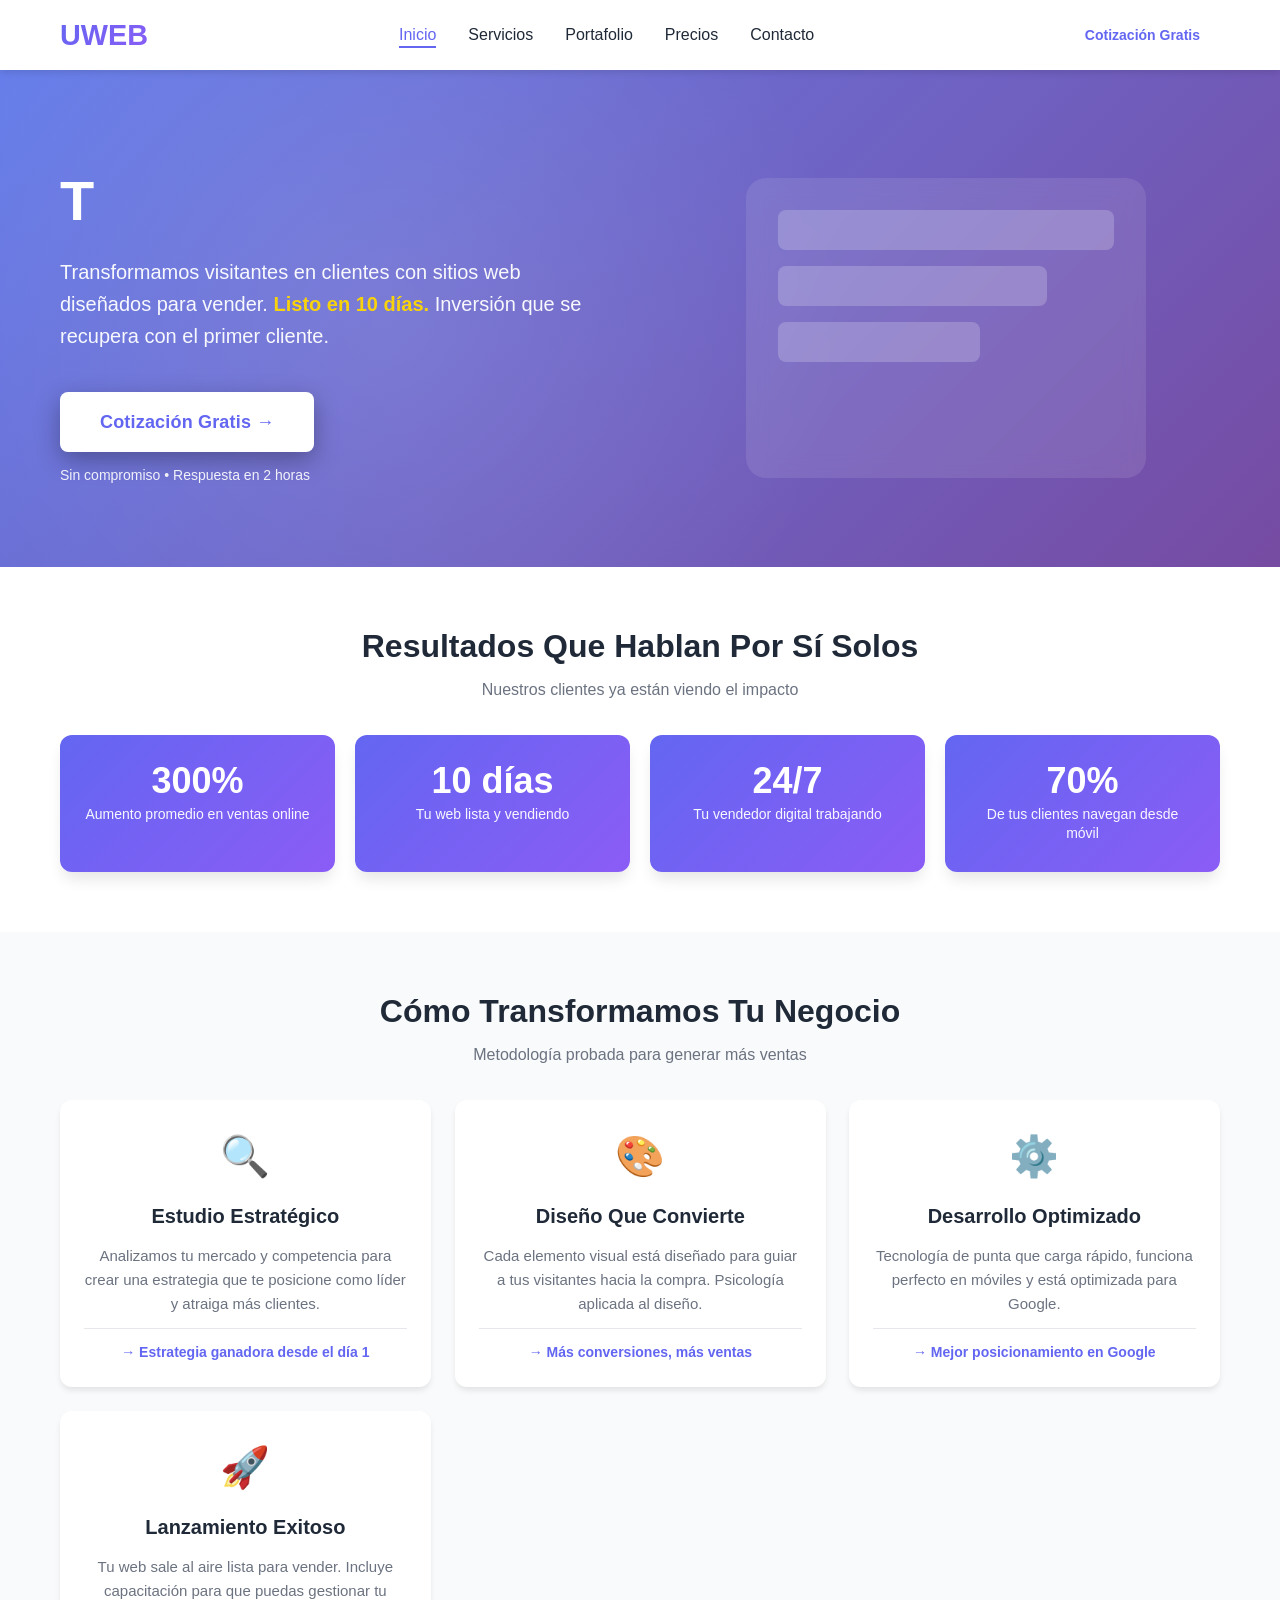
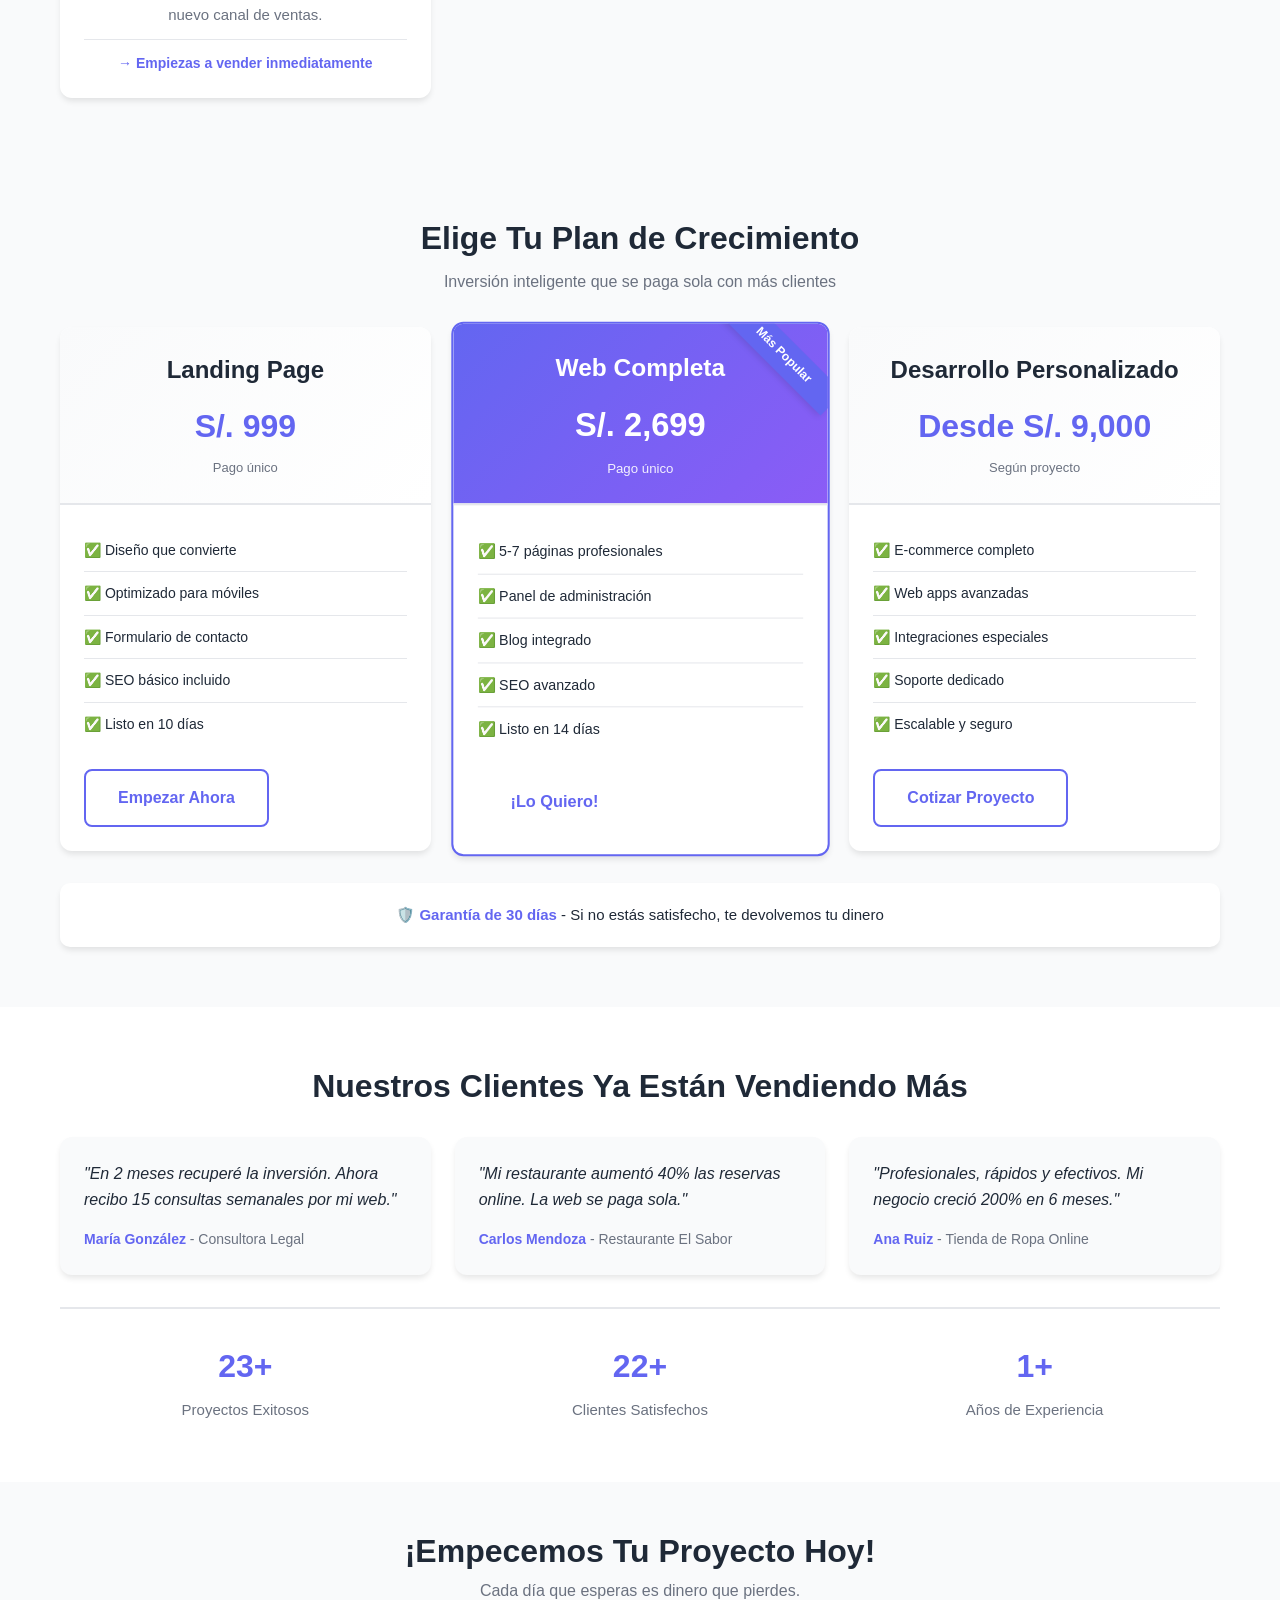
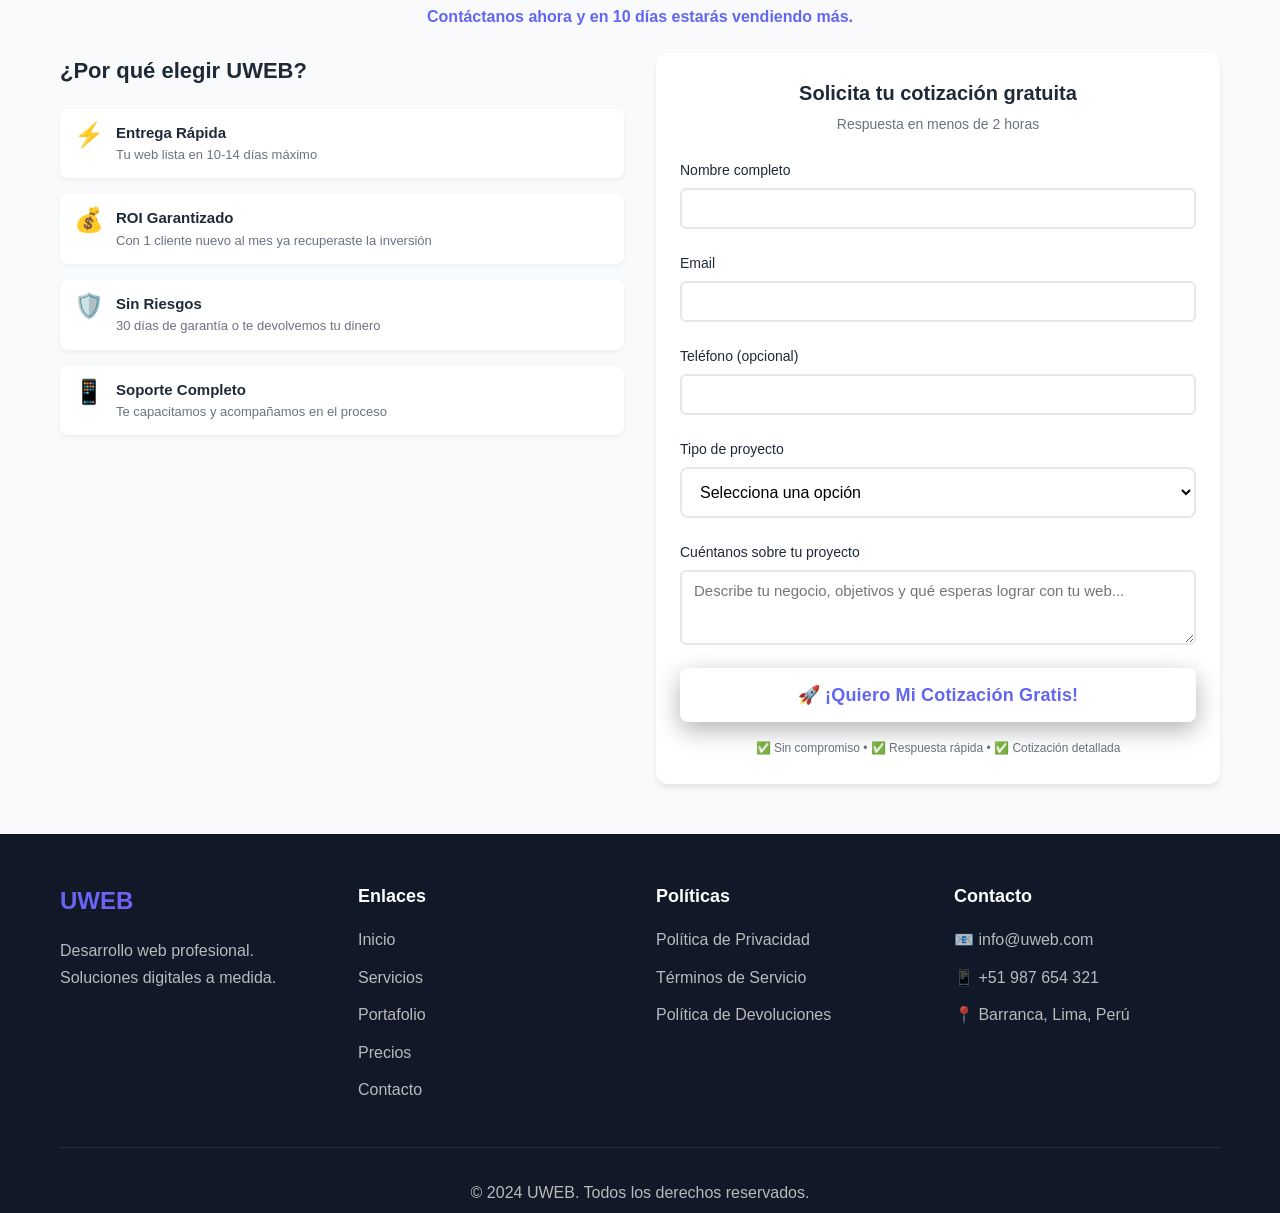
<file: index.html>
<!DOCTYPE html>
<html lang="es">
<head>
    <meta charset="UTF-8">
    <meta name="viewport" content="width=device-width, initial-scale=1.0">
    
    <!-- SEO Meta Tags -->
    <meta name="description" content="UWEB - Desarrollo web profesional en Perú. Creamos sitios web modernos, aplicaciones web y e-commerce. Servicios de calidad con garantía y soporte técnico.">
    <meta name="keywords" content="desarrollo web, diseño web, páginas web, aplicaciones web, e-commerce, SEO, Perú, Lima, Barranca, programación web, sitios web profesionales">
    <meta name="author" content="UWEB - Desarrollo Web Profesional">
    <meta name="robots" content="index, follow">
    <meta name="language" content="Spanish">
    <meta name="geo.region" content="PE-LIM">
    <meta name="geo.placename" content="Barranca, Lima, Perú">
    <meta name="geo.position" content="-10.75;-77.76">
    <meta name="ICBM" content="-10.75, -77.76">
    
    <!-- Open Graph Meta Tags -->
    <meta property="og:title" content="UWEB - Desarrollo Web Profesional en Perú">
    <meta property="og:description" content="Transformamos tus ideas en sitios web modernos y funcionales. Desarrollo web profesional con garantía de calidad y soporte técnico especializado.">
    <meta property="og:type" content="website">
    <meta property="og:url" content="https://uweb.com/">
    <meta property="og:image" content="https://uweb.com/assets/images/og-image.jpg">
    <meta property="og:image:alt" content="UWEB - Desarrollo Web Profesional">
    <meta property="og:site_name" content="UWEB">
    <meta property="og:locale" content="es_PE">
    
    <!-- Twitter Card Meta Tags -->
    <meta name="twitter:card" content="summary_large_image">
    <meta name="twitter:title" content="UWEB - Desarrollo Web Profesional en Perú">
    <meta name="twitter:description" content="Transformamos tus ideas en sitios web modernos y funcionales. Desarrollo web profesional con garantía de calidad.">
    <meta name="twitter:image" content="https://uweb.com/assets/images/og-image.jpg">
    <meta name="twitter:image:alt" content="UWEB - Desarrollo Web Profesional">
    
    <!-- Additional SEO Meta Tags -->
    <meta name="theme-color" content="#667eea">
    <meta name="msapplication-TileColor" content="#667eea">
    <meta name="apple-mobile-web-app-capable" content="yes">
    <meta name="apple-mobile-web-app-status-bar-style" content="default">
    <meta name="apple-mobile-web-app-title" content="UWEB">
    
    <title>UWEB - Desarrollo Web Profesional en Perú | Sitios Web Modernos</title>
    <link rel="canonical" href="https://uweb.com/">
    
    <!-- PWA Manifest -->
    <link rel="manifest" href="manifest.json">
    
    <!-- Preload critical resources -->
    <link rel="preload" href="styles.css" as="style">
    <link rel="preload" href="script.js" as="script">
    <link rel="preload" href="assets/data/projects.json" as="fetch" crossorigin="anonymous">
    <link rel="dns-prefetch" href="//fonts.googleapis.com">
    <link rel="dns-prefetch" href="//api.exchangerate-api.com">
    <link rel="dns-prefetch" href="//maps.googleapis.com">
    
    <link rel="stylesheet" href="styles.css">
</head>
<body>
    <!-- Header -->
    <header class="header">
        <nav class="nav container">
            <div class="nav__logo">
                <a href="index.html"><h1>UWEB</h1></a>
            </div>
            <ul class="nav__menu" id="nav-menu">
                <li class="nav__item">
                    <a href="#inicio" class="nav__link nav__link--active">Inicio</a>
                </li>
                <li class="nav__item">
                    <a href="servicios.html" class="nav__link">Servicios</a>
                </li>
                <li class="nav__item">
                    <a href="portafolio.html" class="nav__link">Portafolio</a>
                </li>
                <li class="nav__item">
                    <a href="precios.html" class="nav__link">Precios</a>
                </li>
                <li class="nav__item">
                    <a href="contacto.html" class="nav__link">Contacto</a>
                </li>
            </ul>
            <div class="nav__cta">
                <a href="#contacto" class="btn btn--primary btn--small">Cotización Gratis</a>
            </div>
            <div class="nav__toggle" id="nav-toggle">
                <span></span>
                <span></span>
                <span></span>
            </div>
        </nav>
    </header>

    <!-- Hero Section -->
    <section class="hero" id="inicio">
        <div class="hero__container container">
            <div class="hero__content">
                <h1 class="hero__title">
                    Tu Página Web que <span class="highlight">Aumenta Ventas 300%</span>
                </h1>
                <p class="hero__description">
                    Transformamos visitantes en clientes con sitios web diseñados para vender.
                    <strong>Listo en 10 días.</strong> Inversión que se recupera con el primer cliente.
                </p>
                <div class="hero__cta">
                    <a href="#contacto" class="btn btn--primary btn--cta">Cotización Gratis →</a>
                    <p class="hero__cta-note">Sin compromiso • Respuesta en 2 horas</p>
                </div>
            </div>
            <div class="hero__image">
                <div class="hero__illustration">
                    <div class="code-block"></div>
                    <div class="code-block"></div>
                    <div class="code-block"></div>
                </div>
            </div>
        </div>
    </section>

    <!-- Results Section -->
    <section class="results" id="resultados">
        <div class="container">
            <h2 class="section__title">Resultados Que Hablan Por Sí Solos</h2>
            <p class="section__subtitle">Nuestros clientes ya están viendo el impacto</p>
            <div class="results__grid">
                <div class="result__card">
                    <div class="result__number">300%</div>
                    <p class="result__description">Aumento promedio en ventas online</p>
                </div>
                <div class="result__card">
                    <div class="result__number">10 días</div>
                    <p class="result__description">Tu web lista y vendiendo</p>
                </div>
                <div class="result__card">
                    <div class="result__number">24/7</div>
                    <p class="result__description">Tu vendedor digital trabajando</p>
                </div>
                <div class="result__card">
                    <div class="result__number">70%</div>
                    <p class="result__description">De tus clientes navegan desde móvil</p>
                </div>
            </div>
        </div>
    </section>

    <!-- Services Section -->
    <section class="services" id="servicios">
        <div class="container">
            <h2 class="section__title">Cómo Transformamos Tu Negocio</h2>
            <p class="section__subtitle">Metodología probada para generar más ventas</p>
            <div class="services__grid">
                <div class="service__card">
                    <div class="service__icon">🔍</div>
                    <h3 class="service__title">Estudio Estratégico</h3>
                    <p class="service__description">
                        Analizamos tu mercado y competencia para crear una estrategia que te posicione como líder y atraiga más clientes.
                    </p>
                    <div class="service__benefit">→ Estrategia ganadora desde el día 1</div>
                </div>
                <div class="service__card">
                    <div class="service__icon">🎨</div>
                    <h3 class="service__title">Diseño Que Convierte</h3>
                    <p class="service__description">
                        Cada elemento visual está diseñado para guiar a tus visitantes hacia la compra. Psicología aplicada al diseño.
                    </p>
                    <div class="service__benefit">→ Más conversiones, más ventas</div>
                </div>
                <div class="service__card">
                    <div class="service__icon">⚙️</div>
                    <h3 class="service__title">Desarrollo Optimizado</h3>
                    <p class="service__description">
                        Tecnología de punta que carga rápido, funciona perfecto en móviles y está optimizada para Google.
                    </p>
                    <div class="service__benefit">→ Mejor posicionamiento en Google</div>
                </div>
                <div class="service__card">
                    <div class="service__icon">🚀</div>
                    <h3 class="service__title">Lanzamiento Exitoso</h3>
                    <p class="service__description">
                        Tu web sale al aire lista para vender. Incluye capacitación para que puedas gestionar tu nuevo canal de ventas.
                    </p>
                    <div class="service__benefit">→ Empiezas a vender inmediatamente</div>
                </div>
            </div>
        </div>
    </section>

    <!-- Plans Section -->
    <section class="plans" id="planes">
        <div class="container">
            <h2 class="section__title">Elige Tu Plan de Crecimiento</h2>
            <p class="section__subtitle">Inversión inteligente que se paga sola con más clientes</p>
            <div class="plans__grid">
                <div class="plan__card">
                    <div class="plan__header">
                        <h3 class="plan__title">Landing Page</h3>
                        <div class="plan__price">S/. 999</div>
                        <div class="plan__period">Pago único</div>
                    </div>
                    <div class="plan__features">
                        <div class="feature">✅ Diseño que convierte</div>
                        <div class="feature">✅ Optimizado para móviles</div>
                        <div class="feature">✅ Formulario de contacto</div>
                        <div class="feature">✅ SEO básico incluido</div>
                        <div class="feature">✅ Listo en 10 días</div>
                    </div>
                    <div class="plan__cta">
                        <a href="#contacto" class="btn btn--outline">Empezar Ahora</a>
                    </div>
                </div>
                <div class="plan__card plan__card--featured">
                    <div class="plan__badge">Más Popular</div>
                    <div class="plan__header">
                        <h3 class="plan__title">Web Completa</h3>
                        <div class="plan__price">S/. 2,699</div>
                        <div class="plan__period">Pago único</div>
                    </div>
                    <div class="plan__features">
                        <div class="feature">✅ 5-7 páginas profesionales</div>
                        <div class="feature">✅ Panel de administración</div>
                        <div class="feature">✅ Blog integrado</div>
                        <div class="feature">✅ SEO avanzado</div>
                        <div class="feature">✅ Listo en 14 días</div>
                    </div>
                    <div class="plan__cta">
                        <a href="#contacto" class="btn btn--primary">¡Lo Quiero!</a>
                    </div>
                </div>
                <div class="plan__card">
                    <div class="plan__header">
                        <h3 class="plan__title">Desarrollo Personalizado</h3>
                        <div class="plan__price">Desde S/. 9,000</div>
                        <div class="plan__period">Según proyecto</div>
                    </div>
                    <div class="plan__features">
                        <div class="feature">✅ E-commerce completo</div>
                        <div class="feature">✅ Web apps avanzadas</div>
                        <div class="feature">✅ Integraciones especiales</div>
                        <div class="feature">✅ Soporte dedicado</div>
                        <div class="feature">✅ Escalable y seguro</div>
                    </div>
                    <div class="plan__cta">
                        <a href="#contacto" class="btn btn--outline">Cotizar Proyecto</a>
                    </div>
                </div>
            </div>
            <div class="plans__guarantee">
                <p>🛡️ <strong>Garantía de 30 días</strong> - Si no estás satisfecho, te devolvemos tu dinero</p>
            </div>
        </div>
    </section>

    <!-- Social Proof Section -->
    <section class="social-proof" id="testimonios">
        <div class="container">
            <h2 class="section__title">Nuestros Clientes Ya Están Vendiendo Más</h2>
            <div class="testimonials__grid">
                <div class="testimonial__card">
                    <div class="testimonial__content">
                        "En 2 meses recuperé la inversión. Ahora recibo 15 consultas semanales por mi web."
                    </div>
                    <div class="testimonial__author">
                        <strong>María González</strong> - Consultora Legal
                    </div>
                </div>
                <div class="testimonial__card">
                    <div class="testimonial__content">
                        "Mi restaurante aumentó 40% las reservas online. La web se paga sola."
                    </div>
                    <div class="testimonial__author">
                        <strong>Carlos Mendoza</strong> - Restaurante El Sabor
                    </div>
                </div>
                <div class="testimonial__card">
                    <div class="testimonial__content">
                        "Profesionales, rápidos y efectivos. Mi negocio creció 200% en 6 meses."
                    </div>
                    <div class="testimonial__author">
                        <strong>Ana Ruiz</strong> - Tienda de Ropa Online
                    </div>
                </div>
            </div>
            <div class="stats__row">
                <div class="stat">
                    <h3 class="stat__number">100+</h3>
                    <p class="stat__label">Proyectos Exitosos</p>
                </div>
                <div class="stat">
                    <h3 class="stat__number">98%</h3>
                    <p class="stat__label">Clientes Satisfechos</p>
                </div>
                <div class="stat">
                    <h3 class="stat__number">5+</h3>
                    <p class="stat__label">Años de Experiencia</p>
                </div>
            </div>
        </div>
    </section>

    <!-- Contact Section -->
    <section class="contact" id="contacto">
        <div class="container">
            <div class="contact__header">
                <h2 class="section__title">¡Empecemos Tu Proyecto Hoy!</h2>
                <p class="section__subtitle">
                    Cada día que esperas es dinero que pierdes.<br>
                    <strong>Contáctanos ahora y en 10 días estarás vendiendo más.</strong>
                </p>
            </div>
            <div class="contact__content">
                <div class="contact__info">
                    <h3>¿Por qué elegir UWEB?</h3>
                    <div class="contact__benefits">
                        <div class="contact__benefit">
                            <span class="benefit__icon">⚡</span>
                            <div>
                                <strong>Entrega Rápida</strong>
                                <p>Tu web lista en 10-14 días máximo</p>
                            </div>
                        </div>
                        <div class="contact__benefit">
                            <span class="benefit__icon">💰</span>
                            <div>
                                <strong>ROI Garantizado</strong>
                                <p>Con 1 cliente nuevo al mes ya recuperaste la inversión</p>
                            </div>
                        </div>
                        <div class="contact__benefit">
                            <span class="benefit__icon">🛡️</span>
                            <div>
                                <strong>Sin Riesgos</strong>
                                <p>30 días de garantía o te devolvemos tu dinero</p>
                            </div>
                        </div>
                        <div class="contact__benefit">
                            <span class="benefit__icon">📱</span>
                            <div>
                                <strong>Soporte Completo</strong>
                                <p>Te capacitamos y acompañamos en el proceso</p>
                            </div>
                        </div>
                    </div>
                </div>
                <form class="contact__form" id="contact-form">
                    <div class="form__header">
                        <h3>Solicita tu cotización gratuita</h3>
                        <p>Respuesta en menos de 2 horas</p>
                    </div>
                    <div class="form__group">
                        <label for="name" class="form__label">Nombre completo</label>
                        <input type="text" id="name" name="name" class="form__input" required>
                    </div>
                    <div class="form__group">
                        <label for="email" class="form__label">Email</label>
                        <input type="email" id="email" name="email" class="form__input" required>
                    </div>
                    <div class="form__group">
                        <label for="phone" class="form__label">Teléfono (opcional)</label>
                        <input type="tel" id="phone" name="phone" class="form__input">
                    </div>
                    <div class="form__group">
                        <label for="project-type" class="form__label">Tipo de proyecto</label>
                        <select id="project-type" name="project-type" class="form__select" required>
                            <option value="">Selecciona una opción</option>
                            <option value="landing">Landing Page (S/. 999)</option>
                            <option value="multipage">Web Completa (S/. 2,699)</option>
                            <option value="custom">Desarrollo Personalizado</option>
                            <option value="consultation">Solo consulta</option>
                        </select>
                    </div>
                    <div class="form__group">
                        <label for="message" class="form__label">Cuéntanos sobre tu proyecto</label>
                        <textarea id="message" name="message" class="form__textarea" rows="3" 
                                  placeholder="Describe tu negocio, objetivos y qué esperas lograr con tu web..." required></textarea>
                    </div>
                    <button type="submit" class="btn btn--primary btn--full btn--cta">
                        🚀 ¡Quiero Mi Cotización Gratis!
                    </button>
                    <div class="form__footer">
                        <small>✅ Sin compromiso • ✅ Respuesta rápida • ✅ Cotización detallada</small>
                    </div>
                </form>
            </div>
        </div>
    </section>

    <!-- Footer -->
    <footer class="footer">
        <div class="container">
            <div class="footer__content">
                <div class="footer__section">
                    <h3 class="footer__title">UWEB</h3>
                    <p class="footer__description">
                        Desarrollo web profesional. Soluciones digitales a medida.
                    </p>
                </div>
                <div class="footer__section">
                    <h4 class="footer__subtitle">Enlaces</h4>
                    <ul class="footer__links">
                        <li><a href="index.html">Inicio</a></li>
                        <li><a href="servicios.html">Servicios</a></li>
                        <li><a href="portafolio.html">Portafolio</a></li>
                        <li><a href="precios.html">Precios</a></li>
                        <li><a href="contacto.html">Contacto</a></li>
                    </ul>
                </div>
                <div class="footer__section">
                    <h4 class="footer__subtitle">Políticas</h4>
                    <ul class="footer__links">
                        <li><a href="politicas/privacidad.html">Política de Privacidad</a></li>
                        <li><a href="politicas/terminos.html">Términos de Servicio</a></li>
                        <li><a href="politicas/devoluciones.html">Política de Devoluciones</a></li>
                    </ul>
                </div>
                <div class="footer__section">
                    <h4 class="footer__subtitle">Contacto</h4>
                    <ul class="footer__contact">
                        <li>📧 info@uweb.com</li>
                        <li>📱 +51 987 654 321</li>
                        <li>📍 Barranca, Lima, Perú</li>
                    </ul>
                </div>
            </div>
            <div class="footer__bottom">
                <p>&copy; 2024 UWEB. Todos los derechos reservados.</p>
            </div>
        </div>
    </footer>

    <!-- Structured Data (JSON-LD) -->
    <script type="application/ld+json">
    {
        "@context": "https://schema.org",
        "@type": "Organization",
        "name": "UWEB",
        "alternateName": "UWEB - Desarrollo Web Profesional",
        "url": "https://uweb.com",
        "logo": "https://uweb.com/assets/images/logo.png",
        "description": "Empresa de desarrollo web profesional especializada en sitios web modernos, aplicaciones web y e-commerce en Perú.",
        "address": {
            "@type": "PostalAddress",
            "streetAddress": "Barranca",
            "addressLocality": "Lima",
            "addressRegion": "Lima",
            "postalCode": "15169",
            "addressCountry": "PE"
        },
        "contactPoint": {
            "@type": "ContactPoint",
            "telephone": "+51-987-654-321",
            "contactType": "customer service",
            "email": "info@uweb.com",
            "availableLanguage": ["Spanish", "English"]
        },
        "sameAs": [
            "https://www.facebook.com/uweb.dev",
            "https://www.linkedin.com/company/uweb-dev",
            "https://github.com/uweb-dev"
        ],
        "foundingDate": "2019",
        "numberOfEmployees": "5-10",
        "areaServed": {
            "@type": "Country",
            "name": "Peru"
        },
        "serviceType": [
            "Web Development",
            "Web Design",
            "E-commerce Development",
            "SEO Services",
            "Web Maintenance"
        ],
        "priceRange": "$500-$10000"
    }
    </script>

    <script type="application/ld+json">
    {
        "@context": "https://schema.org",
        "@type": "WebSite",
        "name": "UWEB - Desarrollo Web Profesional",
        "url": "https://uweb.com",
        "description": "Sitio web oficial de UWEB, empresa de desarrollo web profesional en Perú.",
        "publisher": {
            "@type": "Organization",
            "name": "UWEB"
        },
        "potentialAction": {
            "@type": "SearchAction",
            "target": "https://uweb.com/search?q={search_term_string}",
            "query-input": "required name=search_term_string"
        },
        "inLanguage": "es-PE"
    }
    </script>

    <script type="application/ld+json">
    {
        "@context": "https://schema.org",
        "@type": "Service",
        "name": "Desarrollo Web Profesional",
        "description": "Servicios completos de desarrollo web incluyendo diseño, programación, SEO y mantenimiento de sitios web.",
        "provider": {
            "@type": "Organization",
            "name": "UWEB"
        },
        "areaServed": {
            "@type": "Country",
            "name": "Peru"
        },
        "hasOfferCatalog": {
            "@type": "OfferCatalog",
            "name": "Servicios de Desarrollo Web",
            "itemListElement": [
                {
                    "@type": "Offer",
                    "itemOffered": {
                        "@type": "Service",
                        "name": "Landing Page / OnePage",
                        "description": "Desarrollo de páginas web de una sola página optimizadas para conversión"
                    }
                },
                {
                    "@type": "Offer",
                    "itemOffered": {
                        "@type": "Service",
                        "name": "Sitio Web Multipage",
                        "description": "Desarrollo de sitios web corporativos con múltiples páginas y CMS"
                    }
                },
                {
                    "@type": "Offer",
                    "itemOffered": {
                        "@type": "Service",
                        "name": "E-commerce",
                        "description": "Desarrollo de tiendas online completas con carrito de compras y pasarela de pagos"
                    }
                }
            ]
        }
    }
    </script>

    <script src="script.js"></script>
</body>
</html>
</file>
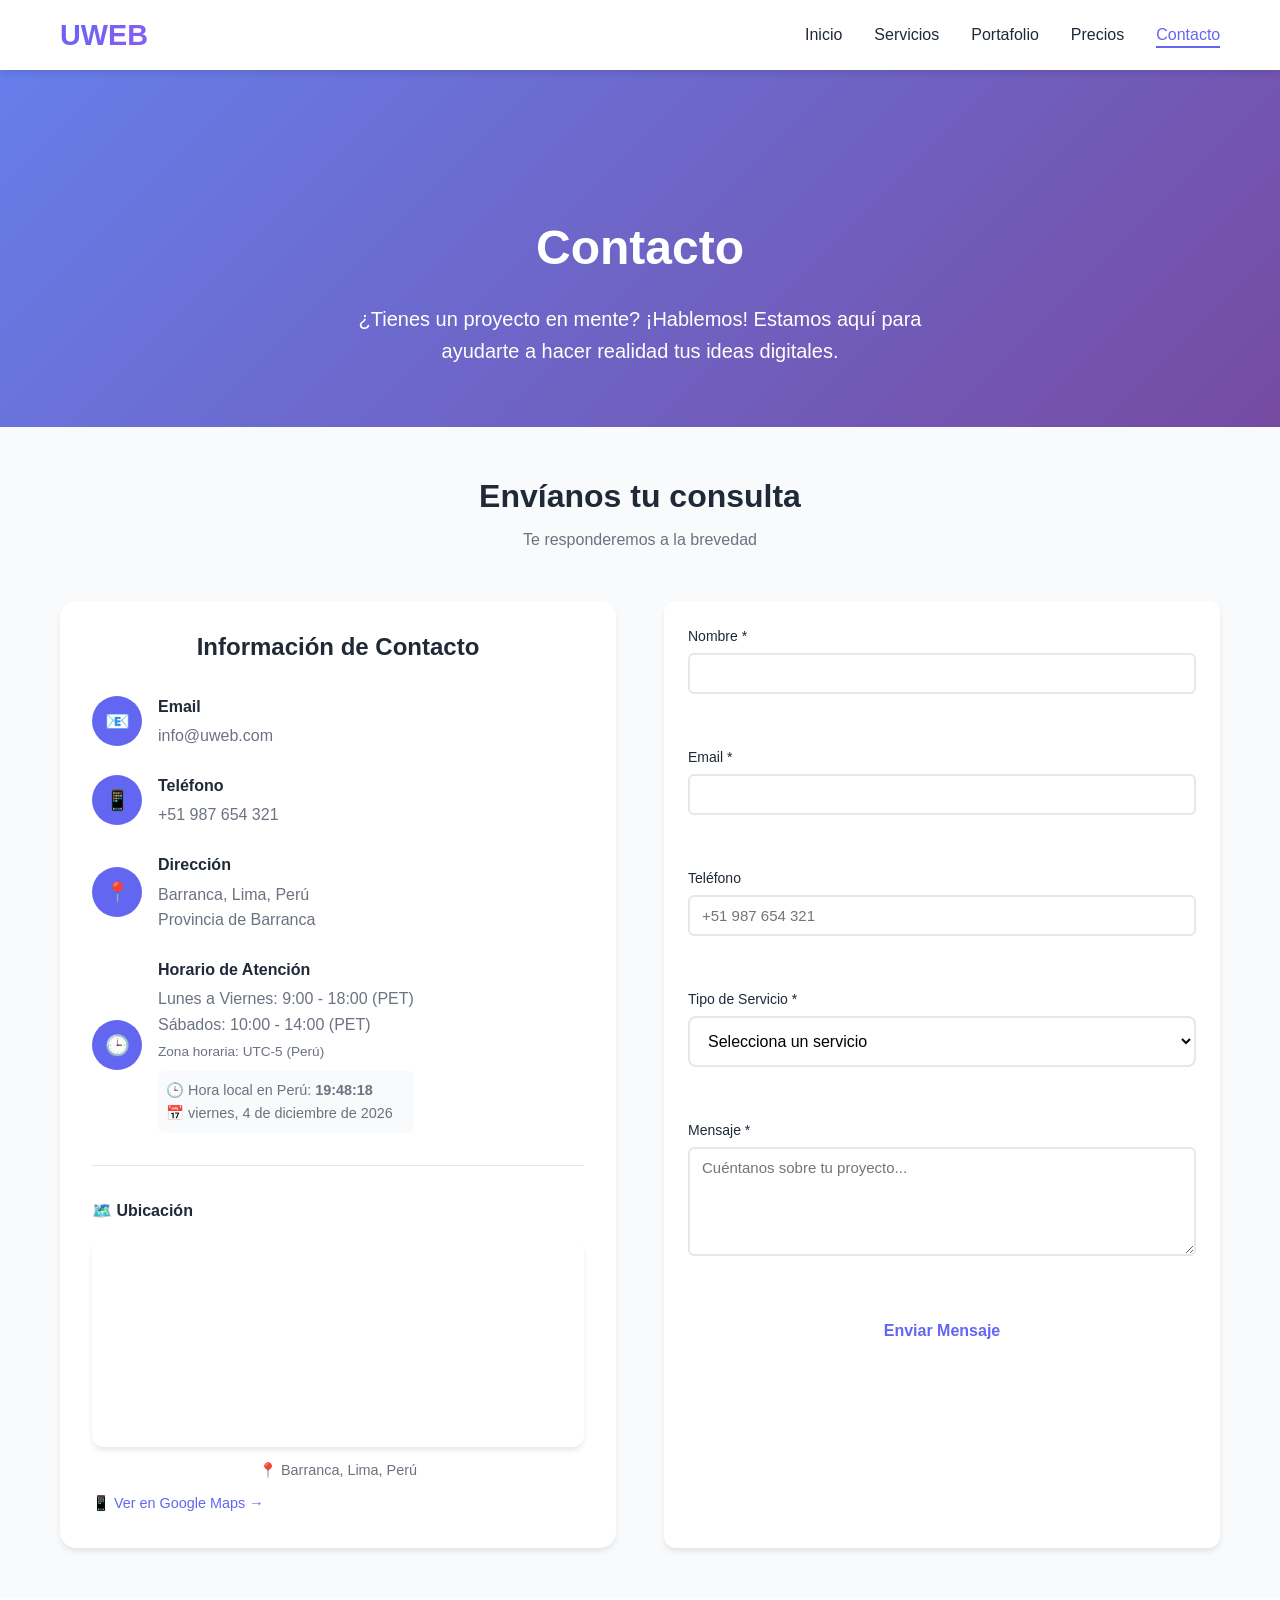
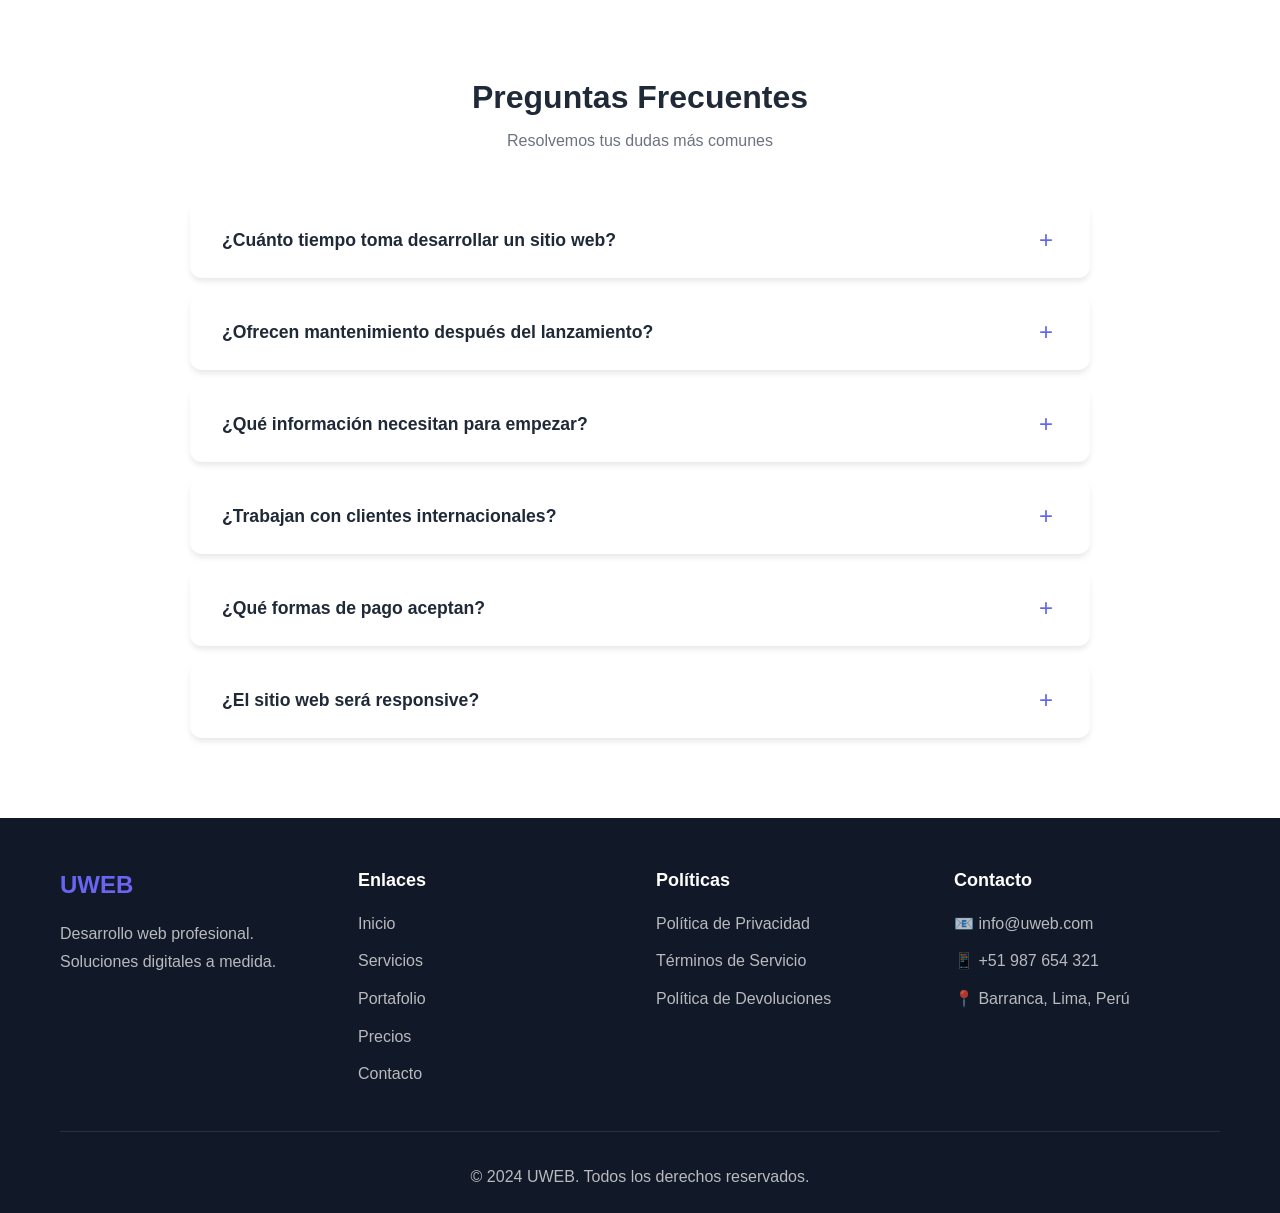
<file: contacto.html>
<!DOCTYPE html>
<html lang="es">
<head>
    <meta charset="UTF-8">
    <meta name="viewport" content="width=device-width, initial-scale=1.0">
    
    <!-- SEO Meta Tags -->
    <meta name="description" content="Contacta con UWEB para tu proyecto de desarrollo web. Formulario de contacto, información de ubicación en Barranca, Lima y horarios de atención. Respuesta garantizada en 24 horas.">
    <meta name="keywords" content="contacto UWEB, desarrollo web Perú, cotización web, consulta desarrollo web, Barranca Lima, contacto programador web">
    <meta name="author" content="UWEB - Desarrollo Web Profesional">
    <meta name="robots" content="index, follow">
    <meta name="language" content="Spanish">
    <meta name="geo.region" content="PE-LIM">
    <meta name="geo.placename" content="Barranca, Lima, Perú">
    
    <!-- Open Graph Meta Tags -->
    <meta property="og:title" content="Contacto - UWEB | Desarrollo Web Profesional">
    <meta property="og:description" content="¿Tienes un proyecto en mente? Contáctanos para una consulta gratuita. Desarrollo web profesional en Perú con garantía de calidad.">
    <meta property="og:type" content="website">
    <meta property="og:url" content="https://uweb.com/contacto.html">
    <meta property="og:image" content="https://uweb.com/assets/images/og-contacto.jpg">
    <meta property="og:image:alt" content="Formulario de contacto UWEB">
    <meta property="og:site_name" content="UWEB">
    <meta property="og:locale" content="es_PE">
    
    <!-- Twitter Card Meta Tags -->
    <meta name="twitter:card" content="summary_large_image">
    <meta name="twitter:title" content="Contacto - UWEB | Desarrollo Web Profesional">
    <meta name="twitter:description" content="¿Tienes un proyecto en mente? Contáctanos para una consulta gratuita. Desarrollo web profesional en Perú.">
    <meta name="twitter:image" content="https://uweb.com/assets/images/og-contacto.jpg">
    
    <title>Contacto - UWEB | Desarrollo Web Profesional en Perú</title>
    <link rel="canonical" href="https://uweb.com/contacto.html">
    
    <!-- PWA Manifest -->
    <link rel="manifest" href="manifest.json">
    
    <!-- Preload critical resources -->
    <link rel="preload" href="styles.css" as="style">
    <link rel="preload" href="script.js" as="script">
    <link rel="dns-prefetch" href="//fonts.googleapis.com">
    <link rel="dns-prefetch" href="//maps.googleapis.com">
    
    <link rel="stylesheet" href="styles.css">
</head>
<body>
    <!-- Header -->
    <header class="header">
        <nav class="nav container">
            <div class="nav__logo">
                <a href="index.html"><h1>UWEB</h1></a>
            </div>
            <ul class="nav__menu" id="nav-menu">
                <li class="nav__item">
                    <a href="index.html" class="nav__link">Inicio</a>
                </li>
                <li class="nav__item">
                    <a href="servicios.html" class="nav__link">Servicios</a>
                </li>
                <li class="nav__item">
                    <a href="portafolio.html" class="nav__link">Portafolio</a>
                </li>
                <li class="nav__item">
                    <a href="precios.html" class="nav__link">Precios</a>
                </li>
                <li class="nav__item">
                    <a href="contacto.html" class="nav__link nav__link--active">Contacto</a>
                </li>
            </ul>
            <div class="nav__toggle" id="nav-toggle">
                <span></span>
                <span></span>
                <span></span>
            </div>
        </nav>
    </header>

    <!-- Contact Hero -->
    <section class="contact-hero">
        <div class="container">
            <div class="contact-hero__content">
                <h1 class="contact-hero__title">Contacto</h1>
                <p class="contact-hero__description">
                    ¿Tienes un proyecto en mente? ¡Hablemos! Estamos aquí para ayudarte a hacer realidad tus ideas digitales.
                </p>
            </div>
        </div>
    </section>

    <!-- Contact Section -->
    <section class="contact">
        <div class="container">
            <h2 class="section__title">Envíanos tu consulta</h2>
            <p class="section__subtitle">Te responderemos a la brevedad</p>
            
            <div class="contact-grid">
                <!-- Contact Information -->
                <div class="contact-info-card">
                    <h3 class="section__title" style="font-size: 1.5rem; margin-bottom: 2rem;">Información de Contacto</h3>
                    
                    <div class="contact-info-item">
                        <div class="contact-info-icon">
                            📧
                        </div>
                        <div class="contact-info-text">
                            <h4>Email</h4>
                            <p>info@uweb.com</p>
                        </div>
                    </div>
                    
                    <div class="contact-info-item">
                        <div class="contact-info-icon">
                            📱
                        </div>
                        <div class="contact-info-text">
                            <h4>Teléfono</h4>
                            <p>+51 987 654 321</p>
                        </div>
                    </div>
                    
                    <div class="contact-info-item">
                        <div class="contact-info-icon">
                            📍
                        </div>
                        <div class="contact-info-text">
                            <h4>Dirección</h4>
                            <p>Barranca, Lima, Perú<br>Provincia de Barranca</p>
                        </div>
                    </div>
                    
                    <div class="contact-info-item">
                        <div class="contact-info-icon">
                            🕒
                        </div>
                        <div class="contact-info-text">
                            <h4>Horario de Atención</h4>
                            <p>Lunes a Viernes: 9:00 - 18:00 (PET)<br>Sábados: 10:00 - 14:00 (PET)</p>
                            <small style="color: var(--text-light); font-size: 0.85rem;">Zona horaria: UTC-5 (Perú)</small>
                            <div class="local-time" style="margin-top: 0.5rem; padding: 0.5rem; background: var(--bg-light); border-radius: 6px;">
                                Cargando hora local...
                            </div>
                        </div>
                    </div>
                    
                    <!-- Mapa de ubicación -->
                    <div class="map-container">
                        <h4>🗺️ Ubicación</h4>
                        <div class="map-embed">
                            <iframe 
                                src="https://www.google.com/maps/embed?pb=!1m18!1m12!1m3!1d62418.89394989!2d-77.76!3d-10.75!2m3!1f0!2f0!3f0!3m2!1i1024!2i768!4f13.1!3m3!1m2!1s0x9148c0b7e5c8b5b5%3A0x8b5b5b5b5b5b5b5b!2sBarranca%2C%20Peru!5e0!3m2!1sen!2spe!4v1699999999999!5m2!1sen!2spe" 
                                width="100%" 
                                height="200" 
                                frameborder="0" 
                                scrolling="no" 
                                marginheight="0" 
                                marginwidth="0"
                                title="Ubicación de UWEB en Barranca, Lima, Perú"
                                loading="lazy"
                                allowfullscreen>
                            </iframe>
                        </div>
                        <p class="map-note">📍 Barranca, Lima, Perú</p>
                        <div style="margin-top: 0.5rem;">
                            <a href="https://maps.app.goo.gl/dyazULGEpCEp6um89" target="_blank" rel="noopener" style="color: var(--primary-color); text-decoration: none; font-size: 0.9rem;">
                                📱 Ver en Google Maps →
                            </a>
                        </div>
                    </div>
                </div>
                
                <!-- Contact Form -->
                <form class="contact__form" id="contact-form">
                <div class="form__group">
                    <label for="name" class="form__label">Nombre *</label>
                    <input type="text" id="name" name="name" class="form__input" required>
                    <div class="field-error-container"></div>
                </div>
                <div class="form__group">
                    <label for="email" class="form__label">Email *</label>
                    <input type="email" id="email" name="email" class="form__input" required>
                    <div class="field-error-container"></div>
                </div>
                <div class="form__group">
                    <label for="phone" class="form__label">Teléfono</label>
                    <input type="tel" id="phone" name="phone" class="form__input" placeholder="+51 987 654 321">
                    <div class="field-error-container"></div>
                </div>
                <div class="form__group">
                    <label for="service-type" class="form__label">Tipo de Servicio *</label>
                    <select id="service-type" name="serviceType" class="form__select" required>
                        <option value="">Selecciona un servicio</option>
                        <option value="estudio">Estudio - Análisis y estrategia</option>
                        <option value="diseno">Diseño - UI/UX y prototipado</option>
                        <option value="construccion">Construcción - Desarrollo web</option>
                        <option value="despliegue">Despliegue - Lanzamiento y hosting</option>
                        <option value="completo">Proyecto completo (4 etapas)</option>
                        <option value="other">Otro</option>
                    </select>
                    <div class="field-error-container"></div>
                </div>
                <div class="form__group">
                    <label for="message" class="form__label">Mensaje *</label>
                    <textarea id="message" name="message" class="form__textarea" rows="5" required placeholder="Cuéntanos sobre tu proyecto..."></textarea>
                    <div class="field-error-container"></div>
                </div>
                <div class="form__status" id="form-status"></div>
                <button type="submit" class="btn btn--primary btn--full" id="submit-btn">
                    <span class="btn-text">Enviar Mensaje</span>
                    <span class="btn-loading" style="display: none;">
                        <span class="spinner"></span>
                        Enviando...
                    </span>
                </button>
            </form>
            </div>
        </div>
    </section>

    <!-- FAQ Section -->
    <section class="contact-faq">
        <div class="container">
            <h2 class="section__title">Preguntas Frecuentes</h2>
            <p class="section__subtitle">Resolvemos tus dudas más comunes</p>
            
            <div class="faq-grid">
                <div class="faq-item">
                    <button class="faq-question" type="button" aria-expanded="false">
                        <span>¿Cuánto tiempo toma desarrollar un sitio web?</span>
                        <span class="faq-icon">+</span>
                    </button>
                    <div class="faq-answer">
                        <p>El tiempo de desarrollo varía según la complejidad del proyecto. Un sitio web básico puede tomar 2-4 semanas, mientras que proyectos más complejos como e-commerce pueden requerir 6-12 semanas.</p>
                    </div>
                </div>

                <div class="faq-item">
                    <button class="faq-question" type="button" aria-expanded="false">
                        <span>¿Ofrecen mantenimiento después del lanzamiento?</span>
                        <span class="faq-icon">+</span>
                    </button>
                    <div class="faq-answer">
                        <p>Sí, ofrecemos planes de mantenimiento que incluyen actualizaciones de seguridad, copias de seguridad, soporte técnico y actualizaciones de contenido según tus necesidades.</p>
                    </div>
                </div>

                <div class="faq-item">
                    <button class="faq-question" type="button" aria-expanded="false">
                        <span>¿Qué información necesitan para empezar?</span>
                        <span class="faq-icon">+</span>
                    </button>
                    <div class="faq-answer">
                        <p>Necesitamos conocer tus objetivos, público objetivo, funcionalidades deseadas, referencias visuales y cualquier contenido existente. También es útil saber tu presupuesto y timeline.</p>
                    </div>
                </div>

                <div class="faq-item">
                    <button class="faq-question" type="button" aria-expanded="false">
                        <span>¿Trabajan con clientes internacionales?</span>
                        <span class="faq-icon">+</span>
                    </button>
                    <div class="faq-answer">
                        <p>Absolutamente. Trabajamos con clientes de todo el mundo. Nos comunicamos en español e inglés y adaptamos nuestros horarios para facilitar la colaboración.</p>
                    </div>
                </div>

                <div class="faq-item">
                    <button class="faq-question" type="button" aria-expanded="false">
                        <span>¿Qué formas de pago aceptan?</span>
                        <span class="faq-icon">+</span>
                    </button>
                    <div class="faq-answer">
                        <p>Aceptamos transferencias bancarias, PayPal y tarjetas de crédito. Trabajamos con un sistema de pagos por hitos del proyecto para mayor transparencia.</p>
                    </div>
                </div>

                <div class="faq-item">
                    <button class="faq-question" type="button" aria-expanded="false">
                        <span>¿El sitio web será responsive?</span>
                        <span class="faq-icon">+</span>
                    </button>
                    <div class="faq-answer">
                        <p>Todos nuestros sitios web son completamente responsive y se adaptan perfectamente a móviles, tablets y desktop. También optimizamos la velocidad de carga.</p>
                    </div>
                </div>
            </div>
        </div>
    </section>

    <!-- Footer -->
    <footer class="footer">
        <div class="container">
            <div class="footer__content">
                <div class="footer__section">
                    <h3 class="footer__title">UWEB</h3>
                    <p class="footer__description">
                        Desarrollo web profesional. Soluciones digitales a medida.
                    </p>
                </div>
                <div class="footer__section">
                    <h4 class="footer__subtitle">Enlaces</h4>
                    <ul class="footer__links">
                        <li><a href="index.html">Inicio</a></li>
                        <li><a href="servicios.html">Servicios</a></li>
                        <li><a href="portafolio.html">Portafolio</a></li>
                        <li><a href="precios.html">Precios</a></li>
                        <li><a href="contacto.html">Contacto</a></li>
                    </ul>
                </div>
                <div class="footer__section">
                    <h4 class="footer__subtitle">Políticas</h4>
                    <ul class="footer__links">
                        <li><a href="politicas/privacidad.html">Política de Privacidad</a></li>
                        <li><a href="politicas/terminos.html">Términos de Servicio</a></li>
                        <li><a href="politicas/devoluciones.html">Política de Devoluciones</a></li>
                    </ul>
                </div>
                <div class="footer__section">
                    <h4 class="footer__subtitle">Contacto</h4>
                    <ul class="footer__contact">
                        <li>📧 info@uweb.com</li>
                        <li>📱 +51 987 654 321</li>
                        <li>📍 Barranca, Lima, Perú</li>
                    </ul>
                </div>
            </div>
            <div class="footer__bottom">
                <p>&copy; 2024 UWEB. Todos los derechos reservados.</p>
            </div>
        </div>
    </footer>

    <!-- Structured Data (JSON-LD) -->
    <script type="application/ld+json">
    {
        "@context": "https://schema.org",
        "@type": "ContactPage",
        "name": "Contacto - UWEB",
        "description": "Página de contacto de UWEB para consultas sobre desarrollo web profesional",
        "url": "https://uweb.com/contacto.html",
        "mainEntity": {
            "@type": "Organization",
            "name": "UWEB",
            "contactPoint": {
                "@type": "ContactPoint",
                "telephone": "+51-987-654-321",
                "contactType": "customer service",
                "email": "info@uweb.com",
                "availableLanguage": ["Spanish", "English"],
                "hoursAvailable": {
                    "@type": "OpeningHoursSpecification",
                    "dayOfWeek": ["Monday", "Tuesday", "Wednesday", "Thursday", "Friday"],
                    "opens": "09:00",
                    "closes": "18:00"
                }
            },
            "address": {
                "@type": "PostalAddress",
                "streetAddress": "Barranca",
                "addressLocality": "Lima",
                "addressRegion": "Lima",
                "addressCountry": "PE"
            }
        }
    }
    </script>

    <script type="application/ld+json">
    {
        "@context": "https://schema.org",
        "@type": "FAQPage",
        "mainEntity": [
            {
                "@type": "Question",
                "name": "¿Cuánto tiempo toma desarrollar un sitio web?",
                "acceptedAnswer": {
                    "@type": "Answer",
                    "text": "El tiempo de desarrollo varía según la complejidad del proyecto. Un sitio web básico puede tomar 2-4 semanas, mientras que proyectos más complejos como e-commerce pueden requerir 6-12 semanas."
                }
            },
            {
                "@type": "Question",
                "name": "¿Ofrecen mantenimiento después del lanzamiento?",
                "acceptedAnswer": {
                    "@type": "Answer",
                    "text": "Sí, ofrecemos planes de mantenimiento que incluyen actualizaciones de seguridad, copias de seguridad, soporte técnico y actualizaciones de contenido según tus necesidades."
                }
            },
            {
                "@type": "Question",
                "name": "¿Qué información necesitan para empezar?",
                "acceptedAnswer": {
                    "@type": "Answer",
                    "text": "Necesitamos conocer tus objetivos, público objetivo, funcionalidades deseadas, referencias visuales y cualquier contenido existente. También es útil saber tu presupuesto y timeline."
                }
            }
        ]
    }
    </script>

    <script src="script.js"></script>
</body>
</html>
</file>
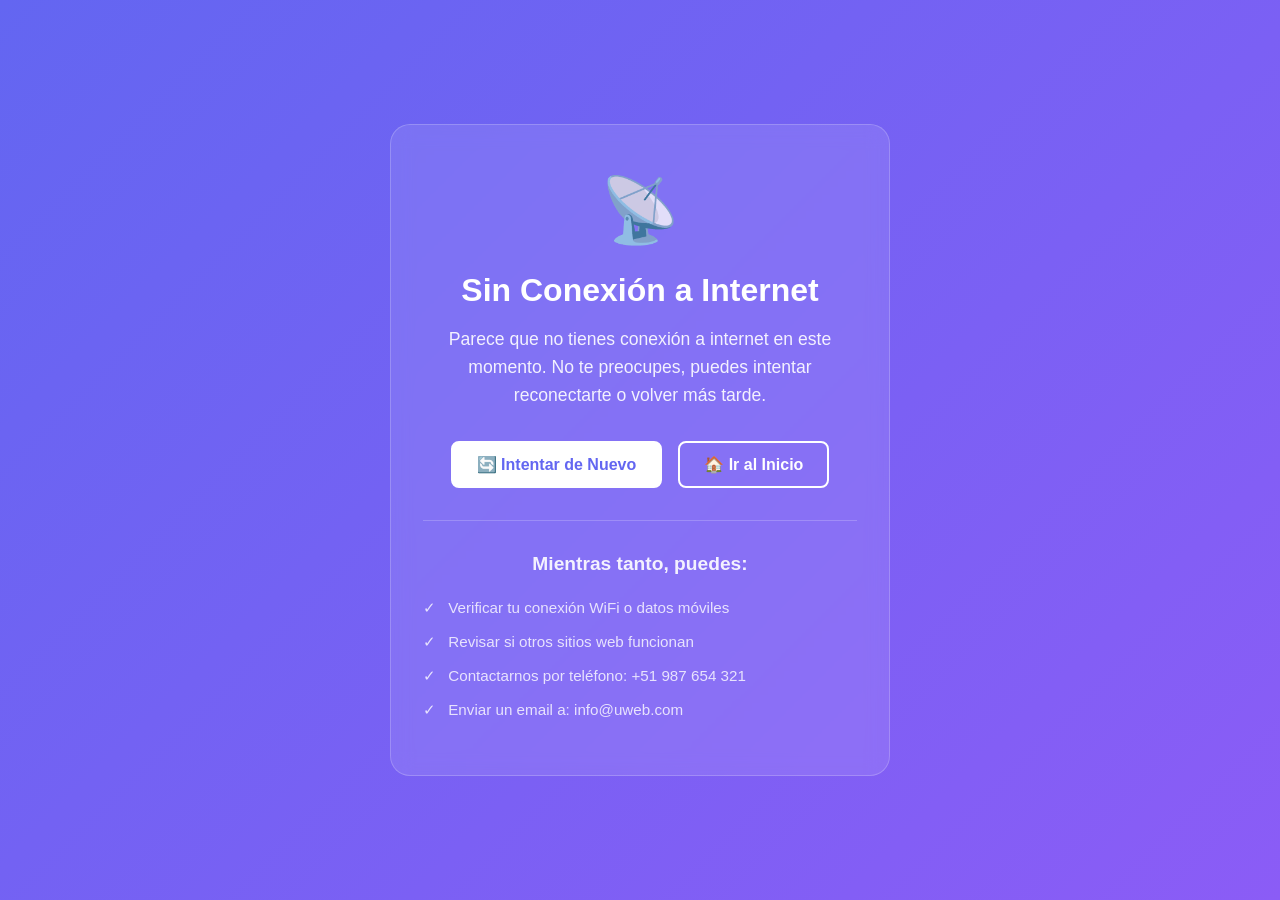
<file: offline.html>
<!DOCTYPE html>
<html lang="es">
<head>
    <meta charset="UTF-8">
    <meta name="viewport" content="width=device-width, initial-scale=1.0">
    <title>Sin Conexión - UWEB</title>
    <style>
        :root {
            --primary-color: #6366f1;
            --text-color: #1f2937;
            --text-light: #6b7280;
            --bg-color: #ffffff;
            --bg-light: #f9fafb;
        }
        
        * {
            margin: 0;
            padding: 0;
            box-sizing: border-box;
        }
        
        body {
            font-family: -apple-system, BlinkMacSystemFont, 'Segoe UI', 'Roboto', sans-serif;
            background: linear-gradient(135deg, var(--primary-color) 0%, #8b5cf6 100%);
            min-height: 100vh;
            display: flex;
            align-items: center;
            justify-content: center;
            color: white;
            text-align: center;
            padding: 2rem;
        }
        
        .offline-container {
            max-width: 500px;
            background: rgba(255, 255, 255, 0.1);
            backdrop-filter: blur(10px);
            border-radius: 20px;
            padding: 3rem 2rem;
            border: 1px solid rgba(255, 255, 255, 0.2);
        }
        
        .offline-icon {
            font-size: 4rem;
            margin-bottom: 1.5rem;
            opacity: 0.8;
        }
        
        .offline-title {
            font-size: 2rem;
            font-weight: 700;
            margin-bottom: 1rem;
        }
        
        .offline-message {
            font-size: 1.1rem;
            line-height: 1.6;
            opacity: 0.9;
            margin-bottom: 2rem;
        }
        
        .offline-actions {
            display: flex;
            gap: 1rem;
            justify-content: center;
            flex-wrap: wrap;
        }
        
        .btn {
            padding: 0.75rem 1.5rem;
            border: 2px solid white;
            background: transparent;
            color: white;
            text-decoration: none;
            border-radius: 8px;
            font-weight: 600;
            transition: all 0.3s ease;
            cursor: pointer;
            font-size: 1rem;
        }
        
        .btn:hover {
            background: white;
            color: var(--primary-color);
        }
        
        .btn--primary {
            background: white;
            color: var(--primary-color);
        }
        
        .btn--primary:hover {
            background: transparent;
            color: white;
        }
        
        .offline-tips {
            margin-top: 2rem;
            padding-top: 2rem;
            border-top: 1px solid rgba(255, 255, 255, 0.2);
        }
        
        .offline-tips h3 {
            font-size: 1.2rem;
            margin-bottom: 1rem;
            opacity: 0.9;
        }
        
        .offline-tips ul {
            list-style: none;
            text-align: left;
        }
        
        .offline-tips li {
            padding: 0.5rem 0;
            opacity: 0.8;
            font-size: 0.95rem;
        }
        
        .offline-tips li::before {
            content: "✓ ";
            margin-right: 0.5rem;
        }
        
        @media (max-width: 480px) {
            .offline-container {
                padding: 2rem 1.5rem;
            }
            
            .offline-title {
                font-size: 1.75rem;
            }
            
            .offline-actions {
                flex-direction: column;
            }
        }
    </style>
</head>
<body>
    <div class="offline-container">
        <div class="offline-icon">📡</div>
        <h1 class="offline-title">Sin Conexión a Internet</h1>
        <p class="offline-message">
            Parece que no tienes conexión a internet en este momento. 
            No te preocupes, puedes intentar reconectarte o volver más tarde.
        </p>
        
        <div class="offline-actions">
            <button class="btn btn--primary" onclick="window.location.reload()">
                🔄 Intentar de Nuevo
            </button>
            <a href="/" class="btn">
                🏠 Ir al Inicio
            </a>
        </div>
        
        <div class="offline-tips">
            <h3>Mientras tanto, puedes:</h3>
            <ul>
                <li>Verificar tu conexión WiFi o datos móviles</li>
                <li>Revisar si otros sitios web funcionan</li>
                <li>Contactarnos por teléfono: +51 987 654 321</li>
                <li>Enviar un email a: info@uweb.com</li>
            </ul>
        </div>
    </div>
    
    <script>
        // Check for connection and auto-reload
        function checkConnection() {
            if (navigator.onLine) {
                window.location.reload();
            }
        }
        
        // Listen for connection changes
        window.addEventListener('online', checkConnection);
        
        // Check connection every 30 seconds
        setInterval(checkConnection, 30000);
        
        // Add keyboard navigation
        document.addEventListener('keydown', (e) => {
            if (e.key === 'Enter' || e.key === ' ') {
                const focusedElement = document.activeElement;
                if (focusedElement.classList.contains('btn')) {
                    focusedElement.click();
                }
            }
        });
    </script>
</body>
</html>
</file>
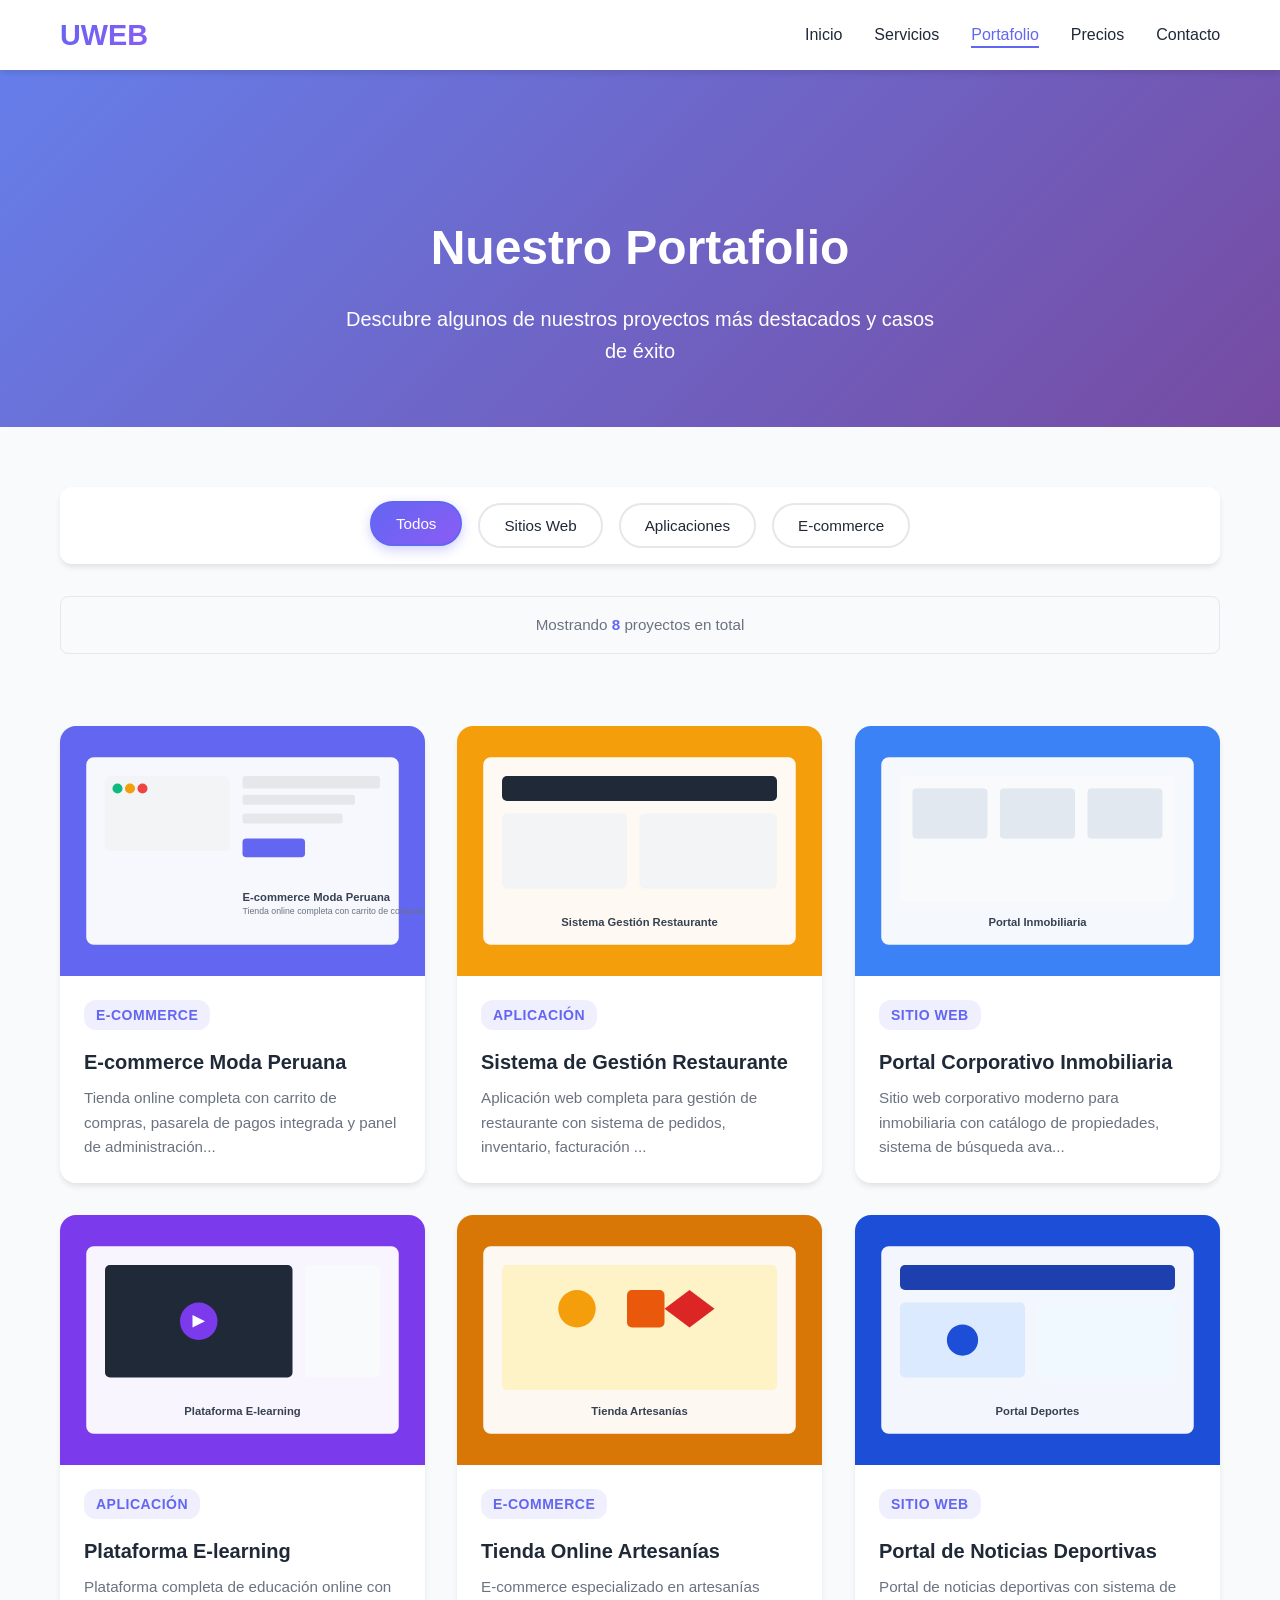
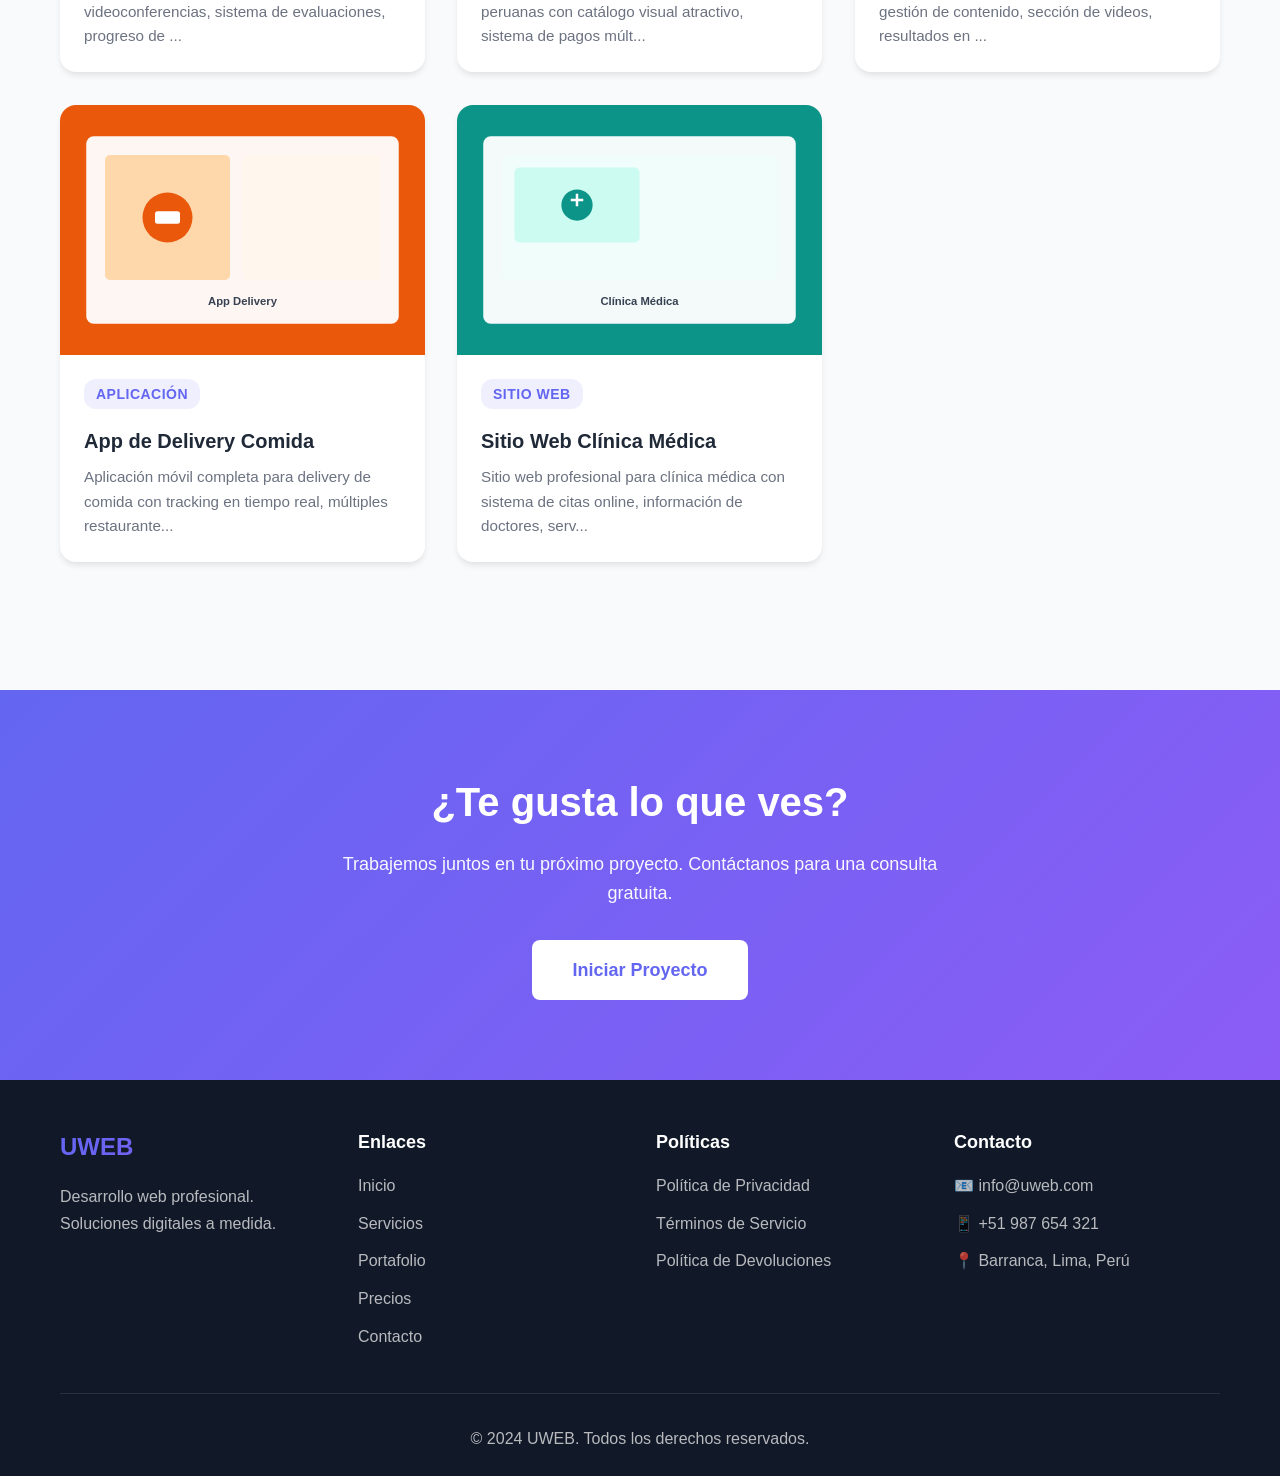
<file: portafolio.html>
<!DOCTYPE html>
<html lang="es">
<head>
    <meta charset="UTF-8">
    <meta name="viewport" content="width=device-width, initial-scale=1.0">
    
    <!-- SEO Meta Tags -->
    <meta name="description" content="Portafolio de UWEB - Casos de éxito en desarrollo web. Proyectos de sitios web, aplicaciones web y e-commerce realizados en Perú. Testimonios reales de clientes satisfechos.">
    <meta name="keywords" content="portafolio desarrollo web, casos éxito web, proyectos web Perú, ejemplos sitios web, trabajos desarrollo web, referencias web">
    <meta name="author" content="UWEB - Desarrollo Web Profesional">
    <meta name="robots" content="index, follow">
    <meta name="language" content="Spanish">
    
    <!-- Open Graph Meta Tags -->
    <meta property="og:title" content="Portafolio - UWEB | Casos de Éxito en Desarrollo Web">
    <meta property="og:description" content="Descubre nuestros proyectos destacados y casos de éxito. Sitios web, aplicaciones y e-commerce desarrollados con calidad profesional.">
    <meta property="og:type" content="website">
    <meta property="og:url" content="https://uweb.com/portafolio.html">
    <meta property="og:image" content="https://uweb.com/assets/images/og-portafolio.jpg">
    <meta property="og:image:alt" content="Portafolio de proyectos UWEB">
    <meta property="og:site_name" content="UWEB">
    <meta property="og:locale" content="es_PE">
    
    <!-- Twitter Card Meta Tags -->
    <meta name="twitter:card" content="summary_large_image">
    <meta name="twitter:title" content="Portafolio - UWEB | Casos de Éxito">
    <meta name="twitter:description" content="Descubre nuestros proyectos destacados y casos de éxito en desarrollo web profesional.">
    <meta name="twitter:image" content="https://uweb.com/assets/images/og-portafolio.jpg">
    
    <title>Portafolio - UWEB | Casos de Éxito en Desarrollo Web</title>
    <link rel="canonical" href="https://uweb.com/portafolio.html">
    
    <!-- PWA Manifest -->
    <link rel="manifest" href="manifest.json">
    
    <!-- Preload critical resources -->
    <link rel="preload" href="styles.css" as="style">
    <link rel="preload" href="script.js" as="script">
    <link rel="preload" href="assets/data/projects.json" as="fetch" crossorigin="anonymous">
    <link rel="dns-prefetch" href="//fonts.googleapis.com">
    
    <link rel="stylesheet" href="styles.css">
</head>
<body>
    <!-- Header -->
    <header class="header">
        <nav class="nav container">
            <div class="nav__logo">
                <a href="index.html"><h1>UWEB</h1></a>
            </div>
            <ul class="nav__menu" id="nav-menu">
                <li class="nav__item">
                    <a href="index.html" class="nav__link">Inicio</a>
                </li>
                <li class="nav__item">
                    <a href="servicios.html" class="nav__link">Servicios</a>
                </li>
                <li class="nav__item">
                    <a href="portafolio.html" class="nav__link nav__link--active">Portafolio</a>
                </li>
                <li class="nav__item">
                    <a href="precios.html" class="nav__link">Precios</a>
                </li>
                <li class="nav__item">
                    <a href="contacto.html" class="nav__link">Contacto</a>
                </li>
            </ul>
            <div class="nav__toggle" id="nav-toggle">
                <span></span>
                <span></span>
                <span></span>
            </div>
        </nav>
    </header>

    <!-- Portfolio Hero -->
    <section class="page-header">
        <div class="container">
            <h1 class="page-header__title">Nuestro Portafolio</h1>
            <p class="page-header__description">
                Descubre algunos de nuestros proyectos más destacados y casos de éxito
            </p>
        </div>
    </section>

    <!-- Portfolio Filters -->
    <section style="padding: 60px 0 40px; background: var(--bg-light);">
        <div class="container">
            <div class="portfolio-filters">
                <button class="filter-btn active" data-filter="all">Todos</button>
                <button class="filter-btn" data-filter="web">Sitios Web</button>
                <button class="filter-btn" data-filter="app">Aplicaciones</button>
                <button class="filter-btn" data-filter="ecommerce">E-commerce</button>
            </div>
        </div>
    </section>

    <!-- Portfolio Grid -->
    <section style="padding: 0 0 80px; background: var(--bg-light);">
        <div class="container">
            <div class="portfolio-grid" id="portfolio-grid">
                <!-- Los proyectos se cargarán dinámicamente desde projects.json -->
            </div>
        </div>
    </section>

    <!-- Portfolio Modal -->
    <div class="modal" id="portfolio-modal">
        <div class="modal-content">
            <button class="modal-close" id="modal-close">&times;</button>
            <div class="modal-body" id="modal-body">
                <!-- El contenido del modal se cargará dinámicamente -->
            </div>
        </div>
    </div>

    <!-- CTA Section -->
    <section class="pricing-cta">
        <div class="container">
            <div class="pricing-cta__content">
                <h2 class="pricing-cta__title">¿Te gusta lo que ves?</h2>
                <p class="pricing-cta__description">
                    Trabajemos juntos en tu próximo proyecto. Contáctanos para una consulta gratuita.
                </p>
                <a href="contacto.html" class="btn btn--primary btn--large">Iniciar Proyecto</a>
            </div>
        </div>
    </section>

    <!-- Footer -->
    <footer class="footer">
        <div class="container">
            <div class="footer__content">
                <div class="footer__section">
                    <h3 class="footer__title">UWEB</h3>
                    <p class="footer__description">
                        Desarrollo web profesional. Soluciones digitales a medida.
                    </p>
                </div>
                <div class="footer__section">
                    <h4 class="footer__subtitle">Enlaces</h4>
                    <ul class="footer__links">
                        <li><a href="index.html">Inicio</a></li>
                        <li><a href="servicios.html">Servicios</a></li>
                        <li><a href="portafolio.html">Portafolio</a></li>
                        <li><a href="precios.html">Precios</a></li>
                        <li><a href="contacto.html">Contacto</a></li>
                    </ul>
                </div>
                <div class="footer__section">
                    <h4 class="footer__subtitle">Políticas</h4>
                    <ul class="footer__links">
                        <li><a href="politicas/privacidad.html">Política de Privacidad</a></li>
                        <li><a href="politicas/terminos.html">Términos de Servicio</a></li>
                        <li><a href="politicas/devoluciones.html">Política de Devoluciones</a></li>
                    </ul>
                </div>
                <div class="footer__section">
                    <h4 class="footer__subtitle">Contacto</h4>
                    <ul class="footer__contact">
                        <li>📧 info@uweb.com</li>
                        <li>📱 +51 987 654 321</li>
                        <li>📍 Barranca, Lima, Perú</li>
                    </ul>
                </div>
            </div>
            <div class="footer__bottom">
                <p>&copy; 2024 UWEB. Todos los derechos reservados.</p>
            </div>
        </div>
    </footer>

    <script src="assets/images/lazy-load-enhanced.js"></script>
    <script src="script.js"></script>
    <script>
        // Cargar y mostrar proyectos del portafolio
        async function loadPortfolio() {
            try {
                const response = await fetch('assets/data/projects.json');
                const data = await response.json();
                const portfolioGrid = document.getElementById('portfolio-grid');
                
                data.projects.forEach(project => {
                    const projectElement = document.createElement('div');
                    projectElement.className = `portfolio-item ${project.category}`;
                    projectElement.innerHTML = `
                        <div class="portfolio-image">
                            <img src="[data-uri]" 
                                 data-src="${project.image}" 
                                 data-webp="${project.image.replace('.jpg', '.webp')}"
                                 data-avif="${project.image.replace('.jpg', '.avif')}"
                                 alt="${project.title}" 
                                 class="lazy-image performance-optimized"
                                 loading="lazy"
                                 decoding="async">
                            <div class="portfolio-overlay">
                                <div class="portfolio-overlay-content">
                                    <h3>Ver Proyecto</h3>
                                    <p>Más detalles</p>
                                </div>
                            </div>
                        </div>
                        <div class="portfolio-content">
                            <div class="portfolio-category">${getCategoryName(project.category)}</div>
                            <h3 class="portfolio-title">${project.title}</h3>
                            <p class="portfolio-description">${project.description.substring(0, 100)}...</p>
                        </div>
                    `;
                    
                    projectElement.addEventListener('click', () => openModal(project));
                    portfolioGrid.appendChild(projectElement);
                });
                
                // Configurar filtros
                setupFilters();
                
                // Inicializar lazy loading
                initLazyLoading();
                
                // Trigger custom event for enhanced lazy loading
                document.dispatchEvent(new CustomEvent('portfolioLoaded'));
                
                // Restaurar filtro guardado o usar 'all' por defecto
                const savedFilter = localStorage.getItem('portfolio_filter') || 'all';
                const savedFilterBtn = document.querySelector(`[data-filter="${savedFilter}"]`);
                
                if (savedFilterBtn) {
                    // Simular clic en el filtro guardado
                    setTimeout(() => {
                        handleFilterChange(savedFilterBtn);
                    }, 100);
                } else {
                    // Inicializar contador de proyectos
                    updateProjectCount('all');
                }
                
            } catch (error) {
                console.error('Error loading portfolio:', error);
                document.getElementById('portfolio-grid').innerHTML = '<p>Error al cargar el portafolio</p>';
            }
        }
        
        function getCategoryName(category) {
            const categories = {
                'web': 'Sitio Web',
                'app': 'Aplicación',
                'ecommerce': 'E-commerce'
            };
            return categories[category] || category;
        }
        
        function setupFilters() {
            const filterBtns = document.querySelectorAll('.filter-btn');
            
            filterBtns.forEach((btn, index) => {
                // Click handler
                btn.addEventListener('click', () => {
                    handleFilterChange(btn);
                });
                
                // Keyboard navigation
                btn.addEventListener('keydown', (e) => {
                    if (e.key === 'Enter' || e.key === ' ') {
                        e.preventDefault();
                        handleFilterChange(btn);
                    } else if (e.key === 'ArrowLeft' || e.key === 'ArrowRight') {
                        e.preventDefault();
                        const direction = e.key === 'ArrowLeft' ? -1 : 1;
                        const nextIndex = (index + direction + filterBtns.length) % filterBtns.length;
                        filterBtns[nextIndex].focus();
                    }
                });
                
                // Accessibility attributes
                btn.setAttribute('role', 'button');
                btn.setAttribute('tabindex', '0');
                btn.setAttribute('aria-pressed', btn.classList.contains('active'));
            });
        }
        
        function handleFilterChange(activeBtn) {
            const filterBtns = document.querySelectorAll('.filter-btn');
            const filtersContainer = document.querySelector('.portfolio-filters');
            
            // Prevenir múltiples clics durante la animación
            if (filtersContainer.classList.contains('loading')) return;
            
            // Actualizar botón activo
            filterBtns.forEach(b => {
                b.classList.remove('active');
                b.setAttribute('aria-pressed', 'false');
            });
            activeBtn.classList.add('active');
            activeBtn.setAttribute('aria-pressed', 'true');
            
            // Añadir estado de carga
            filtersContainer.classList.add('loading');
            
            const filter = activeBtn.dataset.filter;
            
            // Guardar filtro seleccionado
            localStorage.setItem('portfolio_filter', filter);
            
            filterProjects(filter);
            
            // Remover estado de carga después de la animación
            setTimeout(() => {
                filtersContainer.classList.remove('loading');
            }, 600);
        }
        
        function filterProjects(filter) {
            const portfolioItems = document.querySelectorAll('.portfolio-item');
            const portfolioGrid = document.getElementById('portfolio-grid');
            
            // Añadir clase de transición al grid
            portfolioGrid.style.opacity = '0.7';
            portfolioGrid.style.transform = 'scale(0.98)';
            
            setTimeout(() => {
                portfolioItems.forEach((item, index) => {
                    const shouldShow = filter === 'all' || item.classList.contains(filter);
                    
                    if (shouldShow) {
                        item.style.display = 'block';
                        item.style.opacity = '0';
                        item.style.transform = 'translateY(20px) scale(0.9)';
                        
                        // Animación escalonada
                        setTimeout(() => {
                            item.style.transition = 'all 0.4s ease';
                            item.style.opacity = '1';
                            item.style.transform = 'translateY(0) scale(1)';
                        }, index * 50);
                    } else {
                        item.style.transition = 'all 0.3s ease';
                        item.style.opacity = '0';
                        item.style.transform = 'translateY(-20px) scale(0.9)';
                        
                        setTimeout(() => {
                            item.style.display = 'none';
                        }, 300);
                    }
                });
                
                // Restaurar el grid
                setTimeout(() => {
                    portfolioGrid.style.transition = 'all 0.3s ease';
                    portfolioGrid.style.opacity = '1';
                    portfolioGrid.style.transform = 'scale(1)';
                }, 200);
                
            }, 100);
            
            // Actualizar contador de proyectos
            updateProjectCount(filter);
        }
        
        function updateProjectCount(filter) {
            const portfolioItems = document.querySelectorAll('.portfolio-item');
            let visibleCount = 0;
            
            portfolioItems.forEach(item => {
                if (filter === 'all' || item.classList.contains(filter)) {
                    visibleCount++;
                }
            });
            
            // Actualizar o crear contador
            let counter = document.querySelector('.portfolio-counter');
            if (!counter) {
                counter = document.createElement('div');
                counter.className = 'portfolio-counter';
                const filtersContainer = document.querySelector('.portfolio-filters').parentNode;
                filtersContainer.appendChild(counter);
            }
            
            const totalCount = portfolioItems.length;
            const filterName = getFilterDisplayName(filter);
            
            if (visibleCount === 0) {
                counter.innerHTML = `
                    <div style="text-align: center; padding: 2rem; background: white; border-radius: 12px; box-shadow: var(--shadow);">
                        <div style="font-size: 3rem; margin-bottom: 1rem; opacity: 0.5;">🔍</div>
                        <h3 style="color: var(--text-color); margin-bottom: 0.5rem;">No se encontraron proyectos</h3>
                        <p style="color: var(--text-light); margin: 0;">
                            No hay proyectos disponibles en la categoría <strong>${filterName}</strong>.
                            <br>Prueba con otra categoría o ve todos los proyectos.
                        </p>
                        <button onclick="document.querySelector('[data-filter=\\"all\\"]').click()" 
                                style="margin-top: 1rem; padding: 0.75rem 1.5rem; background: var(--primary-color); color: white; border: none; border-radius: 8px; cursor: pointer; transition: var(--transition);"
                                onmouseover="this.style.background='var(--primary-dark)'"
                                onmouseout="this.style.background='var(--primary-color)'">
                            Ver todos los proyectos
                        </button>
                    </div>
                `;
            } else {
                counter.innerHTML = `
                    <p style="text-align: center; color: var(--text-light); margin: 0; font-size: 0.95rem;">
                        Mostrando <strong style="color: var(--primary-color);">${visibleCount}</strong> 
                        ${visibleCount === 1 ? 'proyecto' : 'proyectos'} 
                        ${filter !== 'all' ? `de <strong>${filterName}</strong>` : 'en total'}
                        ${filter !== 'all' ? `<span style="margin-left: 1rem; opacity: 0.7;">(${totalCount} total)</span>` : ''}
                    </p>
                `;
            }
        }
        
        function getFilterDisplayName(filter) {
            const filterNames = {
                'all': 'Todos',
                'web': 'Sitios Web',
                'app': 'Aplicaciones',
                'ecommerce': 'E-commerce'
            };
            return filterNames[filter] || filter;
        }
        
        // Función para inicializar lazy loading
        function initLazyLoading() {
            const lazyImages = document.querySelectorAll('.lazy-image');
            
            // Verificar si el navegador soporta Intersection Observer
            if ('IntersectionObserver' in window) {
                const imageObserver = new IntersectionObserver((entries, observer) => {
                    entries.forEach(entry => {
                        if (entry.isIntersecting) {
                            const img = entry.target;
                            const src = img.getAttribute('data-src');
                            
                            if (src) {
                                // Crear una nueva imagen para precargar
                                const newImg = new Image();
                                newImg.onload = () => {
                                    // Una vez cargada, actualizar el src y añadir clase loaded
                                    img.src = src;
                                    img.classList.add('loaded');
                                    img.removeAttribute('data-src');
                                };
                                newImg.onerror = () => {
                                    // Si falla la carga, mantener placeholder
                                    img.classList.add('error');
                                };
                                newImg.src = src;
                            }
                            
                            observer.unobserve(img);
                        }
                    });
                }, {
                    rootMargin: '50px 0px',
                    threshold: 0.1
                });
                
                lazyImages.forEach(img => imageObserver.observe(img));
            } else {
                // Fallback para navegadores que no soportan Intersection Observer
                lazyImages.forEach(img => {
                    const src = img.getAttribute('data-src');
                    if (src) {
                        img.src = src;
                        img.classList.add('loaded');
                        img.removeAttribute('data-src');
                    }
                });
            }
        }
        
        function openModal(project) {
            const modal = document.getElementById('portfolio-modal');
            const modalBody = document.getElementById('modal-body');
            
            // Crear galería de imágenes
            const galleryImages = project.gallery && project.gallery.length > 0 ? project.gallery : [project.image];
            let currentImageIndex = 0;
            
            modalBody.innerHTML = `
                <div class="modal-header">
                    <div class="portfolio-category">${getCategoryName(project.category)}</div>
                    <h2 class="modal-title">${project.title}</h2>
                    <p class="modal-subtitle">${project.client} • ${project.year}</p>
                </div>
                
                <div class="modal-gallery">
                    <div class="gallery-main">
                        <img id="modal-main-image" 
                             src="[data-uri]"
                             data-src="${galleryImages[0]}" 
                             alt="${project.title}" 
                             class="lazy-image modal-image"
                             onerror="this.src='[data-uri]';">
                        ${galleryImages.length > 1 ? `
                            <button class="gallery-nav gallery-prev" onclick="changeGalleryImage(-1)" aria-label="Imagen anterior">‹</button>
                            <button class="gallery-nav gallery-next" onclick="changeGalleryImage(1)" aria-label="Imagen siguiente">›</button>
                        ` : ''}
                    </div>
                    ${galleryImages.length > 1 ? `
                        <div class="gallery-thumbnails">
                            ${galleryImages.map((img, index) => `
                                <img class="gallery-thumb ${index === 0 ? 'active' : ''}" 
                                     src="[data-uri]"
                                     data-src="${img}" 
                                     alt="Vista ${index + 1}" 
                                     class="lazy-image"
                                     onclick="setGalleryImage(${index})"
                                     onerror="this.style.display='none';">
                            `).join('')}
                        </div>
                    ` : ''}
                </div>
                
                <div class="modal-content-grid">
                    <div class="modal-main-content">
                        <div class="project-description">
                            <h3>Descripción del Proyecto</h3>
                            <p>${project.description}</p>
                        </div>
                        
                        <div class="project-features">
                            <h3>Características Principales</h3>
                            <ul class="features-list">
                                ${project.features.map(feature => `
                                    <li class="feature-item">
                                        <span class="feature-icon">✓</span>
                                        <span class="feature-text">${feature}</span>
                                    </li>
                                `).join('')}
                            </ul>
                        </div>
                        
                        ${project.testimonial ? `
                            <div class="project-testimonial">
                                <h3>Testimonio del Cliente</h3>
                                <blockquote class="testimonial-quote enhanced">
                                    <div class="testimonial-stars">
                                        <span class="star">⭐</span>
                                        <span class="star">⭐</span>
                                        <span class="star">⭐</span>
                                        <span class="star">⭐</span>
                                        <span class="star">⭐</span>
                                    </div>
                                    <p>"${project.testimonial.text}"</p>
                                    <footer class="testimonial-author">
                                        <div class="author-info">
                                            <strong>${project.testimonial.author}</strong>
                                            <span>${project.testimonial.position}</span>
                                        </div>
                                        <div class="testimonial-date">
                                            <small>Proyecto completado en ${project.year}</small>
                                        </div>
                                    </footer>
                                </blockquote>
                                <div class="testimonial-metrics">
                                    <div class="metric">
                                        <span class="metric-value">100%</span>
                                        <span class="metric-label">Satisfacción</span>
                                    </div>
                                    <div class="metric">
                                        <span class="metric-value">${project.duration}</span>
                                        <span class="metric-label">Duración</span>
                                    </div>
                                    <div class="metric">
                                        <span class="metric-value">5★</span>
                                        <span class="metric-label">Calificación</span>
                                    </div>
                                </div>
                            </div>
                        ` : `
                            <div class="project-testimonial">
                                <h3>Proyecto Destacado</h3>
                                <div class="no-testimonial">
                                    <p>Este proyecto forma parte de nuestro portafolio de casos de éxito. Cada proyecto es desarrollado con los más altos estándares de calidad y atención al detalle.</p>
                                    <div class="project-highlights">
                                        <div class="highlight">
                                            <span class="highlight-icon">✨</span>
                                            <span>Desarrollo profesional</span>
                                        </div>
                                        <div class="highlight">
                                            <span class="highlight-icon">🚀</span>
                                            <span>Entrega a tiempo</span>
                                        </div>
                                        <div class="highlight">
                                            <span class="highlight-icon">💯</span>
                                            <span>Calidad garantizada</span>
                                        </div>
                                    </div>
                                </div>
                            </div>
                        `}
                    </div>
                    
                    <div class="modal-sidebar">
                        <div class="project-details">
                            <h3>Detalles del Proyecto</h3>
                            <div class="detail-item">
                                <span class="detail-label">Duración:</span>
                                <span class="detail-value">${project.duration}</span>
                            </div>
                            <div class="detail-item">
                                <span class="detail-label">Cliente:</span>
                                <span class="detail-value">${project.client}</span>
                            </div>
                            <div class="detail-item">
                                <span class="detail-label">Año:</span>
                                <span class="detail-value">${project.year}</span>
                            </div>
                            <div class="detail-item">
                                <span class="detail-label">Categoría:</span>
                                <span class="detail-value">${getCategoryName(project.category)}</span>
                            </div>
                        </div>
                        
                        <div class="project-technologies">
                            <h3>Tecnologías Utilizadas</h3>
                            <div class="tech-tags">
                                ${project.technologies.map(tech => `<span class="tech-tag">${tech}</span>`).join('')}
                            </div>
                        </div>
                        
                        <div class="project-actions">
                            <h3>Acciones</h3>
                            <div class="action-buttons">
                                ${project.liveUrl ? `
                                    <a href="${project.liveUrl}" target="_blank" class="btn btn--primary btn--full" rel="noopener noreferrer">
                                        <span>🌐</span> Ver Sitio Web
                                    </a>
                                ` : ''}
                                ${project.githubUrl ? `
                                    <a href="${project.githubUrl}" target="_blank" class="btn btn--outline btn--full" rel="noopener noreferrer">
                                        <span>💻</span> Ver Código
                                    </a>
                                ` : ''}
                                <a href="contacto.html?servicio=${project.category}" class="btn btn--outline btn--full">
                                    <span>💬</span> Proyecto Similar
                                </a>
                                <button onclick="shareProject('${project.title}', '${project.liveUrl || ''}')" class="btn btn--secondary btn--full">
                                    <span>📤</span> Compartir Proyecto
                                </button>
                            </div>
                        </div>
                    </div>
                </div>
            `;
            
            // Configurar funciones de galería
            window.currentGalleryImages = galleryImages;
            window.currentImageIndex = 0;
            
            // Mostrar modal con animación
            modal.classList.add('active');
            document.body.style.overflow = 'hidden';
            
            // Inicializar lazy loading para imágenes del modal
            setTimeout(() => {
                initModalLazyLoading();
            }, 100);
            
            // Enfocar el modal para accesibilidad
            modal.focus();
        }
        
        // Función para cambiar imagen de la galería
        window.changeGalleryImage = function(direction) {
            const images = window.currentGalleryImages;
            if (!images || images.length <= 1) return;
            
            window.currentImageIndex = (window.currentImageIndex + direction + images.length) % images.length;
            setGalleryImage(window.currentImageIndex);
        }
        
        // Función para establecer imagen específica
        window.setGalleryImage = function(index) {
            const images = window.currentGalleryImages;
            if (!images || index < 0 || index >= images.length) return;
            
            window.currentImageIndex = index;
            
            const mainImage = document.getElementById('modal-main-image');
            const thumbnails = document.querySelectorAll('.gallery-thumb');
            
            if (mainImage) {
                mainImage.style.opacity = '0';
                
                // Precargar imagen antes de mostrarla
                const newImg = new Image();
                newImg.onload = () => {
                    setTimeout(() => {
                        mainImage.src = images[index];
                        mainImage.classList.add('loaded');
                        mainImage.style.opacity = '1';
                    }, 150);
                };
                newImg.onerror = () => {
                    setTimeout(() => {
                        mainImage.src = '[data-uri]';
                        mainImage.style.opacity = '1';
                    }, 150);
                };
                newImg.src = images[index];
            }
            
            thumbnails.forEach((thumb, i) => {
                thumb.classList.toggle('active', i === index);
                
                // Cargar thumbnail si no está cargado
                if (i === index && thumb.hasAttribute('data-src')) {
                    const thumbSrc = thumb.getAttribute('data-src');
                    const thumbImg = new Image();
                    thumbImg.onload = () => {
                        thumb.src = thumbSrc;
                        thumb.classList.add('loaded');
                        thumb.removeAttribute('data-src');
                    };
                    thumbImg.src = thumbSrc;
                }
            });
        }
        
        // Función para compartir proyecto
        window.shareProject = function(title, url) {
            if (navigator.share) {
                navigator.share({
                    title: `Proyecto: ${title} - UWEB`,
                    text: `Mira este increíble proyecto de desarrollo web: ${title}`,
                    url: url || window.location.href
                }).catch(console.error);
            } else {
                // Fallback: copiar al portapapeles
                const shareText = `Mira este increíble proyecto: ${title} - ${url || window.location.href}`;
                navigator.clipboard.writeText(shareText).then(() => {
                    alert('¡Enlace copiado al portapapeles!');
                }).catch(() => {
                    alert('No se pudo copiar el enlace. Comparte manualmente: ' + shareText);
                });
            }
        }
        
        // Función para cerrar modal
        function closeModal() {
            const modal = document.getElementById('portfolio-modal');
            modal.classList.remove('active');
            document.body.style.overflow = '';
            
            // Limpiar variables globales
            window.currentGalleryImages = null;
            window.currentImageIndex = 0;
        }
        
        // Cerrar modal
        document.getElementById('modal-close').addEventListener('click', closeModal);
        
        // Cerrar modal al hacer clic fuera
        document.getElementById('portfolio-modal').addEventListener('click', (e) => {
            if (e.target.id === 'portfolio-modal') {
                closeModal();
            }
        });
        
        // Cerrar modal con tecla Escape
        document.addEventListener('keydown', (e) => {
            if (e.key === 'Escape') {
                const modal = document.getElementById('portfolio-modal');
                if (modal.classList.contains('active')) {
                    closeModal();
                }
            }
        });
        
        // Navegación de galería con teclado
        document.addEventListener('keydown', (e) => {
            const modal = document.getElementById('portfolio-modal');
            if (!modal.classList.contains('active')) return;
            
            if (e.key === 'ArrowLeft') {
                e.preventDefault();
                changeGalleryImage(-1);
            } else if (e.key === 'ArrowRight') {
                e.preventDefault();
                changeGalleryImage(1);
            }
        });
        
        // Función para inicializar lazy loading en el modal
        function initModalLazyLoading() {
            const modalImages = document.querySelectorAll('.modal .lazy-image');
            
            modalImages.forEach(img => {
                const src = img.getAttribute('data-src');
                if (src) {
                    const newImg = new Image();
                    newImg.onload = () => {
                        img.src = src;
                        img.classList.add('loaded');
                        img.removeAttribute('data-src');
                    };
                    newImg.onerror = () => {
                        img.classList.add('error');
                    };
                    newImg.src = src;
                }
            });
        }
        
        // Cargar portafolio al cargar la página
        document.addEventListener('DOMContentLoaded', loadPortfolio);
    </script>

    <!-- Structured Data (JSON-LD) -->
    <script type="application/ld+json">
    {
        "@context": "https://schema.org",
        "@type": "CollectionPage",
        "name": "Portafolio UWEB",
        "description": "Colección de proyectos y casos de éxito de UWEB en desarrollo web",
        "url": "https://uweb.com/portafolio.html",
        "mainEntity": {
            "@type": "ItemList",
            "name": "Proyectos de Desarrollo Web",
            "description": "Proyectos destacados realizados por UWEB",
            "numberOfItems": 8,
            "itemListElement": [
                {
                    "@type": "CreativeWork",
                    "name": "E-commerce Moda Peruana",
                    "description": "Tienda online completa con carrito de compras y pasarela de pagos",
                    "creator": {
                        "@type": "Organization",
                        "name": "UWEB"
                    },
                    "dateCreated": "2024"
                },
                {
                    "@type": "CreativeWork",
                    "name": "Restaurante Sabores del Norte",
                    "description": "Sitio web corporativo con sistema de reservas online",
                    "creator": {
                        "@type": "Organization",
                        "name": "UWEB"
                    },
                    "dateCreated": "2024"
                }
            ]
        }
    }
    </script>

    <script type="application/ld+json">
    {
        "@context": "https://schema.org",
        "@type": "Organization",
        "name": "UWEB",
        "hasCredential": {
            "@type": "EducationalOccupationalCredential",
            "name": "Portafolio de Desarrollo Web",
            "description": "Más de 100 proyectos completados exitosamente",
            "credentialCategory": "Professional Portfolio"
        },
        "knowsAbout": [
            "Web Development",
            "E-commerce Development",
            "Responsive Design",
            "SEO Optimization",
            "Web Applications"
        ]
    }
    </script>
</body>
</html>
</file>
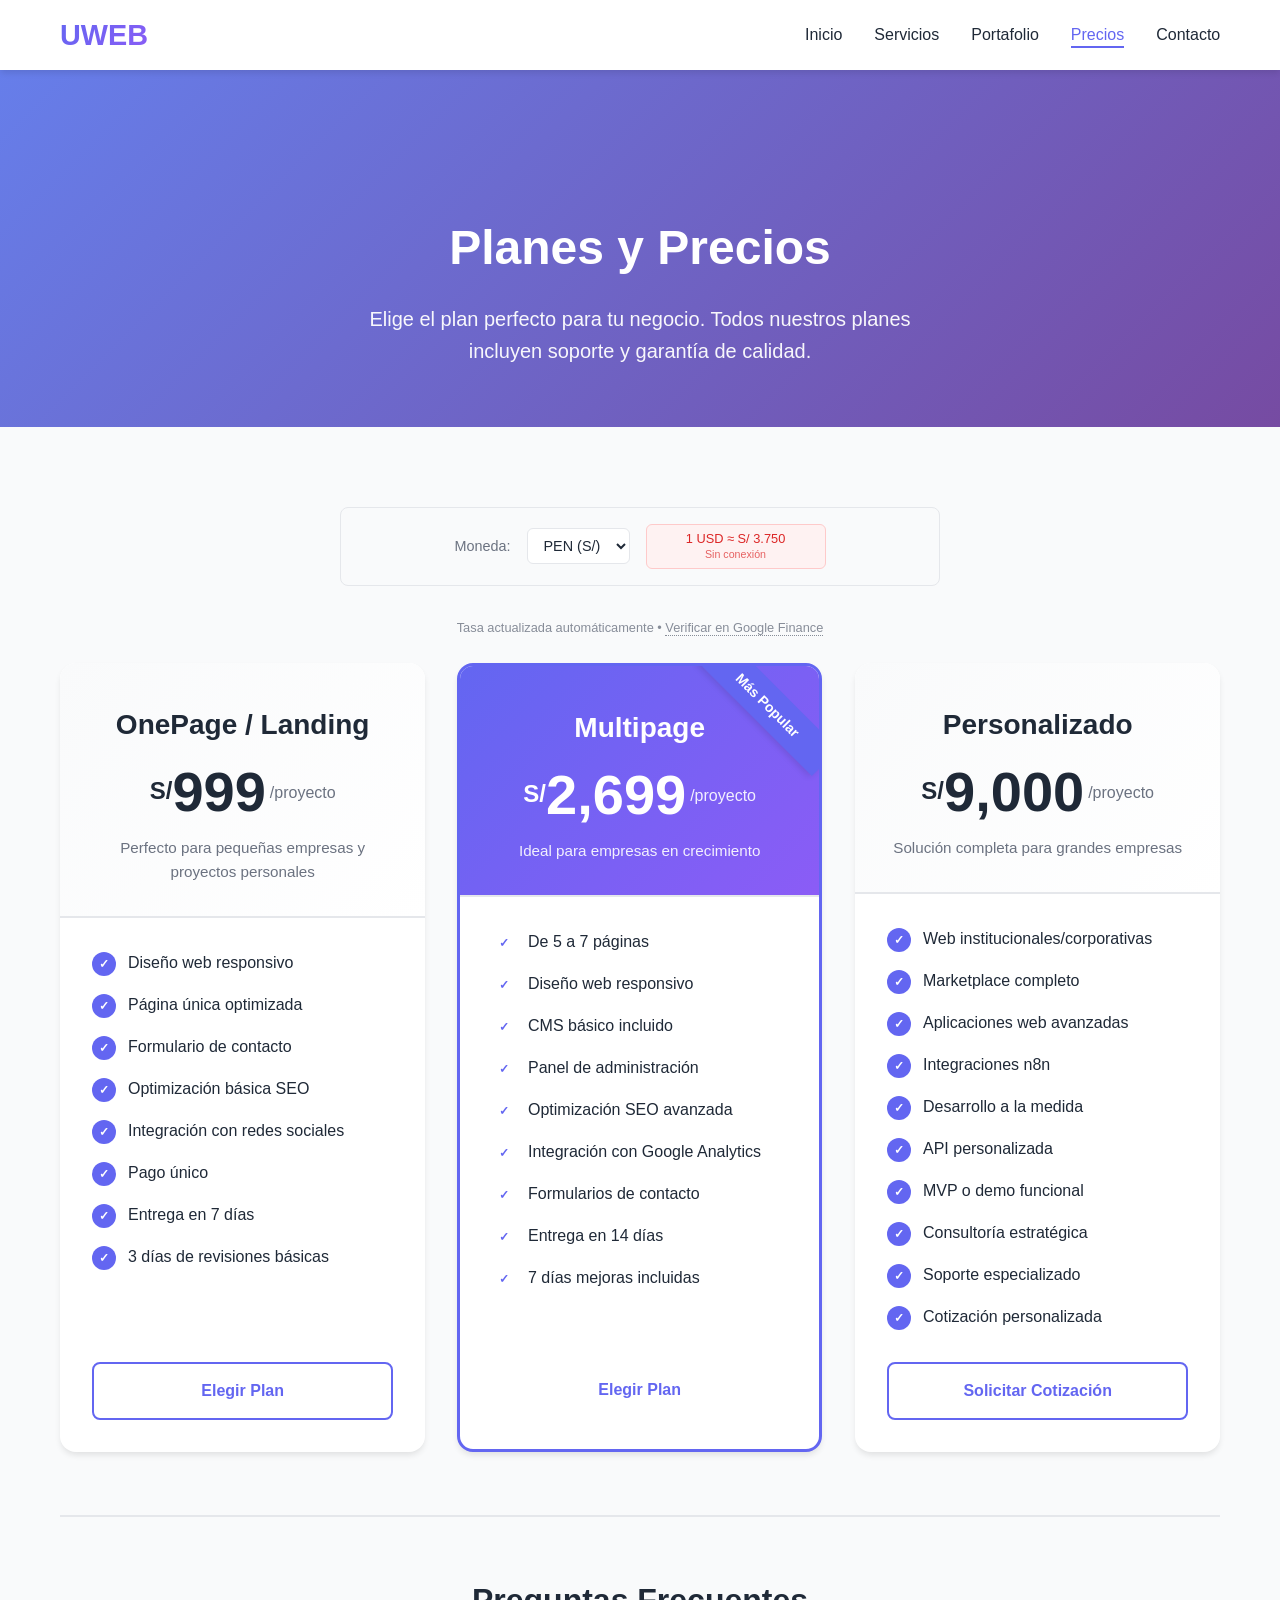
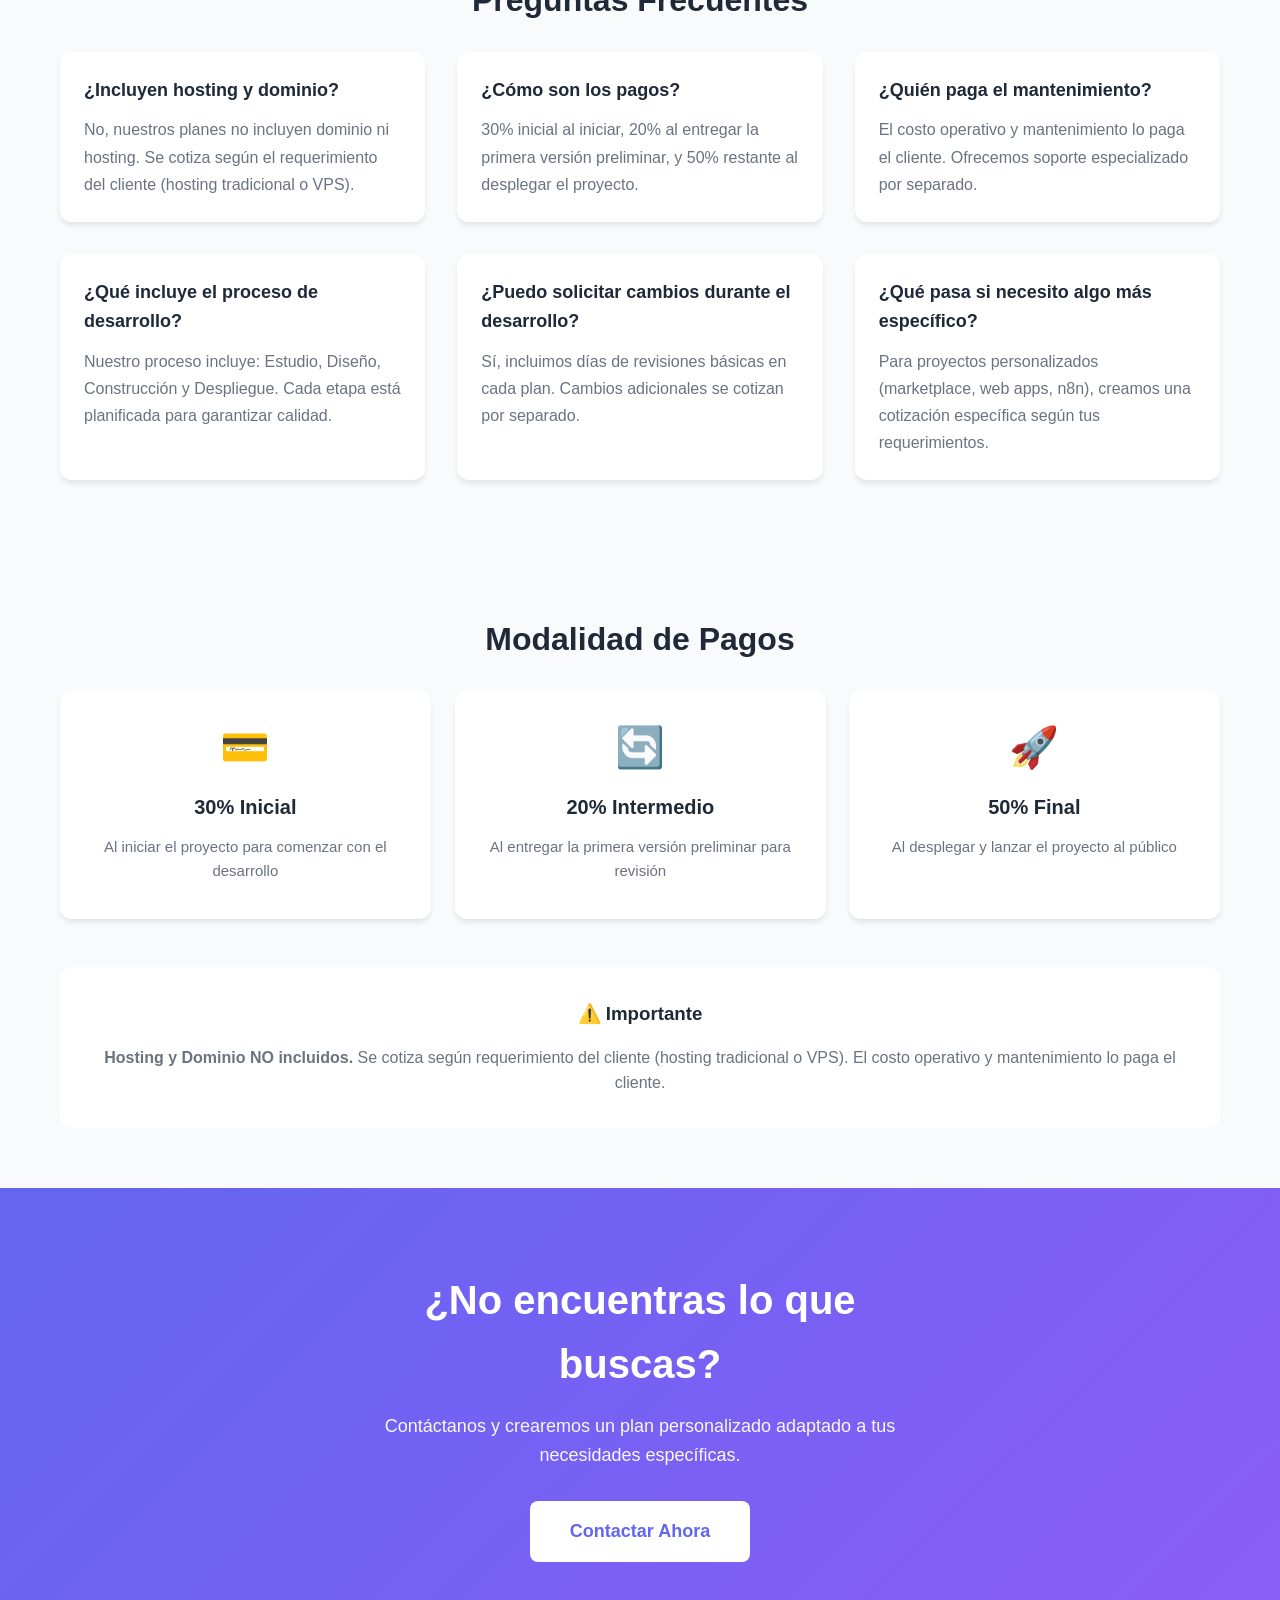
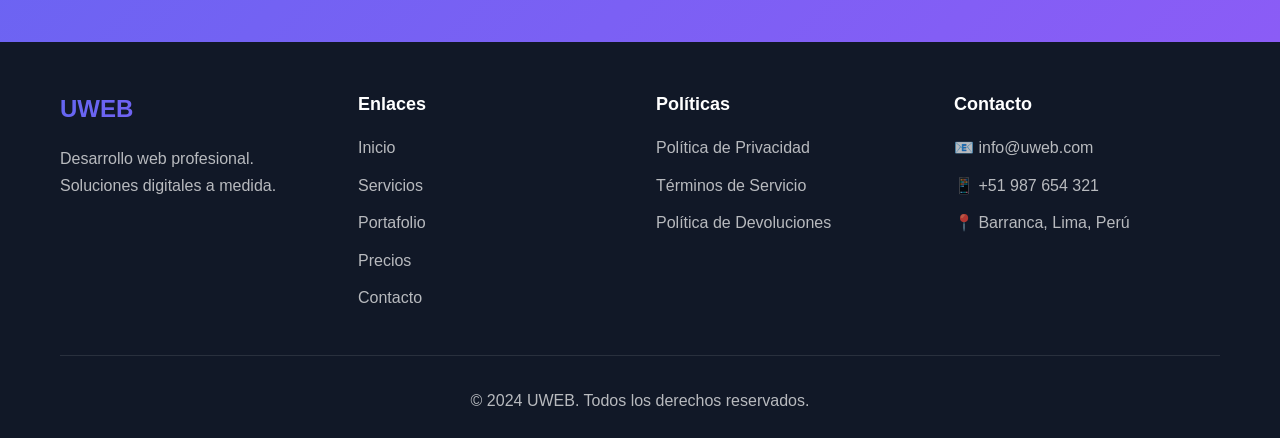
<file: precios.html>
<!DOCTYPE html>
<html lang="es">
<head>
    <meta charset="UTF-8">
    <meta name="viewport" content="width=device-width, initial-scale=1.0">
    
    <!-- SEO Meta Tags -->
    <meta name="description" content="Precios de desarrollo web UWEB - Planes desde S/999. OnePage, Multipage y proyectos personalizados. Cotización gratuita, pagos flexibles y garantía de calidad en Perú.">
    <meta name="keywords" content="precios desarrollo web, costo sitio web, cotización web Perú, planes desarrollo web, precio página web, tarifas programación web">
    <meta name="author" content="UWEB - Desarrollo Web Profesional">
    <meta name="robots" content="index, follow">
    <meta name="language" content="Spanish">
    
    <!-- Open Graph Meta Tags -->
    <meta property="og:title" content="Precios - UWEB | Planes de Desarrollo Web desde S/999">
    <meta property="og:description" content="Planes transparentes de desarrollo web: OnePage desde S/999, Multipage desde S/2,699. Cotización gratuita y pagos flexibles.">
    <meta property="og:type" content="website">
    <meta property="og:url" content="https://uweb.com/precios.html">
    <meta property="og:image" content="https://uweb.com/assets/images/og-precios.jpg">
    <meta property="og:image:alt" content="Planes y precios UWEB">
    <meta property="og:site_name" content="UWEB">
    <meta property="og:locale" content="es_PE">
    
    <!-- Twitter Card Meta Tags -->
    <meta name="twitter:card" content="summary_large_image">
    <meta name="twitter:title" content="Precios - UWEB | Desarrollo Web desde S/999">
    <meta name="twitter:description" content="Planes transparentes de desarrollo web con pagos flexibles y garantía de calidad.">
    <meta name="twitter:image" content="https://uweb.com/assets/images/og-precios.jpg">
    
    <title>Precios - UWEB | Planes de Desarrollo Web desde S/999</title>
    <link rel="canonical" href="https://uweb.com/precios.html">
    
    <!-- PWA Manifest -->
    <link rel="manifest" href="manifest.json">
    
    <!-- Preload critical resources -->
    <link rel="preload" href="styles.css" as="style">
    <link rel="preload" href="script.js" as="script">
    
    <link rel="stylesheet" href="styles.css">
</head>
<body>
    <!-- Header -->
    <header class="header">
        <nav class="nav container">
            <div class="nav__logo">
                <a href="index.html"><h1>UWEB</h1></a>
            </div>
            <ul class="nav__menu" id="nav-menu">
                <li class="nav__item">
                    <a href="index.html" class="nav__link">Inicio</a>
                </li>
                <li class="nav__item">
                    <a href="servicios.html" class="nav__link">Servicios</a>
                </li>
                <li class="nav__item">
                    <a href="portafolio.html" class="nav__link">Portafolio</a>
                </li>
                <li class="nav__item">
                    <a href="precios.html" class="nav__link nav__link--active">Precios</a>
                </li>
                <li class="nav__item">
                    <a href="contacto.html" class="nav__link">Contacto</a>
                </li>
            </ul>
            <div class="nav__toggle" id="nav-toggle">
                <span></span>
                <span></span>
                <span></span>
            </div>
        </nav>
    </header>

    <!-- Pricing Hero -->
    <section class="pricing-hero">
        <div class="container">
            <div class="pricing-hero__content">
                <h1 class="pricing-hero__title">Planes y Precios</h1>
                <p class="pricing-hero__description">
                    Elige el plan perfecto para tu negocio. Todos nuestros planes incluyen soporte y garantía de calidad.
                </p>
            </div>
        </div>
    </section>

    <!-- Pricing Section -->
    <section class="pricing">
        <div class="container">
            <!-- Currency Selector -->
            <div class="currency-selector">
                <label for="currency-select" class="currency-selector__label">Moneda:</label>
                <select id="currency-select" class="currency-selector__select">
                    <option value="PEN" selected>PEN (S/)</option>
                    <option value="USD">USD ($)</option>
                </select>
                <div class="currency-selector__rate" id="exchange-rate">
                    <span class="rate-loading">Cargando tasa de cambio...</span>
                </div>
            </div>
            
            <!-- Exchange Rate Info -->
            <div style="text-align: center; margin-bottom: 1.5rem;">
                <p style="margin: 0; color: var(--text-light); font-size: 0.8rem; opacity: 0.8;">
                    Tasa actualizada automáticamente • 
                    <a href="https://www.google.com/finance/quote/USD-PEN" target="_blank" rel="noopener" style="color: var(--text-light); text-decoration: none; border-bottom: 1px dotted var(--text-light);">
                        Verificar en Google Finance
                    </a>
                </p>
            </div>
            <div class="pricing__grid">
                <!-- Plan OnePage/Landing -->
                <div class="pricing-card">
                    <div class="pricing-card__header">
                        <h3 class="pricing-card__name">OnePage / Landing</h3>
                        <div class="pricing-card__price">
                            <span class="pricing-card__currency">S/</span>
                            <span class="pricing-card__amount" data-price-pen="999">999</span>
                            <span class="pricing-card__period">/proyecto</span>
                        </div>
                        <p class="pricing-card__description">Perfecto para pequeñas empresas y proyectos personales</p>
                    </div>
                    <div class="pricing-card__body">
                        <ul class="pricing-card__features">
                            <li class="pricing-card__feature">
                                <span class="feature-icon">✓</span>
                                <span>Diseño web responsivo</span>
                            </li>
                            <li class="pricing-card__feature">
                                <span class="feature-icon">✓</span>
                                <span>Página única optimizada</span>
                            </li>
                            <li class="pricing-card__feature">
                                <span class="feature-icon">✓</span>
                                <span>Formulario de contacto</span>
                            </li>
                            <li class="pricing-card__feature">
                                <span class="feature-icon">✓</span>
                                <span>Optimización básica SEO</span>
                            </li>
                            <li class="pricing-card__feature">
                                <span class="feature-icon">✓</span>
                                <span>Integración con redes sociales</span>
                            </li>
                            <li class="pricing-card__feature">
                                <span class="feature-icon">✓</span>
                                <span>Pago único</span>
                            </li>
                            <li class="pricing-card__feature">
                                <span class="feature-icon">✓</span>
                                <span>Entrega en 7 días</span>
                            </li>
                            <li class="pricing-card__feature">
                                <span class="feature-icon">✓</span>
                                <span>3 días de revisiones básicas</span>
                            </li>
                        </ul>
                        <a href="index.html#contacto" class="btn btn--outline btn--full">Elegir Plan</a>
                    </div>
                </div>

                <!-- Plan Multipage -->
                <div class="pricing-card pricing-card--featured">
                    <div class="pricing-card__badge">Más Popular</div>
                    <div class="pricing-card__header">
                        <h3 class="pricing-card__name">Multipage</h3>
                        <div class="pricing-card__price">
                            <span class="pricing-card__currency">S/</span>
                            <span class="pricing-card__amount" data-price-pen="2699">2,699</span>
                            <span class="pricing-card__period">/proyecto</span>
                        </div>
                        <p class="pricing-card__description">Ideal para empresas en crecimiento</p>
                    </div>
                    <div class="pricing-card__body">
                        <ul class="pricing-card__features">
                            <li class="pricing-card__feature">
                                <span class="feature-icon">✓</span>
                                <span>De 5 a 7 páginas</span>
                            </li>
                            <li class="pricing-card__feature">
                                <span class="feature-icon">✓</span>
                                <span>Diseño web responsivo</span>
                            </li>
                            <li class="pricing-card__feature">
                                <span class="feature-icon">✓</span>
                                <span>CMS básico incluido</span>
                            </li>
                            <li class="pricing-card__feature">
                                <span class="feature-icon">✓</span>
                                <span>Panel de administración</span>
                            </li>
                            <li class="pricing-card__feature">
                                <span class="feature-icon">✓</span>
                                <span>Optimización SEO avanzada</span>
                            </li>
                            <li class="pricing-card__feature">
                                <span class="feature-icon">✓</span>
                                <span>Integración con Google Analytics</span>
                            </li>
                            <li class="pricing-card__feature">
                                <span class="feature-icon">✓</span>
                                <span>Formularios de contacto</span>
                            </li>
                            <li class="pricing-card__feature">
                                <span class="feature-icon">✓</span>
                                <span>Entrega en 14 días</span>
                            </li>
                            <li class="pricing-card__feature">
                                <span class="feature-icon">✓</span>
                                <span>7 días mejoras incluidas</span>
                            </li>
                        </ul>
                        <a href="index.html#contacto" class="btn btn--primary btn--full">Elegir Plan</a>
                    </div>
                </div>

                <!-- Plan Personalizado -->
                <div class="pricing-card">
                    <div class="pricing-card__header">
                        <h3 class="pricing-card__name">Personalizado</h3>
                        <div class="pricing-card__price">
                            <span class="pricing-card__currency">S/</span>
                            <span class="pricing-card__amount" data-price-pen="9000">9,000+</span>
                            <span class="pricing-card__period">/proyecto</span>
                        </div>
                        <p class="pricing-card__description">Solución completa para grandes empresas</p>
                    </div>
                    <div class="pricing-card__body">
                        <ul class="pricing-card__features">
                            <li class="pricing-card__feature">
                                <span class="feature-icon">✓</span>
                                <span>Web institucionales/corporativas</span>
                            </li>
                            <li class="pricing-card__feature">
                                <span class="feature-icon">✓</span>
                                <span>Marketplace completo</span>
                            </li>
                            <li class="pricing-card__feature">
                                <span class="feature-icon">✓</span>
                                <span>Aplicaciones web avanzadas</span>
                            </li>
                            <li class="pricing-card__feature">
                                <span class="feature-icon">✓</span>
                                <span>Integraciones n8n</span>
                            </li>
                            <li class="pricing-card__feature">
                                <span class="feature-icon">✓</span>
                                <span>Desarrollo a la medida</span>
                            </li>
                            <li class="pricing-card__feature">
                                <span class="feature-icon">✓</span>
                                <span>API personalizada</span>
                            </li>
                            <li class="pricing-card__feature">
                                <span class="feature-icon">✓</span>
                                <span>MVP o demo funcional</span>
                            </li>
                            <li class="pricing-card__feature">
                                <span class="feature-icon">✓</span>
                                <span>Consultoría estratégica</span>
                            </li>
                            <li class="pricing-card__feature">
                                <span class="feature-icon">✓</span>
                                <span>Soporte especializado</span>
                            </li>
                            <li class="pricing-card__feature">
                                <span class="feature-icon">✓</span>
                                <span>Cotización personalizada</span>
                            </li>
                        </ul>
                        <a href="index.html#contacto" class="btn btn--outline btn--full">Solicitar Cotización</a>
                    </div>
                </div>
            </div>

            <!-- FAQ Section -->
            <div class="pricing-faq">
                <h2 class="section__title">Preguntas Frecuentes</h2>
                <div class="faq__grid">
                    <div class="faq__item">
                        <h3 class="faq__question">¿Incluyen hosting y dominio?</h3>
                        <p class="faq__answer">No, nuestros planes no incluyen dominio ni hosting. Se cotiza según el requerimiento del cliente (hosting tradicional o VPS).</p>
                    </div>
                    <div class="faq__item">
                        <h3 class="faq__question">¿Cómo son los pagos?</h3>
                        <p class="faq__answer">30% inicial al iniciar, 20% al entregar la primera versión preliminar, y 50% restante al desplegar el proyecto.</p>
                    </div>
                    <div class="faq__item">
                        <h3 class="faq__question">¿Quién paga el mantenimiento?</h3>
                        <p class="faq__answer">El costo operativo y mantenimiento lo paga el cliente. Ofrecemos soporte especializado por separado.</p>
                    </div>
                    <div class="faq__item">
                        <h3 class="faq__question">¿Qué incluye el proceso de desarrollo?</h3>
                        <p class="faq__answer">Nuestro proceso incluye: Estudio, Diseño, Construcción y Despliegue. Cada etapa está planificada para garantizar calidad.</p>
                    </div>
                    <div class="faq__item">
                        <h3 class="faq__question">¿Puedo solicitar cambios durante el desarrollo?</h3>
                        <p class="faq__answer">Sí, incluimos días de revisiones básicas en cada plan. Cambios adicionales se cotizan por separado.</p>
                    </div>
                    <div class="faq__item">
                        <h3 class="faq__question">¿Qué pasa si necesito algo más específico?</h3>
                        <p class="faq__answer">Para proyectos personalizados (marketplace, web apps, n8n), creamos una cotización específica según tus requerimientos.</p>
                    </div>
                </div>
            </div>
        </div>
    </section>

    <!-- Payment Info Section -->
    <section style="padding: 60px 0; background: var(--bg-light);">
        <div class="container">
            <h2 class="section__title">Modalidad de Pagos</h2>
            <div class="services__grid" style="grid-template-columns: repeat(auto-fit, minmax(250px, 1fr)); margin-top: 2rem;">
                <div class="service__card">
                    <div class="service__icon">💳</div>
                    <h3 class="service__title">30% Inicial</h3>
                    <p class="service__description">
                        Al iniciar el proyecto para comenzar con el desarrollo
                    </p>
                </div>
                <div class="service__card">
                    <div class="service__icon">🔄</div>
                    <h3 class="service__title">20% Intermedio</h3>
                    <p class="service__description">
                        Al entregar la primera versión preliminar para revisión
                    </p>
                </div>
                <div class="service__card">
                    <div class="service__icon">🚀</div>
                    <h3 class="service__title">50% Final</h3>
                    <p class="service__description">
                        Al desplegar y lanzar el proyecto al público
                    </p>
                </div>
            </div>
            
            <div style="background: white; padding: 2rem; border-radius: 12px; margin-top: 3rem; text-align: center;">
                <h3 style="color: var(--text-color); margin-bottom: 1rem;">⚠️ Importante</h3>
                <p style="color: var(--text-light); margin-bottom: 0;">
                    <strong>Hosting y Dominio NO incluidos.</strong> Se cotiza según requerimiento del cliente (hosting tradicional o VPS). 
                    El costo operativo y mantenimiento lo paga el cliente.
                </p>
            </div>
        </div>
    </section>

    <!-- CTA Section -->
    <section class="pricing-cta">
        <div class="container">
            <div class="pricing-cta__content">
                <h2 class="pricing-cta__title">¿No encuentras lo que buscas?</h2>
                <p class="pricing-cta__description">
                    Contáctanos y crearemos un plan personalizado adaptado a tus necesidades específicas.
                </p>
                <a href="index.html#contacto" class="btn btn--primary btn--large">Contactar Ahora</a>
            </div>
        </div>
    </section>

    <!-- Footer -->
    <footer class="footer">
        <div class="container">
            <div class="footer__content">
                <div class="footer__section">
                    <h3 class="footer__title">UWEB</h3>
                    <p class="footer__description">
                        Desarrollo web profesional. Soluciones digitales a medida.
                    </p>
                </div>
                <div class="footer__section">
                    <h4 class="footer__subtitle">Enlaces</h4>
                    <ul class="footer__links">
                        <li><a href="index.html">Inicio</a></li>
                        <li><a href="servicios.html">Servicios</a></li>
                        <li><a href="portafolio.html">Portafolio</a></li>
                        <li><a href="precios.html">Precios</a></li>
                        <li><a href="contacto.html">Contacto</a></li>
                    </ul>
                </div>
                <div class="footer__section">
                    <h4 class="footer__subtitle">Políticas</h4>
                    <ul class="footer__links">
                        <li><a href="politicas/privacidad.html">Política de Privacidad</a></li>
                        <li><a href="politicas/terminos.html">Términos de Servicio</a></li>
                        <li><a href="politicas/devoluciones.html">Política de Devoluciones</a></li>
                    </ul>
                </div>
                <div class="footer__section">
                    <h4 class="footer__subtitle">Contacto</h4>
                    <ul class="footer__contact">
                        <li>📧 info@uweb.com</li>
                        <li>📱 +51 987 654 321</li>
                        <li>📍 Barranca, Lima, Perú</li>
                    </ul>
                </div>
            </div>
            <div class="footer__bottom">
                <p>&copy; 2024 UWEB. Todos los derechos reservados.</p>
            </div>
        </div>
    </footer>

    <!-- Structured Data (JSON-LD) -->
    <script type="application/ld+json">
    {
        "@context": "https://schema.org",
        "@type": "Product",
        "name": "Servicios de Desarrollo Web UWEB",
        "description": "Planes de desarrollo web profesional con diferentes opciones según las necesidades del cliente",
        "brand": {
            "@type": "Brand",
            "name": "UWEB"
        },
        "offers": [
            {
                "@type": "Offer",
                "name": "Plan OnePage / Landing",
                "description": "Página única optimizada para pequeñas empresas y proyectos personales",
                "price": "999",
                "priceCurrency": "PEN",
                "availability": "https://schema.org/InStock",
                "validFrom": "2024-01-01",
                "priceValidUntil": "2024-12-31",
                "seller": {
                    "@type": "Organization",
                    "name": "UWEB"
                },
                "itemCondition": "https://schema.org/NewCondition",
                "category": "Web Development Service"
            },
            {
                "@type": "Offer",
                "name": "Plan Multipage",
                "description": "Sitio web corporativo de 5-7 páginas con CMS y panel administrativo",
                "price": "2699",
                "priceCurrency": "PEN",
                "availability": "https://schema.org/InStock",
                "validFrom": "2024-01-01",
                "priceValidUntil": "2024-12-31",
                "seller": {
                    "@type": "Organization",
                    "name": "UWEB"
                },
                "itemCondition": "https://schema.org/NewCondition",
                "category": "Web Development Service"
            },
            {
                "@type": "Offer",
                "name": "Plan Personalizado",
                "description": "Solución completa para grandes empresas con desarrollo a medida",
                "price": "9000",
                "priceCurrency": "PEN",
                "availability": "https://schema.org/InStock",
                "validFrom": "2024-01-01",
                "priceValidUntil": "2024-12-31",
                "seller": {
                    "@type": "Organization",
                    "name": "UWEB"
                },
                "itemCondition": "https://schema.org/NewCondition",
                "category": "Web Development Service"
            }
        ]
    }
    </script>

    <script type="application/ld+json">
    {
        "@context": "https://schema.org",
        "@type": "FAQPage",
        "mainEntity": [
            {
                "@type": "Question",
                "name": "¿Incluyen hosting y dominio?",
                "acceptedAnswer": {
                    "@type": "Answer",
                    "text": "No, nuestros planes no incluyen dominio ni hosting. Se cotiza según el requerimiento del cliente (hosting tradicional o VPS)."
                }
            },
            {
                "@type": "Question",
                "name": "¿Cómo son los pagos?",
                "acceptedAnswer": {
                    "@type": "Answer",
                    "text": "30% inicial al iniciar, 20% al entregar la primera versión preliminar, y 50% restante al desplegar el proyecto."
                }
            },
            {
                "@type": "Question",
                "name": "¿Quién paga el mantenimiento?",
                "acceptedAnswer": {
                    "@type": "Answer",
                    "text": "El costo operativo y mantenimiento lo paga el cliente. Ofrecemos soporte especializado por separado."
                }
            }
        ]
    }
    </script>

    <script src="script.js"></script>
</body>
</html>
</file>
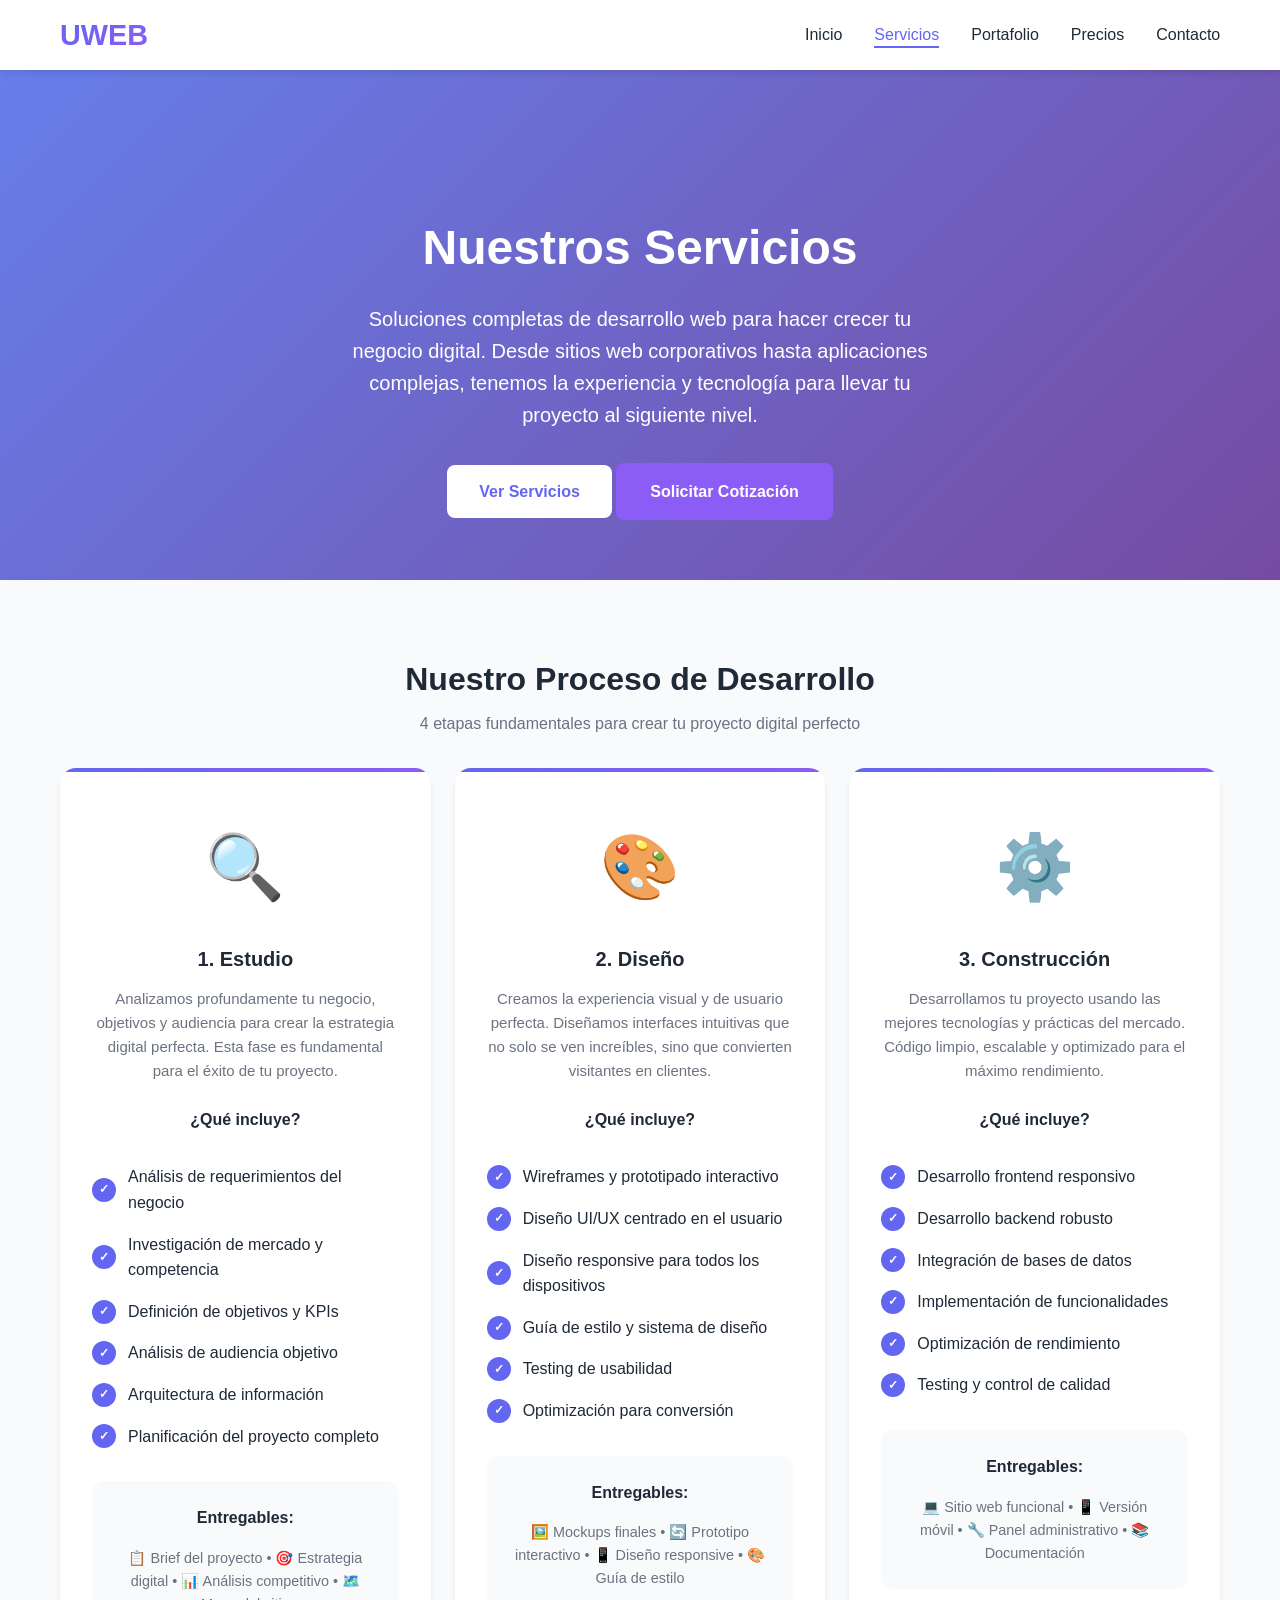
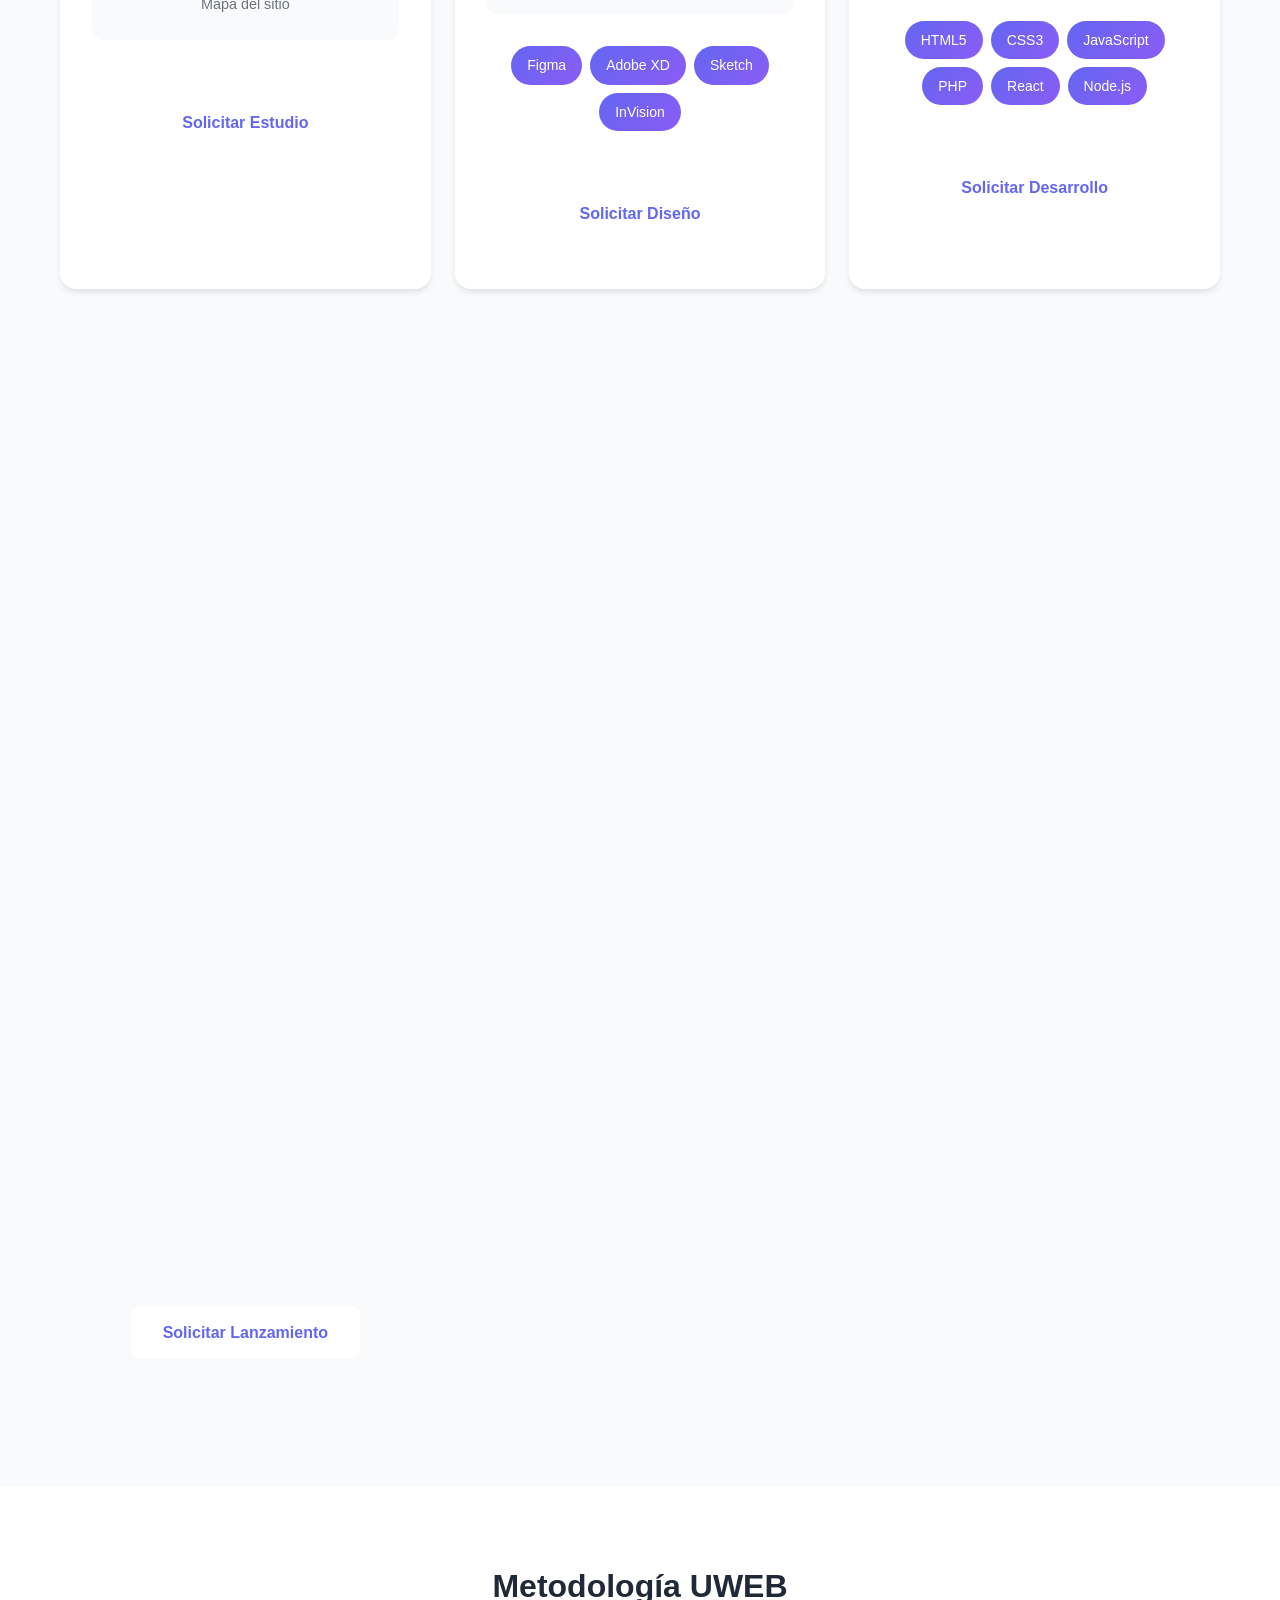
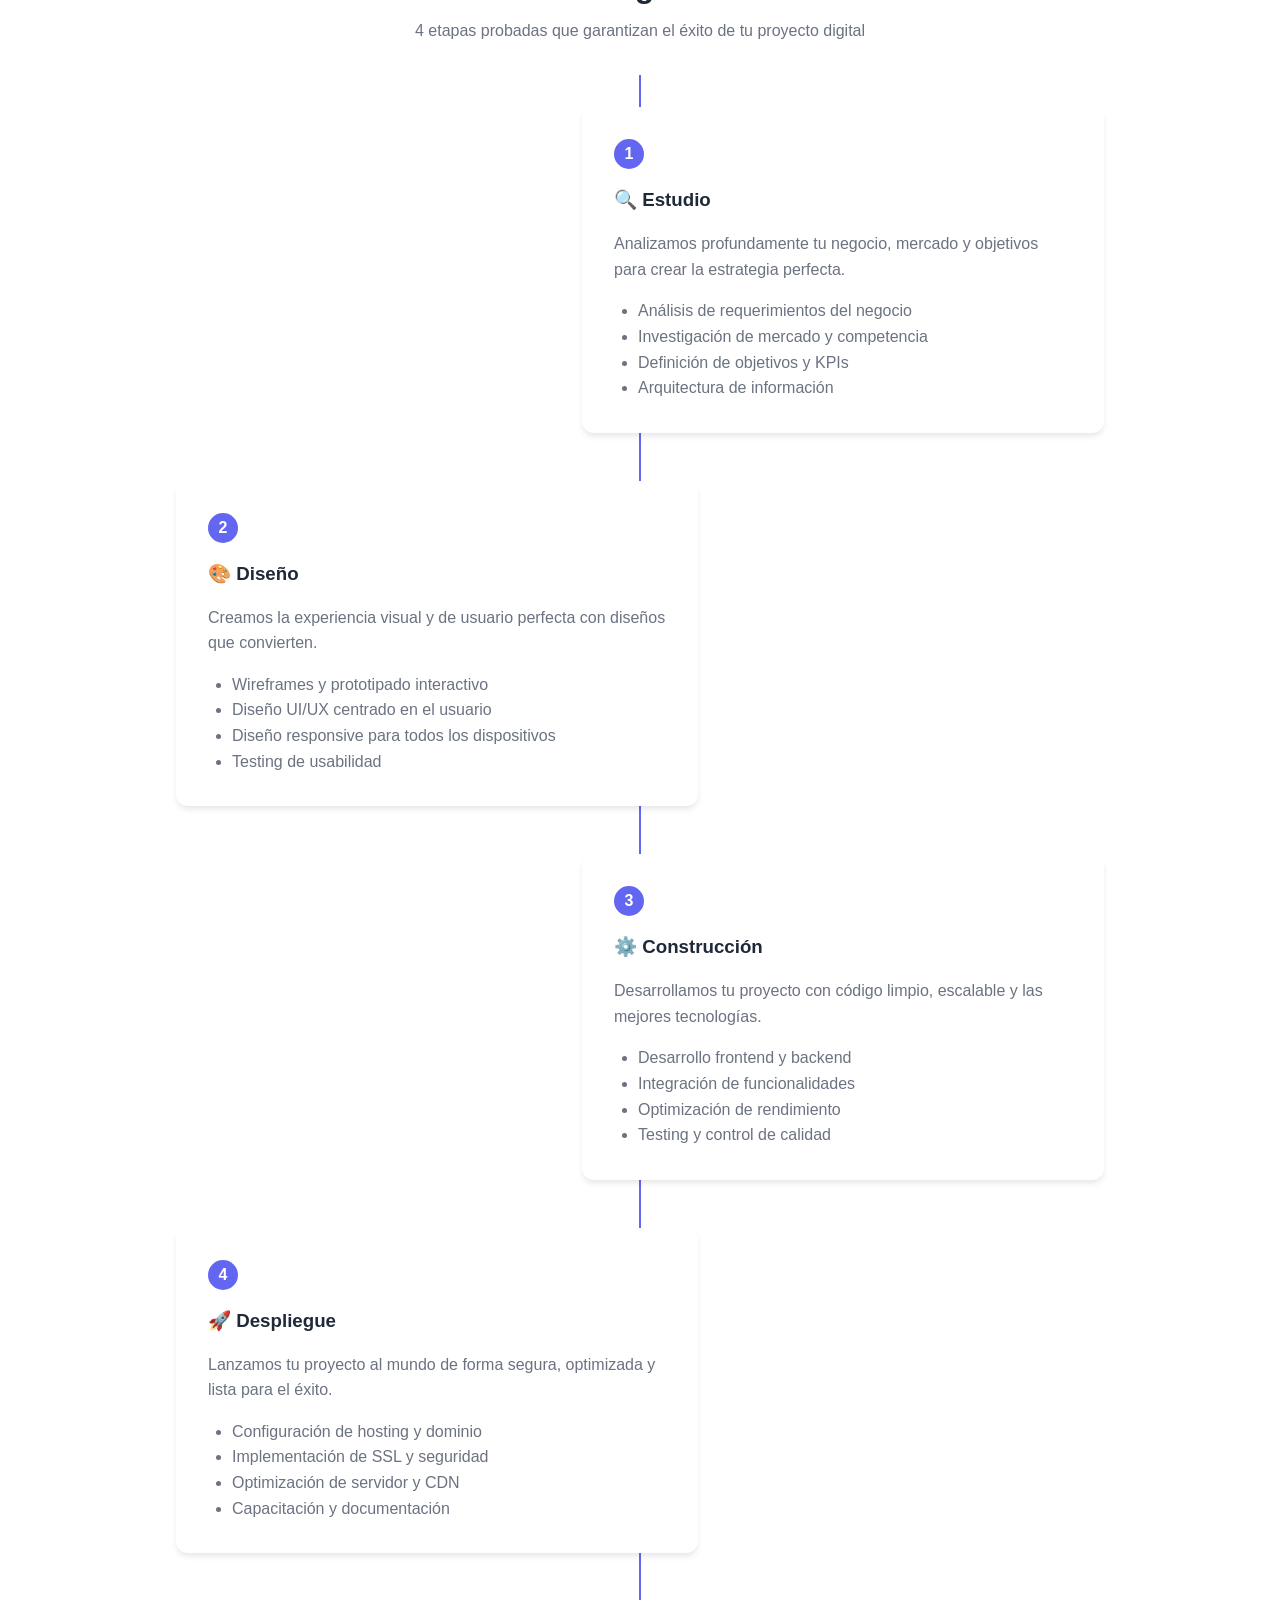
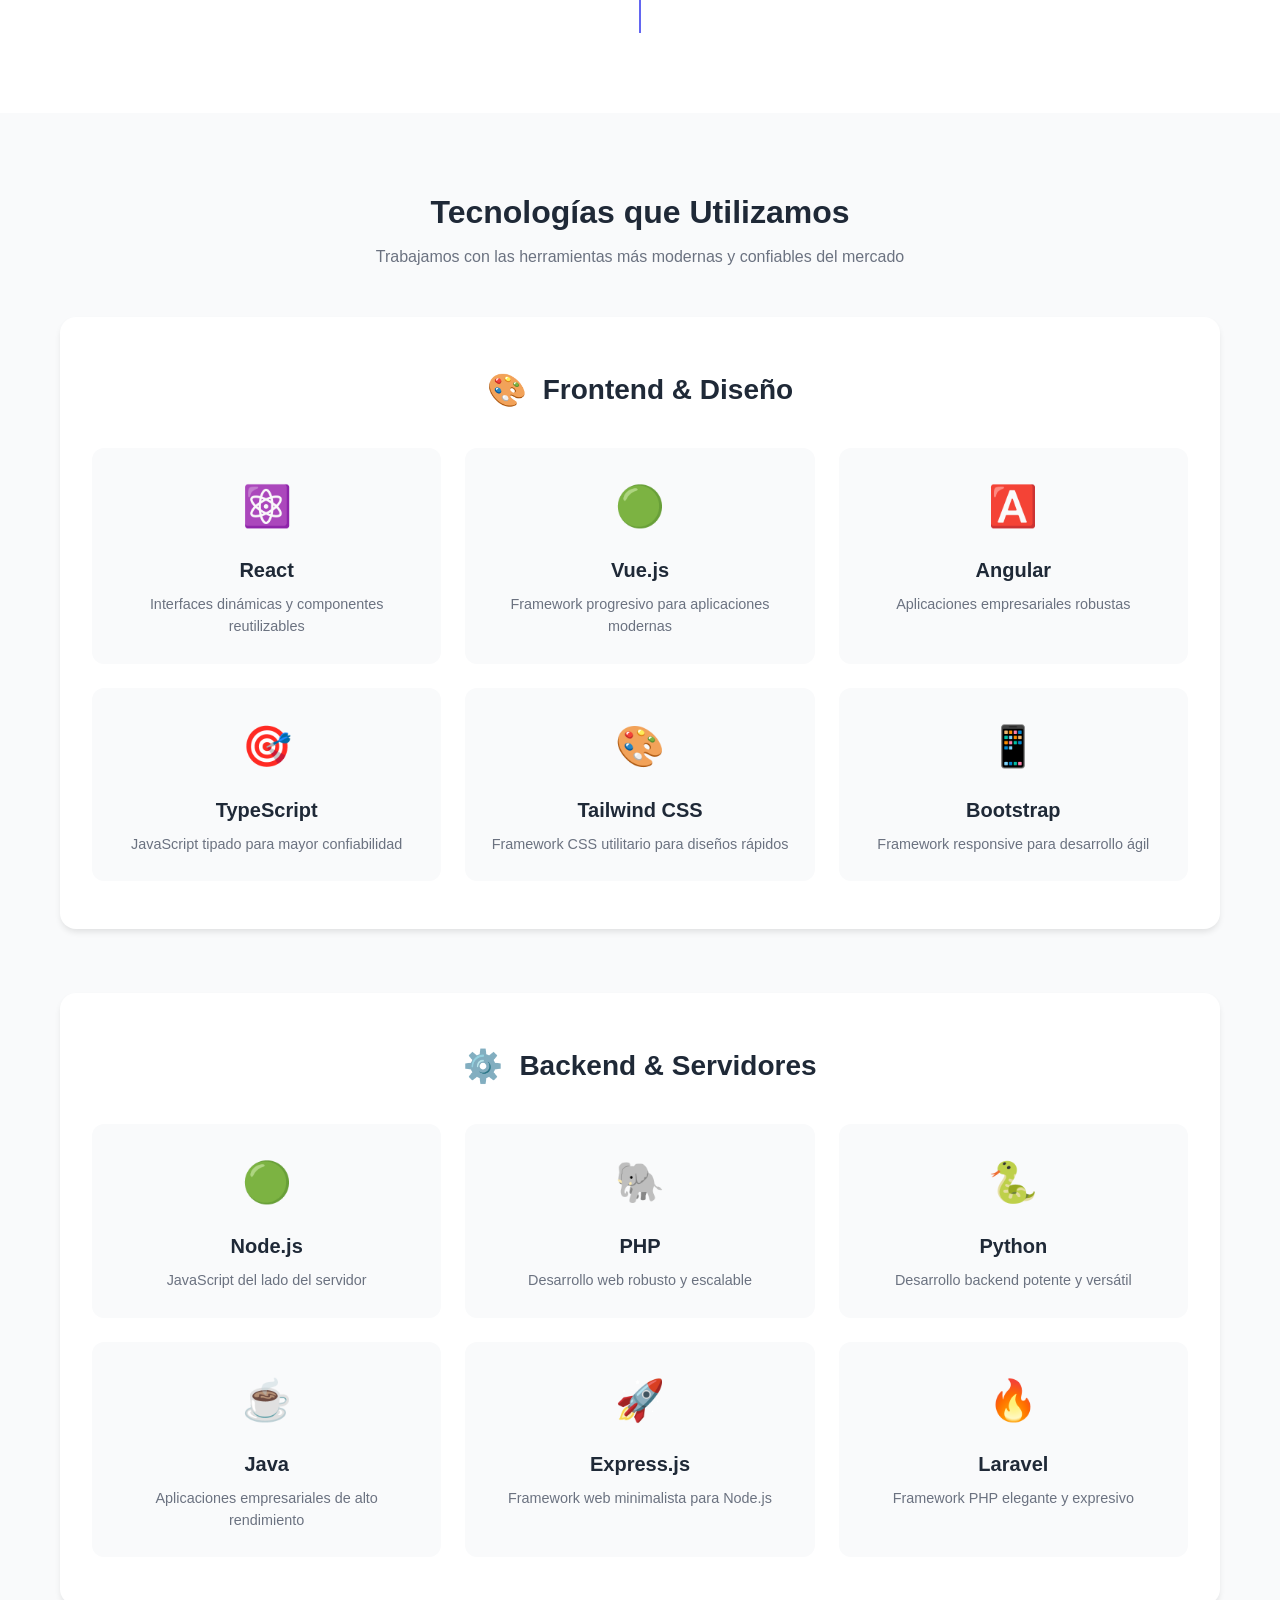
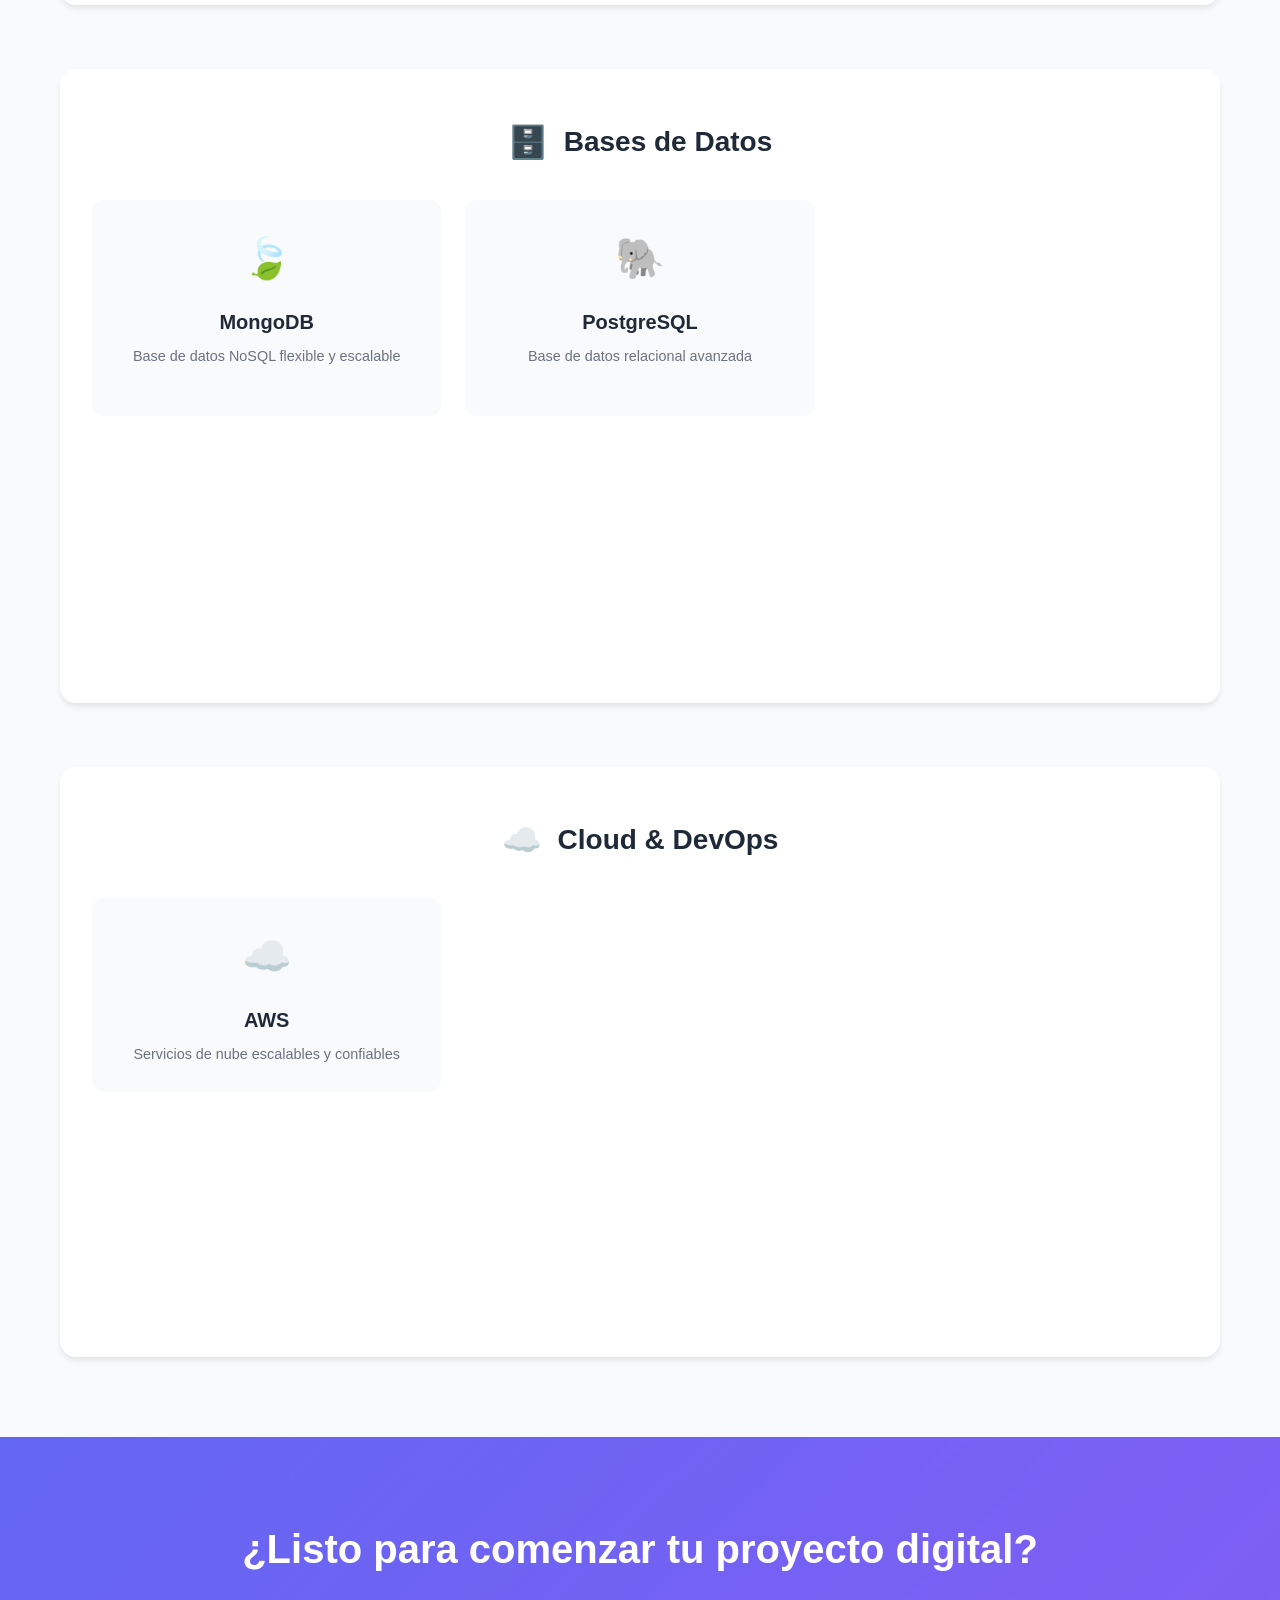
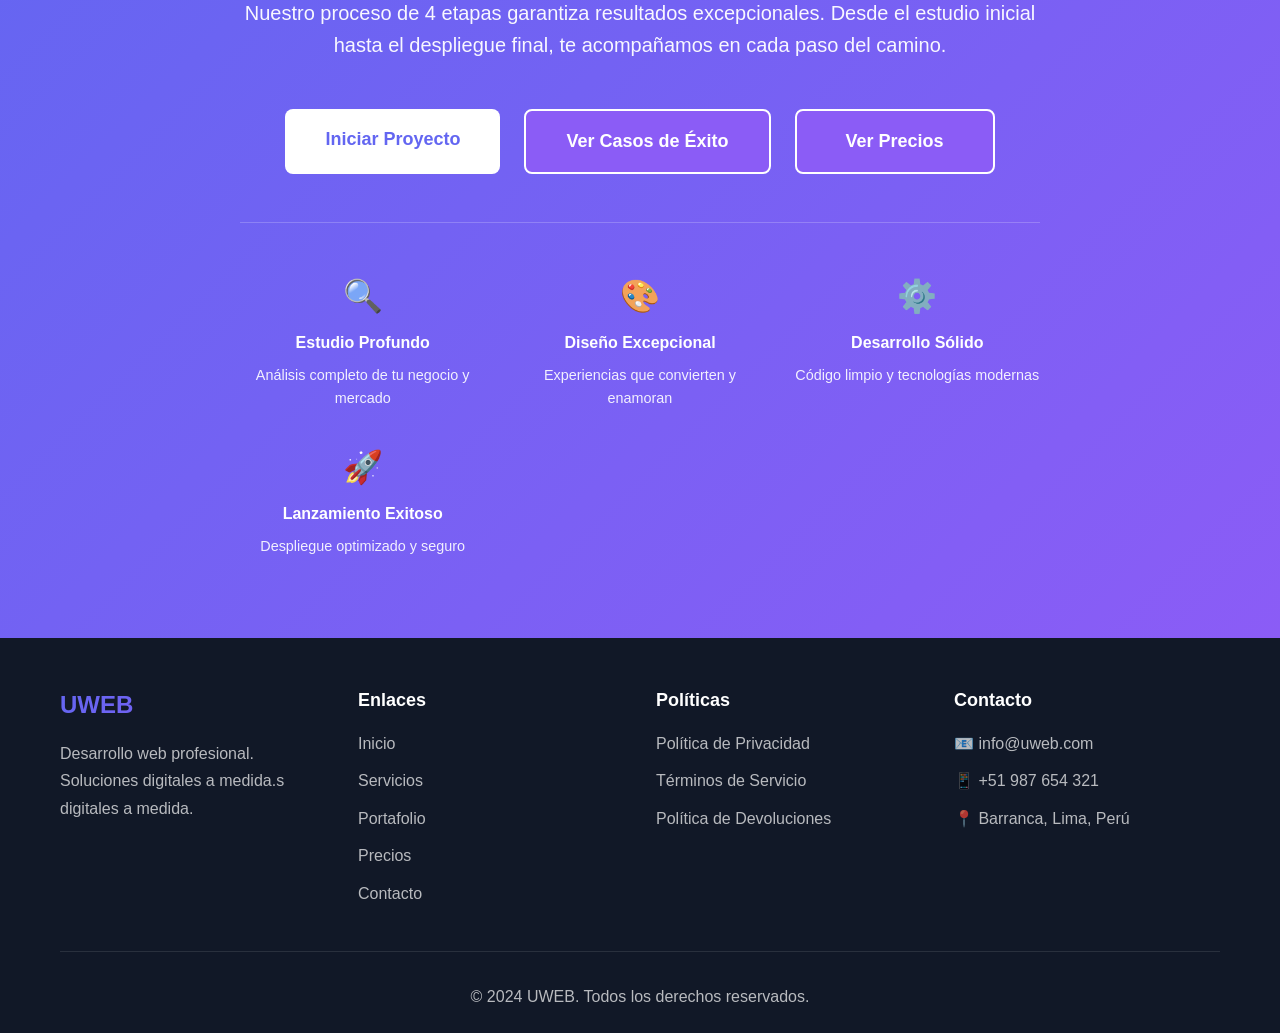
<file: servicios.html>
<!DOCTYPE html>
<html lang="es">
<head>
    <meta charset="UTF-8">
    <meta name="viewport" content="width=device-width, initial-scale=1.0">
    
    <!-- SEO Meta Tags -->
    <meta name="description" content="Servicios de desarrollo web profesional de UWEB: Estudio, Diseño, Construcción y Despliegue. Sitios web, aplicaciones web, e-commerce y más. Metodología probada en Perú.">
    <meta name="keywords" content="servicios desarrollo web, diseño web, programación web, e-commerce, aplicaciones web, SEO, mantenimiento web, consultoría digital, Perú">
    <meta name="author" content="UWEB - Desarrollo Web Profesional">
    <meta name="robots" content="index, follow">
    <meta name="language" content="Spanish">
    
    <!-- Open Graph Meta Tags -->
    <meta property="og:title" content="Servicios de Desarrollo Web - UWEB | Metodología Profesional">
    <meta property="og:description" content="Descubre nuestros servicios de desarrollo web: Estudio, Diseño, Construcción y Despliegue. Metodología probada para crear sitios web exitosos.">
    <meta property="og:type" content="website">
    <meta property="og:url" content="https://uweb.com/servicios.html">
    <meta property="og:image" content="https://uweb.com/assets/images/og-servicios.jpg">
    <meta property="og:image:alt" content="Servicios de desarrollo web UWEB">
    <meta property="og:site_name" content="UWEB">
    <meta property="og:locale" content="es_PE">
    
    <!-- Twitter Card Meta Tags -->
    <meta name="twitter:card" content="summary_large_image">
    <meta name="twitter:title" content="Servicios de Desarrollo Web - UWEB">
    <meta name="twitter:description" content="Metodología profesional de 4 etapas: Estudio, Diseño, Construcción y Despliegue para crear sitios web exitosos.">
    <meta name="twitter:image" content="https://uweb.com/assets/images/og-servicios.jpg">
    
    <title>Servicios de Desarrollo Web - UWEB | Metodología Profesional</title>
    <link rel="canonical" href="https://uweb.com/servicios.html">
    
    <!-- PWA Manifest -->
    <link rel="manifest" href="manifest.json">
    
    <!-- Preload critical resources -->
    <link rel="preload" href="styles.css" as="style">
    <link rel="preload" href="script.js" as="script">
    <link rel="dns-prefetch" href="//fonts.googleapis.com">
    
    <link rel="stylesheet" href="styles.css">
</head>
<body>
    <!-- Header -->
    <header class="header">
        <nav class="nav container">
            <div class="nav__logo">
                <a href="index.html"><h1>UWEB</h1></a>
            </div>
            <ul class="nav__menu" id="nav-menu">
                <li class="nav__item">
                    <a href="index.html" class="nav__link">Inicio</a>
                </li>
                <li class="nav__item">
                    <a href="servicios.html" class="nav__link nav__link--active">Servicios</a>
                </li>
                <li class="nav__item">
                    <a href="portafolio.html" class="nav__link">Portafolio</a>
                </li>
                <li class="nav__item">
                    <a href="precios.html" class="nav__link">Precios</a>
                </li>
                <li class="nav__item">
                    <a href="contacto.html" class="nav__link">Contacto</a>
                </li>
            </ul>
            <div class="nav__toggle" id="nav-toggle">
                <span></span>
                <span></span>
                <span></span>
            </div>
        </nav>
    </header>

    <!-- Services Hero -->
    <section class="page-header">
        <div class="container">
            <h1 class="page-header__title">Nuestros Servicios</h1>
            <p class="page-header__description">
                Soluciones completas de desarrollo web para hacer crecer tu negocio digital. 
                Desde sitios web corporativos hasta aplicaciones complejas, tenemos la experiencia 
                y tecnología para llevar tu proyecto al siguiente nivel.
            </p>
            <div class="hero__buttons" style="margin-top: 2rem;">
                <a href="#servicios-detalle" class="btn btn--primary">Ver Servicios</a>
                <a href="contacto.html" class="btn btn--secondary">Solicitar Cotización</a>
            </div>
        </div>
    </section>

    <!-- Services Section -->
    <section class="services" id="servicios-detalle" style="padding: 80px 0;">
        <div class="container">
            <h2 class="section__title">Nuestro Proceso de Desarrollo</h2>
            <p class="section__subtitle">4 etapas fundamentales para crear tu proyecto digital perfecto</p>
            
            <div class="services__grid">
                <!-- 1. ESTUDIO -->
                <div class="service-detail-card">
                    <div class="service-icon-large">🔍</div>
                    <h3 class="service__title">1. Estudio</h3>
                    <p class="service__description">
                        Analizamos profundamente tu negocio, objetivos y audiencia para crear la estrategia 
                        digital perfecta. Esta fase es fundamental para el éxito de tu proyecto.
                    </p>
                    
                    <h4 style="margin: 1.5rem 0 1rem; color: var(--text-color);">¿Qué incluye?</h4>
                    <ul class="service-features">
                        <li>Análisis de requerimientos del negocio</li>
                        <li>Investigación de mercado y competencia</li>
                        <li>Definición de objetivos y KPIs</li>
                        <li>Análisis de audiencia objetivo</li>
                        <li>Arquitectura de información</li>
                        <li>Planificación del proyecto completo</li>
                    </ul>
                    
                    <div class="service-process">
                        <h4 style="margin-bottom: 1rem; color: var(--text-color);">Entregables:</h4>
                        <p style="margin: 0; color: var(--text-light); font-size: 0.9rem;">
                            📋 Brief del proyecto • 🎯 Estrategia digital • 📊 Análisis competitivo • 🗺️ Mapa del sitio
                        </p>
                    </div>
                    
                    <a href="contacto.html?servicio=estudio" class="btn btn--primary" style="margin-top: 1.5rem;">
                        Solicitar Estudio
                    </a>
                </div>

                <!-- 2. DISEÑO -->
                <div class="service-detail-card">
                    <div class="service-icon-large">🎨</div>
                    <h3 class="service__title">2. Diseño</h3>
                    <p class="service__description">
                        Creamos la experiencia visual y de usuario perfecta. Diseñamos interfaces intuitivas 
                        que no solo se ven increíbles, sino que convierten visitantes en clientes.
                    </p>
                    
                    <h4 style="margin: 1.5rem 0 1rem; color: var(--text-color);">¿Qué incluye?</h4>
                    <ul class="service-features">
                        <li>Wireframes y prototipado interactivo</li>
                        <li>Diseño UI/UX centrado en el usuario</li>
                        <li>Diseño responsive para todos los dispositivos</li>
                        <li>Guía de estilo y sistema de diseño</li>
                        <li>Testing de usabilidad</li>
                        <li>Optimización para conversión</li>
                    </ul>
                    
                    <div class="service-process">
                        <h4 style="margin-bottom: 1rem; color: var(--text-color);">Entregables:</h4>
                        <p style="margin: 0; color: var(--text-light); font-size: 0.9rem;">
                            🖼️ Mockups finales • 🔄 Prototipo interactivo • 📱 Diseño responsive • 🎨 Guía de estilo
                        </p>
                    </div>
                    
                    <div class="service-technologies">
                        <span class="tech-tag">Figma</span>
                        <span class="tech-tag">Adobe XD</span>
                        <span class="tech-tag">Sketch</span>
                        <span class="tech-tag">InVision</span>
                    </div>
                    
                    <a href="contacto.html?servicio=diseno" class="btn btn--primary" style="margin-top: 1.5rem;">
                        Solicitar Diseño
                    </a>
                </div>

                <!-- 3. CONSTRUCCIÓN -->
                <div class="service-detail-card">
                    <div class="service-icon-large">⚙️</div>
                    <h3 class="service__title">3. Construcción</h3>
                    <p class="service__description">
                        Desarrollamos tu proyecto usando las mejores tecnologías y prácticas del mercado. 
                        Código limpio, escalable y optimizado para el máximo rendimiento.
                    </p>
                    
                    <h4 style="margin: 1.5rem 0 1rem; color: var(--text-color);">¿Qué incluye?</h4>
                    <ul class="service-features">
                        <li>Desarrollo frontend responsivo</li>
                        <li>Desarrollo backend robusto</li>
                        <li>Integración de bases de datos</li>
                        <li>Implementación de funcionalidades</li>
                        <li>Optimización de rendimiento</li>
                        <li>Testing y control de calidad</li>
                    </ul>
                    
                    <div class="service-process">
                        <h4 style="margin-bottom: 1rem; color: var(--text-color);">Entregables:</h4>
                        <p style="margin: 0; color: var(--text-light); font-size: 0.9rem;">
                            💻 Sitio web funcional • 📱 Versión móvil • 🔧 Panel administrativo • 📚 Documentación
                        </p>
                    </div>
                    
                    <div class="service-technologies">
                        <span class="tech-tag">HTML5</span>
                        <span class="tech-tag">CSS3</span>
                        <span class="tech-tag">JavaScript</span>
                        <span class="tech-tag">PHP</span>
                        <span class="tech-tag">React</span>
                        <span class="tech-tag">Node.js</span>
                    </div>
                    
                    <a href="contacto.html?servicio=construccion" class="btn btn--primary" style="margin-top: 1.5rem;">
                        Solicitar Desarrollo
                    </a>
                </div>

                <!-- 4. DESPLIEGUE -->
                <div class="service-detail-card">
                    <div class="service-icon-large">🚀</div>
                    <h3 class="service__title">4. Despliegue</h3>
                    <p class="service__description">
                        Lanzamos tu proyecto al mundo de forma segura y optimizada. Configuramos todo 
                        para que tu sitio esté disponible, rápido y protegido desde el primer día.
                    </p>
                    
                    <h4 style="margin: 1.5rem 0 1rem; color: var(--text-color);">¿Qué incluye?</h4>
                    <ul class="service-features">
                        <li>Configuración de hosting y dominio</li>
                        <li>Implementación de SSL y seguridad</li>
                        <li>Optimización de servidor</li>
                        <li>Configuración de CDN</li>
                        <li>Monitoreo y analytics</li>
                        <li>Capacitación y documentación</li>
                    </ul>
                    
                    <div class="service-process">
                        <h4 style="margin-bottom: 1rem; color: var(--text-color);">Entregables:</h4>
                        <p style="margin: 0; color: var(--text-light); font-size: 0.9rem;">
                            🌐 Sitio en producción • 🔒 Certificado SSL • 📊 Analytics configurado • 📖 Manual de uso
                        </p>
                    </div>
                    
                    <div class="service-technologies">
                        <span class="tech-tag">AWS</span>
                        <span class="tech-tag">Cloudflare</span>
                        <span class="tech-tag">SSL</span>
                        <span class="tech-tag">Analytics</span>
                        <span class="tech-tag">CDN</span>
                    </div>
                    
                    <a href="contacto.html?servicio=despliegue" class="btn btn--primary" style="margin-top: 1.5rem;">
                        Solicitar Lanzamiento
                    </a>
                </div>
            </div>
        </div>
    </section>

    <!-- Process Timeline Section -->
    <section class="process-section" style="padding: 80px 0; background: var(--bg-color);">
        <div class="container">
            <h2 class="section__title">Metodología UWEB</h2>
            <p class="section__subtitle">4 etapas probadas que garantizan el éxito de tu proyecto digital</p>
            
            <div class="timeline">
                <div class="timeline-item">
                    <div class="timeline-marker"></div>
                    <div class="timeline-content">
                        <div class="timeline-number">1</div>
                        <h3 style="color: var(--text-color); margin-bottom: 1rem;">🔍 Estudio</h3>
                        <p style="color: var(--text-light); margin-bottom: 1rem;">
                            Analizamos profundamente tu negocio, mercado y objetivos para crear la estrategia perfecta.
                        </p>
                        <ul style="color: var(--text-light); margin: 0; padding-left: 1.5rem;">
                            <li>Análisis de requerimientos del negocio</li>
                            <li>Investigación de mercado y competencia</li>
                            <li>Definición de objetivos y KPIs</li>
                            <li>Arquitectura de información</li>
                        </ul>
                    </div>
                </div>
                
                <div class="timeline-item">
                    <div class="timeline-marker"></div>
                    <div class="timeline-content">
                        <div class="timeline-number">2</div>
                        <h3 style="color: var(--text-color); margin-bottom: 1rem;">🎨 Diseño</h3>
                        <p style="color: var(--text-light); margin-bottom: 1rem;">
                            Creamos la experiencia visual y de usuario perfecta con diseños que convierten.
                        </p>
                        <ul style="color: var(--text-light); margin: 0; padding-left: 1.5rem;">
                            <li>Wireframes y prototipado interactivo</li>
                            <li>Diseño UI/UX centrado en el usuario</li>
                            <li>Diseño responsive para todos los dispositivos</li>
                            <li>Testing de usabilidad</li>
                        </ul>
                    </div>
                </div>
                
                <div class="timeline-item">
                    <div class="timeline-marker"></div>
                    <div class="timeline-content">
                        <div class="timeline-number">3</div>
                        <h3 style="color: var(--text-color); margin-bottom: 1rem;">⚙️ Construcción</h3>
                        <p style="color: var(--text-light); margin-bottom: 1rem;">
                            Desarrollamos tu proyecto con código limpio, escalable y las mejores tecnologías.
                        </p>
                        <ul style="color: var(--text-light); margin: 0; padding-left: 1.5rem;">
                            <li>Desarrollo frontend y backend</li>
                            <li>Integración de funcionalidades</li>
                            <li>Optimización de rendimiento</li>
                            <li>Testing y control de calidad</li>
                        </ul>
                    </div>
                </div>
                
                <div class="timeline-item">
                    <div class="timeline-marker"></div>
                    <div class="timeline-content">
                        <div class="timeline-number">4</div>
                        <h3 style="color: var(--text-color); margin-bottom: 1rem;">🚀 Despliegue</h3>
                        <p style="color: var(--text-light); margin-bottom: 1rem;">
                            Lanzamos tu proyecto al mundo de forma segura, optimizada y lista para el éxito.
                        </p>
                        <ul style="color: var(--text-light); margin: 0; padding-left: 1.5rem;">
                            <li>Configuración de hosting y dominio</li>
                            <li>Implementación de SSL y seguridad</li>
                            <li>Optimización de servidor y CDN</li>
                            <li>Capacitación y documentación</li>
                        </ul>
                    </div>
                </div>
            </div>
        </div>
    </section>

    <!-- Technologies Section -->
    <section class="technologies-section" style="padding: 80px 0; background: var(--bg-light);">
        <div class="container">
            <h2 class="section__title">Tecnologías que Utilizamos</h2>
            <p class="section__subtitle">Trabajamos con las herramientas más modernas y confiables del mercado</p>
            
            <div class="tech-categories">
                <!-- Frontend Technologies -->
                <div class="tech-category">
                    <h3 class="tech-category__title">
                        <span class="tech-category__icon">🎨</span>
                        Frontend & Diseño
                    </h3>
                    <div class="tech-grid">
                        <div class="tech-item">
                            <div class="tech-logo">⚛️</div>
                            <h4>React</h4>
                            <p>Interfaces dinámicas y componentes reutilizables</p>
                        </div>
                        <div class="tech-item">
                            <div class="tech-logo">🟢</div>
                            <h4>Vue.js</h4>
                            <p>Framework progresivo para aplicaciones modernas</p>
                        </div>
                        <div class="tech-item">
                            <div class="tech-logo">🅰️</div>
                            <h4>Angular</h4>
                            <p>Aplicaciones empresariales robustas</p>
                        </div>
                        <div class="tech-item">
                            <div class="tech-logo">🎯</div>
                            <h4>TypeScript</h4>
                            <p>JavaScript tipado para mayor confiabilidad</p>
                        </div>
                        <div class="tech-item">
                            <div class="tech-logo">🎨</div>
                            <h4>Tailwind CSS</h4>
                            <p>Framework CSS utilitario para diseños rápidos</p>
                        </div>
                        <div class="tech-item">
                            <div class="tech-logo">📱</div>
                            <h4>Bootstrap</h4>
                            <p>Framework responsive para desarrollo ágil</p>
                        </div>
                    </div>
                </div>

                <!-- Backend Technologies -->
                <div class="tech-category">
                    <h3 class="tech-category__title">
                        <span class="tech-category__icon">⚙️</span>
                        Backend & Servidores
                    </h3>
                    <div class="tech-grid">
                        <div class="tech-item">
                            <div class="tech-logo">🟢</div>
                            <h4>Node.js</h4>
                            <p>JavaScript del lado del servidor</p>
                        </div>
                        <div class="tech-item">
                            <div class="tech-logo">🐘</div>
                            <h4>PHP</h4>
                            <p>Desarrollo web robusto y escalable</p>
                        </div>
                        <div class="tech-item">
                            <div class="tech-logo">🐍</div>
                            <h4>Python</h4>
                            <p>Desarrollo backend potente y versátil</p>
                        </div>
                        <div class="tech-item">
                            <div class="tech-logo">☕</div>
                            <h4>Java</h4>
                            <p>Aplicaciones empresariales de alto rendimiento</p>
                        </div>
                        <div class="tech-item">
                            <div class="tech-logo">🚀</div>
                            <h4>Express.js</h4>
                            <p>Framework web minimalista para Node.js</p>
                        </div>
                        <div class="tech-item">
                            <div class="tech-logo">🔥</div>
                            <h4>Laravel</h4>
                            <p>Framework PHP elegante y expresivo</p>
                        </div>
                    </div>
                </div>

                <!-- Database Technologies -->
                <div class="tech-category">
                    <h3 class="tech-category__title">
                        <span class="tech-category__icon">🗄️</span>
                        Bases de Datos
                    </h3>
                    <div class="tech-grid">
                        <div class="tech-item">
                            <div class="tech-logo">🍃</div>
                            <h4>MongoDB</h4>
                            <p>Base de datos NoSQL flexible y escalable</p>
                        </div>
                        <div class="tech-item">
                            <div class="tech-logo">🐘</div>
                            <h4>PostgreSQL</h4>
                            <p>Base de datos relacional avanzada</p>
                        </div>
                        <div class="tech-item">
                            <div class="tech-logo">🐬</div>
                            <h4>MySQL</h4>
                            <p>Sistema de gestión de bases de datos confiable</p>
                        </div>
                        <div class="tech-item">
                            <div class="tech-logo">⚡</div>
                            <h4>Redis</h4>
                            <p>Almacenamiento en memoria para alta velocidad</p>
                        </div>
                        <div class="tech-item">
                            <div class="tech-logo">🔥</div>
                            <h4>Firebase</h4>
                            <p>Plataforma de desarrollo de aplicaciones</p>
                        </div>
                        <div class="tech-item">
                            <div class="tech-logo">📊</div>
                            <h4>SQLite</h4>
                            <p>Base de datos ligera y embebida</p>
                        </div>
                    </div>
                </div>

                <!-- Cloud & DevOps -->
                <div class="tech-category">
                    <h3 class="tech-category__title">
                        <span class="tech-category__icon">☁️</span>
                        Cloud & DevOps
                    </h3>
                    <div class="tech-grid">
                        <div class="tech-item">
                            <div class="tech-logo">☁️</div>
                            <h4>AWS</h4>
                            <p>Servicios de nube escalables y confiables</p>
                        </div>
                        <div class="tech-item">
                            <div class="tech-logo">🔷</div>
                            <h4>Digital Ocean</h4>
                            <p>Infraestructura en la nube simplificada</p>
                        </div>
                        <div class="tech-item">
                            <div class="tech-logo">🐳</div>
                            <h4>Docker</h4>
                            <p>Contenedores para desarrollo y despliegue</p>
                        </div>
                        <div class="tech-item">
                            <div class="tech-logo">🔧</div>
                            <h4>GitHub Actions</h4>
                            <p>CI/CD automatizado y eficiente</p>
                        </div>
                        <div class="tech-item">
                            <div class="tech-logo">🌐</div>
                            <h4>Cloudflare</h4>
                            <p>CDN y seguridad web avanzada</p>
                        </div>
                        <div class="tech-item">
                            <div class="tech-logo">📈</div>
                            <h4>Vercel</h4>
                            <p>Plataforma de despliegue para frontend</p>
                        </div>
                    </div>
                </div>
            </div>
        </div>
    </section>

    <!-- CTA Section -->
    <section class="services-cta" style="padding: 80px 0; background: linear-gradient(135deg, var(--primary-color) 0%, var(--secondary-color) 100%); color: white; text-align: center;">
        <div class="container">
            <div class="services-cta__content" style="max-width: 800px; margin: 0 auto;">
                <h2 class="services-cta__title" style="font-size: 2.5rem; font-weight: 700; margin-bottom: 1rem;">
                    ¿Listo para comenzar tu proyecto digital?
                </h2>
                <p class="services-cta__description" style="font-size: 1.25rem; margin-bottom: 3rem; opacity: 0.95; line-height: 1.6;">
                    Nuestro proceso de 4 etapas garantiza resultados excepcionales. 
                    Desde el estudio inicial hasta el despliegue final, te acompañamos en cada paso del camino.
                </p>
                
                <div class="cta-buttons" style="display: flex; gap: 1.5rem; justify-content: center; flex-wrap: wrap; margin-bottom: 3rem;">
                    <a href="contacto.html" class="btn btn--primary btn--large" style="background: white; color: var(--primary-color); min-width: 200px;">
                        Iniciar Proyecto
                    </a>
                    <a href="portafolio.html" class="btn btn--secondary btn--large" style="border: 2px solid white; color: white; min-width: 200px;">
                        Ver Casos de Éxito
                    </a>
                    <a href="precios.html" class="btn btn--secondary btn--large" style="border: 2px solid white; color: white; min-width: 200px;">
                        Ver Precios
                    </a>
                </div>
                
                <div class="cta-features" style="display: grid; grid-template-columns: repeat(auto-fit, minmax(180px, 1fr)); gap: 2rem; margin-top: 3rem; padding-top: 3rem; border-top: 1px solid rgba(255, 255, 255, 0.2);">
                    <div class="cta-feature">
                        <div style="font-size: 2rem; margin-bottom: 0.5rem;">🔍</div>
                        <h4 style="font-weight: 600; margin-bottom: 0.5rem;">Estudio Profundo</h4>
                        <p style="opacity: 0.9; margin: 0; font-size: 0.9rem;">Análisis completo de tu negocio y mercado</p>
                    </div>
                    <div class="cta-feature">
                        <div style="font-size: 2rem; margin-bottom: 0.5rem;">🎨</div>
                        <h4 style="font-weight: 600; margin-bottom: 0.5rem;">Diseño Excepcional</h4>
                        <p style="opacity: 0.9; margin: 0; font-size: 0.9rem;">Experiencias que convierten y enamoran</p>
                    </div>
                    <div class="cta-feature">
                        <div style="font-size: 2rem; margin-bottom: 0.5rem;">⚙️</div>
                        <h4 style="font-weight: 600; margin-bottom: 0.5rem;">Desarrollo Sólido</h4>
                        <p style="opacity: 0.9; margin: 0; font-size: 0.9rem;">Código limpio y tecnologías modernas</p>
                    </div>
                    <div class="cta-feature">
                        <div style="font-size: 2rem; margin-bottom: 0.5rem;">🚀</div>
                        <h4 style="font-weight: 600; margin-bottom: 0.5rem;">Lanzamiento Exitoso</h4>
                        <p style="opacity: 0.9; margin: 0; font-size: 0.9rem;">Despliegue optimizado y seguro</p>
                    </div>
                </div>
            </div>
        </div>
    </section>

    <!-- Footer -->
    <footer class="footer">
        <div class="container">
            <div class="footer__content">
                <div class="footer__section">
                    <h3 class="footer__title">UWEB</h3>
                    <p class="footer__description">
                        Desarrollo web profesional. Soluciones digitales a medida.s digitales a medida.
                    </p>
                </div>
                <div class="footer__section">
                    <h4 class="footer__subtitle">Enlaces</h4>
                    <ul class="footer__links">
                        <li><a href="index.html">Inicio</a></li>
                        <li><a href="servicios.html">Servicios</a></li>
                        <li><a href="portafolio.html">Portafolio</a></li>
                        <li><a href="precios.html">Precios</a></li>
                        <li><a href="contacto.html">Contacto</a></li>
                    </ul>
                </div>
                <div class="footer__section">
                    <h4 class="footer__subtitle">Políticas</h4>
                    <ul class="footer__links">
                        <li><a href="politicas/privacidad.html">Política de Privacidad</a></li>
                        <li><a href="politicas/terminos.html">Términos de Servicio</a></li>
                        <li><a href="politicas/devoluciones.html">Política de Devoluciones</a></li>
                    </ul>
                </div>
                <div class="footer__section">
                    <h4 class="footer__subtitle">Contacto</h4>
                    <ul class="footer__contact">
                        <li>📧 info@uweb.com</li>
                        <li>📱 +51 987 654 321</li>
                        <li>📍 Barranca, Lima, Perú</li>
                    </ul>
                </div>
            </div>
            <div class="footer__bottom">
                <p>&copy; 2024 UWEB. Todos los derechos reservados.</p>
            </div>
        </div>
    </footer>

    <!-- Structured Data (JSON-LD) -->
    <script type="application/ld+json">
    {
        "@context": "https://schema.org",
        "@type": "Service",
        "name": "Servicios de Desarrollo Web UWEB",
        "description": "Servicios completos de desarrollo web con metodología de 4 etapas: Estudio, Diseño, Construcción y Despliegue",
        "url": "https://uweb.com/servicios.html",
        "provider": {
            "@type": "Organization",
            "name": "UWEB"
        },
        "serviceType": "Web Development",
        "areaServed": {
            "@type": "Country",
            "name": "Peru"
        },
        "hasOfferCatalog": {
            "@type": "OfferCatalog",
            "name": "Catálogo de Servicios Web",
            "itemListElement": [
                {
                    "@type": "Offer",
                    "itemOffered": {
                        "@type": "Service",
                        "name": "Estudio y Análisis",
                        "description": "Análisis profundo del negocio, mercado y objetivos para crear la estrategia digital perfecta"
                    }
                },
                {
                    "@type": "Offer",
                    "itemOffered": {
                        "@type": "Service",
                        "name": "Diseño UI/UX",
                        "description": "Creación de experiencias visuales y de usuario excepcionales que convierten visitantes en clientes"
                    }
                },
                {
                    "@type": "Offer",
                    "itemOffered": {
                        "@type": "Service",
                        "name": "Desarrollo Web",
                        "description": "Desarrollo con código limpio, tecnologías modernas y las mejores prácticas del mercado"
                    }
                },
                {
                    "@type": "Offer",
                    "itemOffered": {
                        "@type": "Service",
                        "name": "Despliegue y Lanzamiento",
                        "description": "Lanzamiento del proyecto de forma segura, optimizada y lista para alcanzar objetivos de negocio"
                    }
                }
            ]
        }
    }
    </script>

    <script type="application/ld+json">
    {
        "@context": "https://schema.org",
        "@type": "ItemList",
        "name": "Tecnologías de Desarrollo Web",
        "description": "Tecnologías y herramientas utilizadas por UWEB para desarrollo web",
        "itemListElement": [
            {
                "@type": "ListItem",
                "position": 1,
                "item": {
                    "@type": "SoftwareApplication",
                    "name": "React",
                    "applicationCategory": "Frontend Framework"
                }
            },
            {
                "@type": "ListItem",
                "position": 2,
                "item": {
                    "@type": "SoftwareApplication",
                    "name": "Node.js",
                    "applicationCategory": "Backend Runtime"
                }
            },
            {
                "@type": "ListItem",
                "position": 3,
                "item": {
                    "@type": "SoftwareApplication",
                    "name": "PHP",
                    "applicationCategory": "Backend Language"
                }
            },
            {
                "@type": "ListItem",
                "position": 4,
                "item": {
                    "@type": "SoftwareApplication",
                    "name": "MongoDB",
                    "applicationCategory": "Database"
                }
            }
        ]
    }
    </script>

    <script src="script.js"></script>
</body>
</html>
</file>
<file: styles.css>
/* Reset y Variables */
:root {
    --primary-color: #6366f1;
    --primary-dark: #4f46e5;
    --secondary-color: #8b5cf6;
    --text-color: #1f2937;
    --text-light: #6b7280;
    --bg-color: #ffffff;
    --bg-light: #f9fafb;
    --bg-dark: #111827;
    --border-color: #e5e7eb;
    --shadow: 0 4px 6px -1px rgba(0, 0, 0, 0.1);
    --shadow-lg: 0 10px 15px -3px rgba(0, 0, 0, 0.1);
    --transition: all 0.3s ease;
}

/* Performance Optimizations */
* {
    margin: 0;
    padding: 0;
    box-sizing: border-box;
}

/* Optimize font loading */
@font-face {
    font-family: 'System';
    src: local('-apple-system'), local('BlinkMacSystemFont'), local('Segoe UI'), local('Roboto');
    font-display: swap;
}

/* Critical CSS - Above the fold content */
.critical-content {
    contain: layout style paint;
}

/* Enhanced Lazy loading styles */
.lazy-image {
    opacity: 0;
    transition: opacity 0.4s ease;
    background-color: var(--bg-light);
    background-image: linear-gradient(90deg, var(--bg-light) 0%, #f0f0f0 50%, var(--bg-light) 100%);
    background-size: 200% 100%;
    animation: loading 1.5s infinite;
    min-height: 200px;
    display: block;
}

.lazy-image.loaded {
    opacity: 1;
    background: none;
    animation: none;
}

.lazy-image.error {
    opacity: 0.5;
    background: var(--bg-light);
    animation: none;
    position: relative;
}

.lazy-image.error::after {
    content: '📷 Imagen no disponible';
    position: absolute;
    top: 50%;
    left: 50%;
    transform: translate(-50%, -50%);
    color: var(--text-light);
    font-size: 0.9rem;
    text-align: center;
}

@keyframes loading {
    0% { background-position: 200% 0; }
    100% { background-position: -200% 0; }
}

/* Preload critical resources */
.preload-critical {
    will-change: transform, opacity;
    transform: translateZ(0);
}

/* Optimize animations */
.optimized-animation {
    will-change: transform;
    transform: translateZ(0);
    backface-visibility: hidden;
    perspective: 1000px;
}

/* Performance optimized components */
.performance-optimized {
    contain: layout style paint;
    will-change: auto;
}

/* Reduce paint complexity */
.service__card,
.portfolio-item,
.pricing-card {
    contain: layout style;
}

/* Optimize hover effects */
.service__card:hover,
.portfolio-item:hover,
.pricing-card:hover {
    will-change: transform, box-shadow;
}

.service__card:not(:hover),
.portfolio-item:not(:hover),
.pricing-card:not(:hover) {
    will-change: auto;
}

/* Critical path optimization */
.above-fold {
    contain: layout style paint;
}

/* Intersection observer loading states */
.io-loading {
    opacity: 0;
    transform: translateY(20px);
    transition: opacity 0.6s ease, transform 0.6s ease;
}

.io-loaded {
    opacity: 1;
    transform: translateY(0);
}

/* WebP support detection */
.webp .portfolio-image img[data-webp] {
    content: attr(data-webp);
}

/* Optimize modal animations */
.modal {
    contain: layout style paint;
}

.modal.active {
    will-change: opacity;
}

.modal:not(.active) {
    will-change: auto;
}

* {
    margin: 0;
    padding: 0;
    box-sizing: border-box;
}

html {
    scroll-behavior: smooth;
}

body {
    font-family: -apple-system, BlinkMacSystemFont, 'Segoe UI', 'Roboto', 'Oxygen', 'Ubuntu', 'Cantarell', sans-serif;
    line-height: 1.6;
    color: var(--text-color);
    background-color: var(--bg-color);
}

.container {
    max-width: 1200px;
    margin: 0 auto;
    padding: 0 20px;
}

/* Header */
.header {
    background-color: var(--bg-color);
    box-shadow: var(--shadow);
    position: fixed;
    top: 0;
    left: 0;
    right: 0;
    z-index: 1000;
    transition: var(--transition);
}

.nav {
    display: flex;
    justify-content: space-between;
    align-items: center;
    padding: 1rem 20px;
    height: 70px;
}

.nav__logo h1 {
    font-size: 1.8rem;
    background: linear-gradient(135deg, var(--primary-color), var(--secondary-color));
    -webkit-background-clip: text;
    -webkit-text-fill-color: transparent;
    background-clip: text;
    font-weight: 700;
}

.nav__menu {
    display: flex;
    list-style: none;
    gap: 2rem;
}

.nav__link {
    text-decoration: none;
    color: var(--text-color);
    font-weight: 500;
    transition: var(--transition);
    position: relative;
}

.nav__link:hover {
    color: var(--primary-color);
}

.nav__link::after {
    content: '';
    position: absolute;
    bottom: -5px;
    left: 0;
    width: 0;
    height: 2px;
    background: var(--primary-color);
    transition: var(--transition);
}

.nav__link:hover::after {
    width: 100%;
}

.nav__link--active {
    color: var(--primary-color);
}

.nav__link--active::after {
    width: 100%;
}

.nav__logo a {
    text-decoration: none;
}

.nav__cta {
    display: flex;
    align-items: center;
}

.nav__toggle {
    display: none;
    flex-direction: column;
    cursor: pointer;
    gap: 4px;
}

.nav__toggle span {
    width: 25px;
    height: 3px;
    background: var(--text-color);
    transition: var(--transition);
}

/* Hero Section */
.hero {
    padding: 100px 0 80px;
    background: linear-gradient(135deg, #667eea 0%, #764ba2 100%);
    color: white;
    margin-top: 70px;
    position: relative;
    overflow: hidden;
}

.hero::before {
    content: '';
    position: absolute;
    top: 0;
    left: 0;
    right: 0;
    bottom: 0;
    background: radial-gradient(circle at 30% 50%, rgba(255, 255, 255, 0.1) 0%, transparent 50%);
    pointer-events: none;
}

.hero__container {
    display: grid;
    grid-template-columns: 1fr 1fr;
    gap: 4rem;
    align-items: center;
    position: relative;
    z-index: 1;
}

.hero__content {
    animation: fadeInUp 0.8s ease;
    max-width: 600px;
}

.hero__title {
    font-size: 3.5rem;
    font-weight: 800;
    margin-bottom: 1.5rem;
    line-height: 1.1;
    letter-spacing: -0.02em;
}

.hero__description {
    font-size: 1.25rem;
    margin-bottom: 2.5rem;
    opacity: 0.95;
    line-height: 1.6;
    max-width: 540px;
}

.hero__description strong {
    color: #ffd700;
    font-weight: 700;
    display: inline-block;
}

.highlight {
    color: #ffd700;
    font-weight: 800;
    text-shadow: 0 2px 8px rgba(0, 0, 0, 0.3);
    display: inline-block;
}

.hero__cta {
    display: flex;
    flex-direction: column;
    gap: 0.75rem;
    align-items: flex-start;
}

.hero__cta-note {
    font-size: 0.875rem;
    opacity: 0.9;
    font-weight: 500;
    margin: 0;
}

.hero__image {
    display: flex;
    justify-content: center;
    align-items: center;
}

.hero__illustration {
    width: 100%;
    max-width: 400px;
    height: 300px;
    background: rgba(255, 255, 255, 0.1);
    border-radius: 20px;
    padding: 2rem;
    backdrop-filter: blur(10px);
    display: flex;
    flex-direction: column;
    gap: 1rem;
}

.code-block {
    height: 40px;
    background: rgba(255, 255, 255, 0.2);
    border-radius: 8px;
    animation: pulse 2s infinite;
}

.code-block:nth-child(2) {
    width: 80%;
    animation-delay: 0.2s;
}

.code-block:nth-child(3) {
    width: 60%;
    animation-delay: 0.4s;
}

/* Buttons */
.btn {
    display: inline-block;
    padding: 0.875rem 2rem;
    border-radius: 8px;
    text-decoration: none;
    font-weight: 600;
    transition: var(--transition);
    border: none;
    cursor: pointer;
    font-size: 1rem;
}

.btn--primary {
    background: white;
    color: var(--primary-color);
}

.btn--primary:hover {
    transform: translateY(-2px);
    box-shadow: var(--shadow-lg);
}

.btn--secondary {
    background: transparent;
    color: white;
    border: 2px solid white;
}

.btn--secondary:hover {
    background: white;
    color: var(--primary-color);
}

.btn--full {
    width: 100%;
}

.btn--small {
    padding: 0.625rem 1.25rem;
    font-size: 0.875rem;
}

.btn--cta {
    padding: 1rem 2.5rem;
    font-size: 1.125rem;
    font-weight: 700;
    box-shadow: 0 8px 25px rgba(0, 0, 0, 0.3);
    animation: pulse-cta 2s infinite;
    letter-spacing: 0.01em;
}

@keyframes pulse-cta {
    0%, 100% {
        box-shadow: 0 8px 25px rgba(0, 0, 0, 0.3);
        transform: translateY(0);
    }
    50% {
        box-shadow: 0 12px 35px rgba(0, 0, 0, 0.4);
        transform: translateY(-2px);
    }
}

/* Sections */
.section__title {
    font-size: 2rem;
    font-weight: 700;
    text-align: center;
    margin-bottom: 0.75rem;
    color: var(--text-color);
    line-height: 1.2;
}

.section__subtitle {
    text-align: center;
    color: var(--text-light);
    font-size: 1rem;
    margin-bottom: 2rem;
    line-height: 1.6;
}

/* Services Section */
.services {
    padding: 60px 0;
    background: var(--bg-light);
}

.services__grid {
    display: grid;
    grid-template-columns: repeat(auto-fit, minmax(280px, 1fr));
    gap: 1.5rem;
    margin-top: 2rem;
}

.service__card {
    background: white;
    padding: 1.5rem;
    border-radius: 12px;
    box-shadow: var(--shadow);
    transition: var(--transition);
    text-align: center;
}

.service__card:hover {
    transform: translateY(-5px);
    box-shadow: var(--shadow-lg);
}

.service__icon {
    font-size: 2.5rem;
    margin-bottom: 0.75rem;
}

.service__title {
    font-size: 1.25rem;
    font-weight: 600;
    margin-bottom: 0.75rem;
    color: var(--text-color);
}

.service__description {
    color: var(--text-light);
    line-height: 1.6;
    margin-bottom: 0.75rem;
    font-size: 0.9375rem;
}

.service__benefit {
    margin-top: 0.75rem;
    padding-top: 0.75rem;
    border-top: 1px solid var(--border-color);
    color: var(--primary-color);
    font-weight: 600;
    font-size: 0.875rem;
}

/* Results Section */
.results {
    padding: 60px 0;
    background: white;
}

.results__grid {
    display: grid;
    grid-template-columns: repeat(auto-fit, minmax(200px, 1fr));
    gap: 1.25rem;
    margin-top: 2rem;
}

.result__card {
    background: linear-gradient(135deg, var(--primary-color) 0%, var(--secondary-color) 100%);
    padding: 1.75rem 1.5rem;
    border-radius: 12px;
    text-align: center;
    color: white;
    box-shadow: var(--shadow-lg);
    transition: var(--transition);
}

.result__card:hover {
    transform: translateY(-5px);
    box-shadow: 0 15px 30px rgba(99, 102, 241, 0.3);
}

.result__number {
    font-size: 2.25rem;
    font-weight: 700;
    margin-bottom: 0.375rem;
    line-height: 1;
}

.result__description {
    font-size: 0.875rem;
    opacity: 0.95;
    font-weight: 500;
    line-height: 1.4;
}

/* Plans Section */
.plans {
    padding: 60px 0;
    background: var(--bg-light);
}

.plans__grid {
    display: grid;
    grid-template-columns: repeat(auto-fit, minmax(280px, 1fr));
    gap: 1.5rem;
    margin-top: 2rem;
}

.plan__card {
    background: white;
    border-radius: 12px;
    box-shadow: var(--shadow);
    overflow: hidden;
    transition: var(--transition);
    position: relative;
    display: flex;
    flex-direction: column;
}

.plan__card:hover {
    transform: translateY(-5px);
    box-shadow: var(--shadow-lg);
}

.plan__card--featured {
    border: 2px solid var(--primary-color);
    transform: scale(1.02);
}

.plan__card--featured:hover {
    transform: scale(1.02) translateY(-5px);
}

.plan__badge {
    position: absolute;
    top: 15px;
    right: -25px;
    background: var(--primary-color);
    color: white;
    padding: 0.4rem 2rem;
    font-size: 0.75rem;
    font-weight: 600;
    transform: rotate(45deg);
    box-shadow: var(--shadow);
    z-index: 10;
}

.plan__header {
    padding: 1.5rem;
    text-align: center;
    background: linear-gradient(135deg, #f9fafb 0%, #ffffff 100%);
    border-bottom: 2px solid var(--border-color);
}

.plan__card--featured .plan__header {
    background: linear-gradient(135deg, var(--primary-color) 0%, var(--secondary-color) 100%);
    color: white;
}

.plan__title {
    font-size: 1.5rem;
    font-weight: 700;
    margin-bottom: 0.75rem;
    color: var(--text-color);
}

.plan__card--featured .plan__title {
    color: white;
}

.plan__price {
    font-size: 2rem;
    font-weight: 700;
    color: var(--primary-color);
    margin-bottom: 0.375rem;
}

.plan__card--featured .plan__price {
    color: white;
}

.plan__period {
    font-size: 0.8125rem;
    color: var(--text-light);
}

.plan__card--featured .plan__period {
    color: rgba(255, 255, 255, 0.9);
}

.plan__features {
    padding: 1.5rem;
    flex-grow: 1;
}

.feature {
    padding: 0.625rem 0;
    color: var(--text-color);
    border-bottom: 1px solid var(--border-color);
    font-size: 0.875rem;
}

.feature:last-child {
    border-bottom: none;
}

.plan__cta {
    padding: 0 1.5rem 1.5rem;
}

.plans__guarantee {
    margin-top: 2rem;
    text-align: center;
    padding: 1.25rem;
    background: white;
    border-radius: 10px;
    box-shadow: var(--shadow);
}

.plans__guarantee p {
    color: var(--text-color);
    font-size: 0.9375rem;
}

.plans__guarantee strong {
    color: var(--primary-color);
}

/* Social Proof Section */
.social-proof {
    padding: 60px 0;
    background: white;
}

.testimonials__grid {
    display: grid;
    grid-template-columns: repeat(auto-fit, minmax(280px, 1fr));
    gap: 1.5rem;
    margin-top: 2rem;
}

.testimonial__card {
    background: var(--bg-light);
    padding: 1.5rem;
    border-radius: 12px;
    box-shadow: var(--shadow);
    transition: var(--transition);
}

.testimonial__card:hover {
    transform: translateY(-3px);
    box-shadow: var(--shadow-lg);
}

.testimonial__content {
    font-size: 1rem;
    color: var(--text-color);
    line-height: 1.6;
    margin-bottom: 1rem;
    font-style: italic;
}

.testimonial__author {
    color: var(--text-light);
    font-size: 0.875rem;
}

.testimonial__author strong {
    color: var(--primary-color);
    font-weight: 600;
}

.stats__row {
    display: grid;
    grid-template-columns: repeat(auto-fit, minmax(150px, 1fr));
    gap: 1.5rem;
    margin-top: 2rem;
    padding-top: 2rem;
    border-top: 2px solid var(--border-color);
}

/* About Section */
.about {
    padding: 60px 0;
}

.about__content {
    max-width: 800px;
    margin: 0 auto;
}

.about__description {
    font-size: 1.125rem;
    color: var(--text-light);
    margin-bottom: 1.5rem;
    line-height: 1.8;
}

.about__stats {
    display: grid;
    grid-template-columns: repeat(3, 1fr);
    gap: 2rem;
    margin-top: 3rem;
    padding-top: 3rem;
    border-top: 2px solid var(--border-color);
}

.stat {
    text-align: center;
}

.stat__number {
    font-size: 2rem;
    font-weight: 700;
    color: var(--primary-color);
    margin-bottom: 0.375rem;
}

.stat__label {
    color: var(--text-light);
    font-weight: 500;
    font-size: 0.9375rem;
}

/* Contact Section */
.contact {
    padding: 50px 0;
    background: var(--bg-light);
}

.contact__header {
    text-align: center;
    margin-bottom: 1.5rem;
}

.contact__header .section__title {
    margin-bottom: 0.5rem;
}

.contact__header .section__subtitle {
    margin-bottom: 0;
}

.contact__header .section__subtitle strong {
    color: var(--primary-color);
    font-weight: 700;
}

.contact__content {
    display: grid;
    grid-template-columns: 1fr 1fr;
    gap: 2rem;
    max-width: 1200px;
    margin: 0 auto;
}

.contact__info {
    display: flex;
    flex-direction: column;
}

.contact__info h3 {
    font-size: 1.375rem;
    font-weight: 700;
    color: var(--text-color);
    margin-bottom: 1.25rem;
}

.contact__benefits {
    display: grid;
    grid-template-columns: 1fr;
    gap: 1rem;
}

.contact__benefit {
    display: flex;
    gap: 0.75rem;
    align-items: flex-start;
    padding: 0.875rem;
    background: white;
    border-radius: 8px;
    box-shadow: 0 2px 4px rgba(0, 0, 0, 0.05);
    transition: var(--transition);
}

.contact__benefit:hover {
    transform: translateY(-2px);
    box-shadow: 0 4px 8px rgba(0, 0, 0, 0.1);
}

.benefit__icon {
    font-size: 1.5rem;
    flex-shrink: 0;
    line-height: 1;
}

.contact__benefit div {
    flex: 1;
}

.contact__benefit strong {
    display: block;
    font-size: 0.9375rem;
    color: var(--text-color);
    margin-bottom: 0.25rem;
    font-weight: 600;
    line-height: 1.3;
}

.contact__benefit p {
    color: var(--text-light);
    line-height: 1.4;
    font-size: 0.8125rem;
    margin: 0;
}

.contact__form {
    background: white;
    padding: 1.5rem;
    border-radius: 12px;
    box-shadow: var(--shadow);
}

.form__header {
    margin-bottom: 1.5rem;
    text-align: center;
}

.form__header h3 {
    font-size: 1.25rem;
    font-weight: 700;
    color: var(--text-color);
    margin-bottom: 0.25rem;
}

.form__header p {
    color: var(--text-light);
    font-size: 0.875rem;
}

.form__footer {
    margin-top: 0.75rem;
    text-align: center;
}

.form__footer small {
    color: var(--text-light);
    font-size: 0.75rem;
}

.form__select {
    width: 100%;
    padding: 0.625rem 0.75rem;
    border: 2px solid var(--border-color);
    border-radius: 6px;
    font-size: 0.9375rem;
    font-family: inherit;
    transition: var(--transition);
    background: white;
    cursor: pointer;
}

.form__select:focus {
    outline: none;
    border-color: var(--primary-color);
}

.form__group {
    margin-bottom: 1rem;
}

.form__label {
    display: block;
    margin-bottom: 0.375rem;
    font-weight: 500;
    color: var(--text-color);
    font-size: 0.875rem;
}

.form__input,
.form__textarea {
    width: 100%;
    padding: 0.625rem 0.75rem;
    border: 2px solid var(--border-color);
    border-radius: 6px;
    font-size: 0.9375rem;
    font-family: inherit;
    transition: var(--transition);
}

.form__input:focus,
.form__textarea:focus {
    outline: none;
    border-color: var(--primary-color);
}

.form__textarea {
    resize: vertical;
}

/* Form Validation Styles */
.form__input.error,
.form__textarea.error,
.form__select.error {
    border-color: #ef4444;
    background-color: #fef2f2;
    animation: shake 0.3s ease-in-out;
}

.form__input.success,
.form__textarea.success,
.form__select.success {
    border-color: #10b981;
    background-color: #f0fdf4;
}

.field-error-container {
    min-height: 1.25rem;
    margin-top: 0.25rem;
}

.field-error {
    color: #ef4444;
    font-size: 0.875rem;
    display: flex;
    align-items: center;
    gap: 0.25rem;
    animation: slideDown 0.3s ease-out;
}

.field-error::before {
    content: "⚠️";
    font-size: 0.75rem;
}

.field-success {
    color: #10b981;
    font-size: 0.875rem;
    display: flex;
    align-items: center;
    gap: 0.25rem;
    animation: slideDown 0.3s ease-out;
}

.field-success::before {
    content: "✅";
    font-size: 0.75rem;
}

.form__select {
    width: 100%;
    padding: 0.875rem;
    border: 2px solid var(--border-color);
    border-radius: 8px;
    font-size: 1rem;
    background-color: var(--bg-color);
    transition: var(--transition);
    cursor: pointer;
}

.form__select:focus {
    outline: none;
    border-color: var(--primary-color);
    box-shadow: 0 0 0 3px rgba(99, 102, 241, 0.1);
}

.form__status {
    margin: 1rem 0;
    padding: 0.75rem;
    border-radius: 8px;
    font-weight: 500;
    text-align: center;
    display: none;
}

.form__status.success {
    background-color: #f0fdf4;
    color: #166534;
    border: 1px solid #bbf7d0;
    display: block;
}

.form__status.error {
    background-color: #fef2f2;
    color: #dc2626;
    border: 1px solid #fecaca;
    display: block;
}

.form__status.loading {
    background-color: #eff6ff;
    color: #1d4ed8;
    border: 1px solid #bfdbfe;
    display: block;
}

.btn-loading {
    display: flex;
    align-items: center;
    gap: 0.5rem;
}

.spinner {
    width: 1rem;
    height: 1rem;
    border: 2px solid transparent;
    border-top: 2px solid currentColor;
    border-radius: 50%;
    animation: spin 1s linear infinite;
}

/* Animations */
@keyframes shake {
    0%, 100% { transform: translateX(0); }
    25% { transform: translateX(-5px); }
    75% { transform: translateX(5px); }
}

@keyframes slideDown {
    from {
        opacity: 0;
        transform: translateY(-10px);
    }
    to {
        opacity: 1;
        transform: translateY(0);
    }
}

@keyframes spin {
    to {
        transform: rotate(360deg);
    }
}

/* Footer */
.footer {
    background: var(--bg-dark);
    color: white;
    padding: 3rem 0 1.5rem;
}

.footer__content {
    display: grid;
    grid-template-columns: repeat(auto-fit, minmax(250px, 1fr));
    gap: 2rem;
    margin-bottom: 2rem;
}

.footer__title {
    font-size: 1.5rem;
    margin-bottom: 1rem;
    background: linear-gradient(135deg, var(--primary-color), var(--secondary-color));
    -webkit-background-clip: text;
    -webkit-text-fill-color: transparent;
    background-clip: text;
}

.footer__subtitle {
    font-size: 1.125rem;
    margin-bottom: 1rem;
}

.footer__description {
    color: rgba(255, 255, 255, 0.7);
    line-height: 1.7;
}

.footer__links,
.footer__contact {
    list-style: none;
}

.footer__links li,
.footer__contact li {
    margin-bottom: 0.75rem;
}

.footer__links a {
    color: rgba(255, 255, 255, 0.7);
    text-decoration: none;
    transition: var(--transition);
}

.footer__links a:hover {
    color: white;
}

.footer__contact li {
    color: rgba(255, 255, 255, 0.7);
}

.footer__bottom {
    text-align: center;
    padding-top: 2rem;
    border-top: 1px solid rgba(255, 255, 255, 0.1);
    color: rgba(255, 255, 255, 0.7);
}

/* Animations */
@keyframes fadeInUp {
    from {
        opacity: 0;
        transform: translateY(30px);
    }
    to {
        opacity: 1;
        transform: translateY(0);
    }
}

@keyframes pulse {
    0%, 100% {
        opacity: 1;
    }
    50% {
        opacity: 0.5;
    }
}

/* Responsive Design */
@media (max-width: 768px) {
    /* Navigation */
    .nav__menu {
        position: fixed;
        top: 70px;
        left: -100%;
        width: 100%;
        height: calc(100vh - 70px);
        background: white;
        flex-direction: column;
        align-items: center;
        justify-content: flex-start;
        padding-top: 2rem;
        transition: var(--transition);
        box-shadow: var(--shadow-lg);
    }

    .nav__menu.active {
        left: 0;
    }

    .nav__cta {
        display: none;
    }

    .nav__toggle {
        display: flex;
    }

    .nav__toggle.active span:nth-child(1) {
        transform: rotate(45deg) translate(8px, 8px);
    }

    .nav__toggle.active span:nth-child(2) {
        opacity: 0;
    }

    .nav__toggle.active span:nth-child(3) {
        transform: rotate(-45deg) translate(7px, -7px);
    }

    /* Hero Section - Mobile */
    .hero {
        padding: 70px 0 50px;
    }

    .hero__container {
        grid-template-columns: 1fr;
        gap: 2.5rem;
        text-align: center;
    }

    .hero__content {
        max-width: 100%;
        margin: 0 auto;
    }

    .hero__title {
        font-size: 2rem;
        margin-bottom: 1rem;
        line-height: 1.2;
    }

    .hero__description {
        font-size: 1rem;
        margin-bottom: 2rem;
        max-width: 100%;
    }

    .hero__cta {
        align-items: center;
        width: 100%;
    }

    .hero__cta .btn--cta {
        width: 100%;
        max-width: 320px;
    }

    .hero__cta-note {
        font-size: 0.8125rem;
        text-align: center;
    }

    .hero__illustration {
        display: none;
    }

    /* Sections - Mobile */
    .section__title {
        font-size: 1.75rem;
        margin-bottom: 0.5rem;
    }

    .section__subtitle {
        font-size: 0.9375rem;
        margin-bottom: 1.5rem;
    }

    /* Results - Mobile */
    .results {
        padding: 40px 0;
    }

    .results__grid {
        grid-template-columns: repeat(2, 1fr);
        gap: 1rem;
        margin-top: 1.5rem;
    }

    .result__card {
        padding: 1.25rem 1rem;
    }

    .result__number {
        font-size: 1.75rem;
    }

    .result__description {
        font-size: 0.75rem;
    }

    /* Services - Mobile */
    .services {
        padding: 40px 0;
    }

    .services__grid {
        grid-template-columns: 1fr;
        gap: 1.25rem;
        margin-top: 1.5rem;
    }

    .service__card {
        padding: 1.25rem;
    }

    .service__icon {
        font-size: 2rem;
    }

    .service__title {
        font-size: 1.125rem;
    }

    .service__description {
        font-size: 0.875rem;
    }

    .service__benefit {
        font-size: 0.8125rem;
    }

    /* Plans - Mobile */
    .plans {
        padding: 40px 0;
    }

    .plans__grid {
        grid-template-columns: 1fr;
        gap: 1.25rem;
        margin-top: 1.5rem;
    }

    .plan__card--featured {
        transform: scale(1);
    }

    .plan__card--featured:hover {
        transform: translateY(-5px);
    }

    .plan__header {
        padding: 1.25rem;
    }

    .plan__title {
        font-size: 1.25rem;
    }

    .plan__price {
        font-size: 1.75rem;
    }

    .plan__features {
        padding: 1.25rem;
    }

    .feature {
        font-size: 0.8125rem;
        padding: 0.5rem 0;
    }

    .plan__cta {
        padding: 0 1.25rem 1.25rem;
    }

    .plans__guarantee {
        margin-top: 1.5rem;
        padding: 1rem;
    }

    .plans__guarantee p {
        font-size: 0.875rem;
    }

    /* Social Proof - Mobile */
    .social-proof {
        padding: 40px 0;
    }

    .testimonials__grid {
        grid-template-columns: 1fr;
        gap: 1.25rem;
        margin-top: 1.5rem;
    }

    .testimonial__card {
        padding: 1.25rem;
    }

    .testimonial__content {
        font-size: 0.9375rem;
    }

    .testimonial__author {
        font-size: 0.8125rem;
    }

    .stats__row {
        grid-template-columns: repeat(3, 1fr);
        gap: 1rem;
        margin-top: 1.5rem;
        padding-top: 1.5rem;
    }

    .stat__number {
        font-size: 1.5rem;
    }

    .stat__label {
        font-size: 0.8125rem;
    }

    /* Contact - Mobile */
    .contact {
        padding: 30px 0;
    }

    .contact__header {
        margin-bottom: 1.25rem;
    }

    .contact__header .section__title {
        font-size: 1.5rem;
        margin-bottom: 0.5rem;
    }

    .contact__header .section__subtitle {
        font-size: 0.875rem;
        line-height: 1.5;
    }

    .contact__content {
        grid-template-columns: 1fr;
        gap: 1.25rem;
    }

    .contact__info {
        order: 2;
    }

    .contact__info h3 {
        font-size: 1.125rem;
        margin-bottom: 1rem;
        text-align: center;
    }

    .contact__benefits {
        grid-template-columns: repeat(2, 1fr);
        gap: 0.75rem;
    }

    .contact__benefit {
        flex-direction: column;
        text-align: center;
        gap: 0.5rem;
        padding: 0.75rem 0.5rem;
        align-items: center;
    }

    .benefit__icon {
        font-size: 1.25rem;
    }

    .contact__benefit strong {
        font-size: 0.8125rem;
        margin-bottom: 0.125rem;
    }

    .contact__benefit p {
        font-size: 0.6875rem;
        line-height: 1.3;
    }

    .contact__form {
        order: 1;
        padding: 1.125rem;
    }

    .form__header {
        margin-bottom: 0.875rem;
    }

    .form__header h3 {
        font-size: 1rem;
        margin-bottom: 0.25rem;
    }

    .form__header p {
        font-size: 0.75rem;
    }

    .form__group {
        margin-bottom: 0.75rem;
    }

    .form__label {
        font-size: 0.8125rem;
        margin-bottom: 0.25rem;
    }

    .form__input,
    .form__textarea,
    .form__select {
        padding: 0.5625rem 0.625rem;
        font-size: 0.875rem;
    }

    .form__textarea {
        min-height: 80px;
    }

    /* About - Mobile */
    .about {
        padding: 40px 0;
    }

    .about__stats {
        grid-template-columns: 1fr;
        gap: 1.5rem;
        margin-top: 2rem;
        padding-top: 2rem;
    }
}

@media (max-width: 480px) {
    /* Hero - Extra Small */
    .hero {
        padding: 60px 0 40px;
    }

    .hero__title {
        font-size: 1.75rem;
        margin-bottom: 0.875rem;
        line-height: 1.25;
    }

    .hero__description {
        font-size: 0.9375rem;
        margin-bottom: 1.75rem;
        line-height: 1.5;
    }

    .hero__cta .btn--cta {
        padding: 0.875rem 1.75rem;
        font-size: 1rem;
        max-width: 100%;
    }

    .hero__cta-note {
        font-size: 0.75rem;
    }

    /* Sections - Extra Small */
    .section__title {
        font-size: 1.5rem;
        margin-bottom: 0.5rem;
    }

    .section__subtitle {
        font-size: 0.875rem;
        margin-bottom: 1.25rem;
    }

    /* Results - Extra Small */
    .results {
        padding: 30px 0;
    }

    .results__grid {
        grid-template-columns: 1fr;
        gap: 0.875rem;
        margin-top: 1.25rem;
    }

    .result__card {
        padding: 1rem 0.875rem;
    }

    .result__number {
        font-size: 1.5rem;
    }

    .result__description {
        font-size: 0.6875rem;
    }

    /* Services - Extra Small */
    .services {
        padding: 30px 0;
    }

    .services__grid {
        gap: 1rem;
        margin-top: 1.25rem;
    }

    .service__card {
        padding: 1rem;
    }

    .service__icon {
        font-size: 1.75rem;
        margin-bottom: 0.5rem;
    }

    .service__title {
        font-size: 1rem;
        margin-bottom: 0.5rem;
    }

    .service__description {
        font-size: 0.8125rem;
        margin-bottom: 0.5rem;
    }

    .service__benefit {
        font-size: 0.75rem;
        margin-top: 0.5rem;
        padding-top: 0.5rem;
    }

    /* Plans - Extra Small */
    .plans {
        padding: 30px 0;
    }

    .plans__grid {
        gap: 1rem;
        margin-top: 1.25rem;
    }

    .plan__header {
        padding: 1rem;
    }

    .plan__title {
        font-size: 1.125rem;
        margin-bottom: 0.5rem;
    }

    .plan__price {
        font-size: 1.5rem;
        margin-bottom: 0.25rem;
    }

    .plan__period {
        font-size: 0.75rem;
    }

    .plan__features {
        padding: 1rem;
    }

    .feature {
        font-size: 0.75rem;
        padding: 0.4375rem 0;
    }

    .plan__cta {
        padding: 0 1rem 1rem;
    }

    .plans__guarantee {
        margin-top: 1.25rem;
        padding: 0.875rem;
    }

    .plans__guarantee p {
        font-size: 0.8125rem;
    }

    /* Social Proof - Extra Small */
    .social-proof {
        padding: 30px 0;
    }

    .testimonials__grid {
        gap: 1rem;
        margin-top: 1.25rem;
    }

    .testimonial__card {
        padding: 1rem;
    }

    .testimonial__content {
        font-size: 0.875rem;
        margin-bottom: 0.75rem;
    }

    .testimonial__author {
        font-size: 0.75rem;
    }

    .stats__row {
        grid-template-columns: 1fr;
        gap: 1rem;
        margin-top: 1.25rem;
        padding-top: 1.25rem;
    }

    .stat__number {
        font-size: 1.25rem;
    }

    .stat__label {
        font-size: 0.75rem;
    }

    /* Contact - Extra Small */
    .contact {
        padding: 25px 0;
    }

    .contact__header {
        margin-bottom: 1rem;
    }

    .contact__header .section__title {
        font-size: 1.25rem;
        margin-bottom: 0.375rem;
    }

    .contact__header .section__subtitle {
        font-size: 0.8125rem;
        line-height: 1.4;
    }

    .contact__content {
        gap: 1rem;
    }

    .contact__info h3 {
        font-size: 1rem;
        margin-bottom: 0.875rem;
    }

    .contact__benefits {
        grid-template-columns: 1fr;
        gap: 0.625rem;
    }

    .contact__benefit {
        padding: 0.625rem 0.5rem;
        gap: 0.375rem;
    }

    .benefit__icon {
        font-size: 1.125rem;
    }

    .contact__benefit strong {
        font-size: 0.75rem;
        margin-bottom: 0.125rem;
    }

    .contact__benefit p {
        font-size: 0.625rem;
        line-height: 1.25;
    }

    .contact__form {
        padding: 0.875rem;
    }

    .form__header {
        margin-bottom: 0.75rem;
    }

    .form__header h3 {
        font-size: 0.9375rem;
        margin-bottom: 0.125rem;
    }

    .form__header p {
        font-size: 0.6875rem;
    }

    .form__group {
        margin-bottom: 0.625rem;
    }

    .form__label {
        font-size: 0.75rem;
        margin-bottom: 0.25rem;
    }

    .form__input,
    .form__textarea,
    .form__select {
        padding: 0.5rem 0.5625rem;
        font-size: 0.8125rem;
    }

    .form__textarea {
        min-height: 70px;
        rows: 2;
    }

    .form__footer {
        margin-top: 0.5rem;
    }

    .form__footer small {
        font-size: 0.625rem;
        line-height: 1.4;
    }

    .btn--cta {
        padding: 0.5625rem 1rem;
        font-size: 0.875rem;
    }

    /* Buttons - Extra Small */
    .btn {
        padding: 0.625rem 1.25rem;
        font-size: 0.8125rem;
    }

    .btn--cta {
        padding: 0.625rem 1.25rem;
        font-size: 0.9375rem;
    }

    .hero__buttons {
        flex-direction: column;
        width: 100%;
        gap: 0.625rem;
    }

    .hero__buttons .btn {
        width: 100%;
    }

    /* About - Extra Small */
    .about {
        padding: 30px 0;
    }

    .about__stats {
        gap: 1.25rem;
        margin-top: 1.5rem;
        padding-top: 1.5rem;
    }
}

/* Pricing Page Styles */
.pricing-hero {
    padding: 140px 0 60px;
    background: linear-gradient(135deg, #667eea 0%, #764ba2 100%);
    color: white;
    text-align: center;
    margin-top: 70px;
}

.pricing-hero__title {
    font-size: 3rem;
    font-weight: 700;
    margin-bottom: 1rem;
}

.pricing-hero__description {
    font-size: 1.25rem;
    opacity: 0.95;
    max-width: 600px;
    margin: 0 auto;
}

.pricing {
    padding: 80px 0;
    background: var(--bg-light);
}

/* Currency Selector - Diseño Minimalista */
.currency-selector {
    display: flex;
    align-items: center;
    justify-content: center;
    gap: 1rem;
    margin-bottom: 2rem;
    padding: 1rem 1.5rem;
    background: var(--bg-light);
    border-radius: 8px;
    border: 1px solid var(--border-color);
    flex-wrap: wrap;
    max-width: 600px;
    margin-left: auto;
    margin-right: auto;
    transition: var(--transition);
}

.currency-selector:hover {
    border-color: var(--primary-color);
    box-shadow: 0 2px 8px rgba(99, 102, 241, 0.1);
}

.currency-selector__label {
    font-weight: 500;
    color: var(--text-light);
    font-size: 0.9rem;
}

.currency-selector__select {
    padding: 0.5rem 0.75rem;
    border: 1px solid var(--border-color);
    border-radius: 6px;
    font-size: 0.9rem;
    font-weight: 500;
    background: white;
    color: var(--text-color);
    cursor: pointer;
    transition: var(--transition);
    min-width: 100px;
}

.currency-selector__select:hover {
    border-color: var(--primary-color);
}

.currency-selector__select:focus {
    outline: none;
    border-color: var(--primary-color);
}

.currency-selector__rate {
    font-size: 0.8rem;
    color: var(--text-light);
    padding: 0.4rem 0.8rem;
    background: white;
    border: 1px solid var(--border-color);
    border-radius: 6px;
    font-weight: 400;
    transition: all 0.3s ease;
    min-height: 2rem;
    display: flex;
    align-items: center;
    justify-content: center;
    min-width: 180px;
}

.currency-selector__rate.updating {
    background: linear-gradient(135deg, var(--primary-color), var(--secondary-color));
    color: white;
    animation: rateUpdate 1s ease-in-out;
}

.currency-selector__rate.loading {
    background: #f0f9ff;
    color: #0369a1;
    border-color: #bae6fd;
    animation: pulse 1.5s ease-in-out infinite;
}

.currency-selector__rate.success {
    background: #f0fdf4;
    color: #166534;
    border-color: #bbf7d0;
}

.currency-selector__rate.cached {
    background: #fffbeb;
    color: #92400e;
    border-color: #fde68a;
}

.currency-selector__rate.fallback {
    background: #f9fafb;
    color: #374151;
    border-color: #d1d5db;
}

.currency-selector__rate.error {
    background: #fef2f2;
    color: #dc2626;
    border-color: #fecaca;
}

.rate-loading {
    color: inherit;
    font-weight: 400;
}

.rate-value {
    color: inherit;
    font-weight: 500;
    display: flex;
    flex-direction: column;
    align-items: center;
    line-height: 1.3;
}

.rate-error {
    color: inherit;
    font-weight: 400;
    display: flex;
    flex-direction: column;
    align-items: center;
    line-height: 1.3;
}

.rate-refresh-btn {
    background: var(--bg-light) !important;
    color: var(--text-light) !important;
    border: 1px solid var(--border-color) !important;
    width: 24px !important;
    height: 24px !important;
    font-size: 10px !important;
    margin-left: 8px !important;
}

.rate-refresh-btn:hover {
    background: var(--primary-color) !important;
    color: white !important;
    border-color: var(--primary-color) !important;
    transform: scale(1.05) !important;
}

@keyframes rateUpdate {
    0%, 100% {
        transform: scale(1);
    }
    50% {
        transform: scale(1.05);
    }
}

@keyframes pulse {
    0%, 100% {
        opacity: 1;
    }
    50% {
        opacity: 0.7;
    }
}

.rate-loading {
    color: var(--primary-color);
}

.rate-value {
    color: var(--primary-color);
    font-weight: 600;
}

.pricing__grid {
    display: grid;
    grid-template-columns: repeat(auto-fit, minmax(320px, 1fr));
    gap: 2rem;
    margin-bottom: 4rem;
}

.pricing-card {
    background: white;
    border-radius: 16px;
    box-shadow: var(--shadow);
    overflow: hidden;
    transition: var(--transition);
    position: relative;
    display: flex;
    flex-direction: column;
}

.pricing-card:hover {
    transform: translateY(-8px);
    box-shadow: var(--shadow-lg);
}

.pricing-card--featured {
    border: 3px solid var(--primary-color);
    transform: scale(1.05);
}

.pricing-card--featured:hover {
    transform: scale(1.05) translateY(-8px);
}

.pricing-card__badge {
    position: absolute;
    top: 20px;
    right: -30px;
    background: var(--primary-color);
    color: white;
    padding: 0.5rem 2.5rem;
    font-size: 0.875rem;
    font-weight: 600;
    transform: rotate(45deg);
    box-shadow: var(--shadow);
    z-index: 10;
}

.pricing-card__header {
    padding: 2.5rem 2rem 2rem;
    text-align: center;
    background: linear-gradient(135deg, #f9fafb 0%, #ffffff 100%);
    border-bottom: 2px solid var(--border-color);
}

.pricing-card--featured .pricing-card__header {
    background: linear-gradient(135deg, var(--primary-color) 0%, var(--secondary-color) 100%);
    color: white;
}

.pricing-card__name {
    font-size: 1.75rem;
    font-weight: 700;
    margin-bottom: 1rem;
    color: var(--text-color);
}

.pricing-card--featured .pricing-card__name {
    color: white;
}

.pricing-card__price {
    display: flex;
    align-items: flex-start;
    justify-content: center;
    margin-bottom: 1rem;
}

.pricing-card__currency {
    font-size: 1.5rem;
    font-weight: 600;
    margin-top: 0.5rem;
}

.pricing-card--featured .pricing-card__currency {
    color: white;
}

.pricing-card__amount {
    font-size: 3.5rem;
    font-weight: 700;
    line-height: 1;
    color: var(--text-color);
    transition: transform 0.3s ease, color 0.3s ease;
    display: inline-block;
    position: relative;
}

.pricing-card__amount.price-updated {
    animation: pricePulse 0.6s ease-out;
}

@keyframes pricePulse {
    0% {
        transform: scale(1);
    }
    50% {
        transform: scale(1.1);
        color: var(--primary-color);
    }
    100% {
        transform: scale(1);
    }
}

.pricing-card__currency {
    transition: transform 0.3s ease;
}

.pricing-card__price:hover .pricing-card__currency {
    transform: scale(1.1);
}

.pricing-card--featured .pricing-card__amount {
    color: white;
}

.pricing-card__period {
    font-size: 1rem;
    color: var(--text-light);
    margin-top: 1rem;
    margin-left: 0.25rem;
}

.pricing-card--featured .pricing-card__period {
    color: rgba(255, 255, 255, 0.9);
}

.pricing-card__description {
    color: var(--text-light);
    font-size: 0.95rem;
}

.pricing-card--featured .pricing-card__description {
    color: rgba(255, 255, 255, 0.9);
}

.pricing-card__body {
    padding: 2rem;
    flex-grow: 1;
    display: flex;
    flex-direction: column;
}

.pricing-card__features {
    list-style: none;
    margin-bottom: 2rem;
    flex-grow: 1;
}

.pricing-card__feature {
    display: flex;
    align-items: flex-start;
    gap: 0.75rem;
    margin-bottom: 1rem;
    color: var(--text-color);
}

.pricing-card__feature:last-child {
    margin-bottom: 0;
}

.feature-icon {
    display: inline-flex;
    align-items: center;
    justify-content: center;
    width: 24px;
    height: 24px;
    background: var(--primary-color);
    color: white;
    border-radius: 50%;
    font-size: 0.75rem;
    font-weight: 700;
    flex-shrink: 0;
    margin-top: 2px;
}

.pricing-card--featured .feature-icon {
    background: white;
    color: var(--primary-color);
}

.btn--outline {
    background: transparent;
    border: 2px solid var(--primary-color);
    color: var(--primary-color);
}

.btn--outline:hover {
    background: var(--primary-color);
    color: white;
}

.btn--large {
    padding: 1rem 2.5rem;
    font-size: 1.125rem;
}

/* FAQ Section */
.pricing-faq {
    margin-top: 4rem;
    padding-top: 4rem;
    border-top: 2px solid var(--border-color);
}

.faq__grid {
    display: grid;
    grid-template-columns: repeat(auto-fit, minmax(280px, 1fr));
    gap: 2rem;
    margin-top: 2rem;
}

.faq__item {
    background: white;
    padding: 1.5rem;
    border-radius: 12px;
    box-shadow: var(--shadow);
}

.faq__question {
    font-size: 1.125rem;
    font-weight: 600;
    color: var(--text-color);
    margin-bottom: 0.75rem;
}

.faq__answer {
    color: var(--text-light);
    line-height: 1.7;
}

/* CTA Section */
.pricing-cta {
    padding: 80px 0;
    background: linear-gradient(135deg, var(--primary-color) 0%, var(--secondary-color) 100%);
    color: white;
    text-align: center;
}

.pricing-cta__content {
    max-width: 600px;
    margin: 0 auto;
}

.pricing-cta__title {
    font-size: 2.5rem;
    font-weight: 700;
    margin-bottom: 1rem;
}

.pricing-cta__description {
    font-size: 1.125rem;
    margin-bottom: 2rem;
    opacity: 0.95;
}

/* Responsive Pricing */
@media (max-width: 768px) {
    .pricing-hero__title {
        font-size: 2.25rem;
    }

    .pricing-hero__description {
        font-size: 1.125rem;
    }

    .currency-selector {
        flex-direction: column;
        text-align: center;
    }

    .currency-selector__rate {
        width: 100%;
        text-align: center;
    }

    .pricing__grid {
        grid-template-columns: 1fr;
    }

    .pricing-card--featured {
        transform: scale(1);
    }

    .pricing-card--featured:hover {
        transform: translateY(-8px);
    }

    .pricing-card__amount {
        font-size: 3rem;
    }

    .faq__grid {
        grid-template-columns: 1fr;
    }

    .pricing-cta__title {
        font-size: 2rem;
    }
}

@media (max-width: 480px) {
    .pricing-hero {
        padding: 120px 0 40px;
    }

    .pricing-hero__title {
        font-size: 1.875rem;
    }

    .pricing-card__header {
        padding: 2rem 1.5rem 1.5rem;
    }

    .pricing-card__body {
        padding: 1.5rem;
    }

    .pricing-card__amount {
        font-size: 2.5rem;
    }

    .pricing-cta__title {
        font-size: 1.75rem;
    }
}


/* ===== NEW COMPONENTS FOR SITE EXPANSION ===== */

/* Breadcrumbs */
.breadcrumbs {
    padding: 1rem 0;
    background: var(--bg-light);
    border-bottom: 1px solid var(--border-color);
    margin-top: 70px;
}

.breadcrumbs__list {
    display: flex;
    align-items: center;
    list-style: none;
    gap: 0.5rem;
    font-size: 0.875rem;
}

.breadcrumbs__item {
    color: var(--text-light);
}

.breadcrumbs__link {
    color: var(--primary-color);
    text-decoration: none;
    transition: var(--transition);
}

.breadcrumbs__link:hover {
    color: var(--primary-dark);
}

.breadcrumbs__separator {
    color: var(--text-light);
    margin: 0 0.25rem;
}

/* Page Headers */
.page-header,
.contact-hero {
    padding: 140px 0 60px;
    background: linear-gradient(135deg, #667eea 0%, #764ba2 100%);
    color: white;
    text-align: center;
    margin-top: 70px;
}

.page-header__title,
.contact-hero__title {
    font-size: 3rem;
    font-weight: 700;
    margin-bottom: 1rem;
    animation: fadeInUp 0.8s ease;
}

.page-header__description,
.contact-hero__description {
    font-size: 1.25rem;
    opacity: 0.95;
    max-width: 600px;
    margin: 0 auto;
    animation: fadeInUp 0.8s ease 0.2s both;
}

/* Service Detail Cards */
.service-detail-card {
    background: white;
    padding: 3rem 2rem;
    border-radius: 16px;
    box-shadow: var(--shadow);
    transition: var(--transition);
    text-align: center;
    position: relative;
    overflow: hidden;
}

.service-detail-card::before {
    content: '';
    position: absolute;
    top: 0;
    left: 0;
    right: 0;
    height: 4px;
    background: linear-gradient(135deg, var(--primary-color), var(--secondary-color));
}

.service-detail-card:hover {
    transform: translateY(-8px);
    box-shadow: var(--shadow-lg);
}

.service-detail-card:hover .service-icon-large {
    transform: scale(1.1);
    transition: var(--transition);
}

.service-detail-card:hover .btn {
    transform: scale(1.05);
    box-shadow: var(--shadow-lg);
}

.service-detail-card .btn {
    transition: var(--transition);
}

.service-icon-large {
    font-size: 4rem;
    margin-bottom: 1.5rem;
    display: block;
}

.service-features {
    list-style: none;
    margin: 2rem 0;
    text-align: left;
}

.service-features li {
    display: flex;
    align-items: center;
    gap: 0.75rem;
    margin-bottom: 1rem;
    color: var(--text-color);
}

.service-features li::before {
    content: '✓';
    display: inline-flex;
    align-items: center;
    justify-content: center;
    width: 24px;
    height: 24px;
    background: var(--primary-color);
    color: white;
    border-radius: 50%;
    font-size: 0.75rem;
    font-weight: 700;
    flex-shrink: 0;
}

.service-process {
    background: var(--bg-light);
    padding: 1.5rem;
    border-radius: 12px;
    margin: 2rem 0;
}

.service-technologies {
    display: flex;
    flex-wrap: wrap;
    gap: 0.5rem;
    justify-content: center;
    margin: 2rem 0;
}

.tech-tag {
    background: var(--primary-color);
    color: white;
    padding: 0.5rem 1rem;
    border-radius: 20px;
    font-size: 0.875rem;
    font-weight: 500;
}

/* Portfolio Components */
.portfolio-filters {
    display: flex;
    justify-content: center;
    gap: 1rem;
    margin-bottom: 3rem;
    flex-wrap: wrap;
}

.filter-btn {
    padding: 0.75rem 1.5rem;
    border: 2px solid var(--border-color);
    background: white;
    color: var(--text-color);
    border-radius: 25px;
    cursor: pointer;
    transition: var(--transition);
    font-weight: 500;
}

.filter-btn:hover,
.filter-btn.active {
    border-color: var(--primary-color);
    background: var(--primary-color);
    color: white;
}

.portfolio-grid {
    display: grid;
    grid-template-columns: repeat(auto-fit, minmax(350px, 1fr));
    gap: 2rem;
    margin-bottom: 3rem;
}

.portfolio-item {
    background: white;
    border-radius: 16px;
    overflow: hidden;
    box-shadow: var(--shadow);
    transition: var(--transition);
    cursor: pointer;
}

.portfolio-item:hover {
    transform: translateY(-8px);
    box-shadow: var(--shadow-lg);
}

.portfolio-image {
    width: 100%;
    height: 250px;
    background: var(--bg-light);
    position: relative;
    overflow: hidden;
}

.portfolio-image img {
    width: 100%;
    height: 100%;
    object-fit: cover;
    transition: var(--transition);
}

.portfolio-item:hover .portfolio-image img {
    transform: scale(1.05);
}

.portfolio-overlay {
    position: absolute;
    top: 0;
    left: 0;
    right: 0;
    bottom: 0;
    background: rgba(99, 102, 241, 0.9);
    display: flex;
    align-items: center;
    justify-content: center;
    opacity: 0;
    transition: var(--transition);
}

.portfolio-item:hover .portfolio-overlay {
    opacity: 1;
}

.portfolio-overlay-content {
    text-align: center;
    color: white;
}

.portfolio-content {
    padding: 1.5rem;
}

.portfolio-title {
    font-size: 1.25rem;
    font-weight: 600;
    margin-bottom: 0.5rem;
    color: var(--text-color);
}

.portfolio-category {
    color: var(--primary-color);
    font-size: 0.875rem;
    font-weight: 500;
    text-transform: uppercase;
    letter-spacing: 0.5px;
    margin-bottom: 1rem;
}

.portfolio-description {
    color: var(--text-light);
    font-size: 0.95rem;
    line-height: 1.6;
}

/* Modal */
.modal {
    display: none;
    position: fixed;
    top: 0;
    left: 0;
    width: 100%;
    height: 100%;
    background: rgba(0, 0, 0, 0.85);
    z-index: 2000;
    padding: 1rem;
    overflow-y: auto;
    backdrop-filter: blur(4px);
}

.modal.active {
    display: flex;
    align-items: flex-start;
    justify-content: center;
    padding-top: 2rem;
}

.modal-content {
    background: white;
    border-radius: 20px;
    max-width: 1200px;
    width: 100%;
    max-height: 95vh;
    overflow-y: auto;
    position: relative;
    animation: modalSlideIn 0.4s cubic-bezier(0.4, 0, 0.2, 1);
    box-shadow: 0 25px 50px rgba(0, 0, 0, 0.25);
}

@keyframes modalSlideIn {
    from {
        opacity: 0;
        transform: translateY(-30px) scale(0.95);
    }
    to {
        opacity: 1;
        transform: translateY(0) scale(1);
    }
}

.modal-close {
    position: absolute;
    top: 1.5rem;
    right: 1.5rem;
    background: rgba(0, 0, 0, 0.7);
    color: white;
    border: none;
    width: 44px;
    height: 44px;
    border-radius: 50%;
    cursor: pointer;
    font-size: 1.5rem;
    display: flex;
    align-items: center;
    justify-content: center;
    transition: all 0.3s ease;
    z-index: 10;
    backdrop-filter: blur(10px);
}

.modal-close:hover {
    background: var(--primary-color);
    transform: scale(1.1);
}

.modal-body {
    padding: 0;
}

/* Modal Header */
.modal-header {
    padding: 2rem 2rem 1rem;
    border-bottom: 1px solid var(--border-color);
    background: linear-gradient(135deg, var(--bg-light) 0%, white 100%);
}

.modal-title {
    font-size: 2rem;
    font-weight: 700;
    color: var(--text-color);
    margin: 0.5rem 0;
    line-height: 1.2;
}

.modal-subtitle {
    color: var(--text-light);
    font-size: 1rem;
    margin: 0;
    font-weight: 500;
}

/* Modal Gallery */
.modal-gallery {
    padding: 0;
    background: var(--bg-dark);
}

.gallery-main {
    position: relative;
    height: 400px;
    overflow: hidden;
    display: flex;
    align-items: center;
    justify-content: center;
}

#modal-main-image {
    width: 100%;
    height: 100%;
    object-fit: cover;
    transition: opacity 0.3s ease;
}

.gallery-nav {
    position: absolute;
    top: 50%;
    transform: translateY(-50%);
    background: rgba(0, 0, 0, 0.7);
    color: white;
    border: none;
    width: 50px;
    height: 50px;
    border-radius: 50%;
    cursor: pointer;
    font-size: 1.5rem;
    display: flex;
    align-items: center;
    justify-content: center;
    transition: all 0.3s ease;
    backdrop-filter: blur(10px);
}

.gallery-nav:hover {
    background: var(--primary-color);
    transform: translateY(-50%) scale(1.1);
}

.gallery-prev {
    left: 1rem;
}

.gallery-next {
    right: 1rem;
}

.gallery-thumbnails {
    display: flex;
    gap: 0.5rem;
    padding: 1rem;
    background: rgba(0, 0, 0, 0.9);
    overflow-x: auto;
    justify-content: center;
}

.gallery-thumb {
    width: 80px;
    height: 60px;
    object-fit: cover;
    border-radius: 8px;
    cursor: pointer;
    opacity: 0.6;
    transition: all 0.3s ease;
    border: 2px solid transparent;
}

.gallery-thumb:hover {
    opacity: 0.8;
    transform: scale(1.05);
}

.gallery-thumb.active {
    opacity: 1;
    border-color: var(--primary-color);
    transform: scale(1.1);
}

/* Modal Content Grid */
.modal-content-grid {
    display: grid;
    grid-template-columns: 2fr 1fr;
    gap: 2rem;
    padding: 2rem;
}

.modal-main-content {
    display: flex;
    flex-direction: column;
    gap: 2rem;
}

.modal-sidebar {
    display: flex;
    flex-direction: column;
    gap: 1.5rem;
}

/* Project Sections */
.project-description h3,
.project-features h3,
.project-testimonial h3,
.project-details h3,
.project-technologies h3,
.project-actions h3 {
    font-size: 1.25rem;
    font-weight: 600;
    color: var(--text-color);
    margin-bottom: 1rem;
    display: flex;
    align-items: center;
    gap: 0.5rem;
}

.project-description h3::before {
    content: '📝';
}

.project-features h3::before {
    content: '⭐';
}

.project-testimonial h3::before {
    content: '💬';
}

.project-details h3::before {
    content: 'ℹ️';
}

.project-technologies h3::before {
    content: '🛠️';
}

.project-actions h3::before {
    content: '🚀';
}

.project-description p {
    color: var(--text-color);
    line-height: 1.7;
    font-size: 1rem;
}

/* Features List */
.features-list {
    list-style: none;
    padding: 0;
    display: grid;
    gap: 0.75rem;
}

.feature-item {
    display: flex;
    align-items: flex-start;
    gap: 0.75rem;
    padding: 0.75rem;
    background: var(--bg-light);
    border-radius: 8px;
    transition: var(--transition);
}

.feature-item:hover {
    background: rgba(99, 102, 241, 0.05);
    transform: translateX(4px);
}

.feature-icon {
    display: inline-flex;
    align-items: center;
    justify-content: center;
    width: 24px;
    height: 24px;
    background: var(--primary-color);
    color: white;
    border-radius: 50%;
    font-size: 0.75rem;
    font-weight: 700;
    flex-shrink: 0;
    margin-top: 2px;
}

.feature-text {
    color: var(--text-color);
    font-weight: 500;
    line-height: 1.5;
}

/* Testimonial */
.testimonial-quote {
    background: linear-gradient(135deg, var(--bg-light) 0%, rgba(99, 102, 241, 0.05) 100%);
    padding: 1.5rem;
    border-radius: 12px;
    border-left: 4px solid var(--primary-color);
    margin: 0;
}

.testimonial-quote p {
    font-style: italic;
    color: var(--text-color);
    margin-bottom: 1rem;
    font-size: 1.05rem;
    line-height: 1.6;
}

.testimonial-author {
    display: flex;
    flex-direction: column;
    gap: 0.25rem;
}

.testimonial-author strong {
    color: var(--text-color);
    font-weight: 600;
}

.testimonial-author span {
    color: var(--text-light);
    font-size: 0.9rem;
}

/* Project Details */
.project-details {
    background: var(--bg-light);
    padding: 1.5rem;
    border-radius: 12px;
}

.detail-item {
    display: flex;
    justify-content: space-between;
    align-items: center;
    padding: 0.75rem 0;
    border-bottom: 1px solid var(--border-color);
}

.detail-item:last-child {
    border-bottom: none;
}

.detail-label {
    color: var(--text-light);
    font-weight: 500;
}

.detail-value {
    color: var(--text-color);
    font-weight: 600;
}

/* Technologies */
.project-technologies {
    background: white;
    padding: 1.5rem;
    border-radius: 12px;
    border: 1px solid var(--border-color);
}

.tech-tags {
    display: flex;
    flex-wrap: wrap;
    gap: 0.5rem;
}

.tech-tag {
    background: linear-gradient(135deg, var(--primary-color), var(--secondary-color));
    color: white;
    padding: 0.5rem 1rem;
    border-radius: 20px;
    font-size: 0.875rem;
    font-weight: 500;
    transition: var(--transition);
}

.tech-tag:hover {
    transform: translateY(-2px);
    box-shadow: 0 4px 12px rgba(99, 102, 241, 0.3);
}

/* Project Actions */
.project-actions {
    background: white;
    padding: 1.5rem;
    border-radius: 12px;
    border: 1px solid var(--border-color);
}

.action-buttons {
    display: flex;
    flex-direction: column;
    gap: 0.75rem;
}

.btn--full {
    width: 100%;
    justify-content: center;
    display: flex;
    align-items: center;
    gap: 0.5rem;
}

.btn--secondary {
    background: var(--secondary-color);
    color: white;
    border: 2px solid var(--secondary-color);
}

.btn--secondary:hover {
    background: transparent;
    color: var(--secondary-color);
}

/* Responsive Modal */
@media (max-width: 1024px) {
    .modal-content-grid {
        grid-template-columns: 1fr;
        gap: 1.5rem;
    }
    
    .modal-sidebar {
        order: -1;
    }
    
    .gallery-main {
        height: 300px;
    }
}

@media (max-width: 768px) {
    .modal {
        padding: 0.5rem;
        padding-top: 1rem;
    }
    
    .modal-content {
        border-radius: 16px;
        max-height: 98vh;
    }
    
    .modal-header {
        padding: 1.5rem 1.5rem 1rem;
    }
    
    .modal-title {
        font-size: 1.5rem;
    }
    
    .modal-content-grid {
        padding: 1.5rem;
        gap: 1.5rem;
    }
    
    .gallery-main {
        height: 250px;
    }
    
    .gallery-nav {
        width: 40px;
        height: 40px;
        font-size: 1.25rem;
    }
    
    .gallery-thumbnails {
        padding: 0.75rem;
    }
    
    .gallery-thumb {
        width: 60px;
        height: 45px;
    }
    
    .project-details,
    .project-technologies,
    .project-actions {
        padding: 1.25rem;
    }
}

@media (max-width: 480px) {
    .modal-header {
        padding: 1rem;
    }
    
    .modal-title {
        font-size: 1.25rem;
    }
    
    .modal-content-grid {
        padding: 1rem;
        gap: 1rem;
    }
    
    .gallery-main {
        height: 200px;
    }
    
    .modal-close {
        top: 1rem;
        right: 1rem;
        width: 36px;
        height: 36px;
        font-size: 1.25rem;
    }
    
    .features-list {
        gap: 0.5rem;
    }
    
    .feature-item {
        padding: 0.5rem;
    }
    
    .testimonial-quote {
        padding: 1rem;
    }
    
    .action-buttons {
        gap: 0.5rem;
    }
}

/* Contact Form Enhanced */
.contact-grid {
    display: grid;
    grid-template-columns: 1fr 1fr;
    gap: 3rem;
    margin-top: 3rem;
    max-width: 1200px;
    margin-left: auto;
    margin-right: auto;
}

.contact-info-card {
    background: white;
    padding: 2rem;
    border-radius: 16px;
    box-shadow: var(--shadow);
}

.contact-info-item {
    display: flex;
    align-items: center;
    gap: 1rem;
    margin-bottom: 1.5rem;
}

.contact-info-icon {
    width: 50px;
    height: 50px;
    background: var(--primary-color);
    color: white;
    border-radius: 50%;
    display: flex;
    align-items: center;
    justify-content: center;
    font-size: 1.25rem;
}

.contact-info-text h4 {
    font-weight: 600;
    margin-bottom: 0.25rem;
    color: var(--text-color);
}

.contact-info-text p {
    color: var(--text-light);
    margin: 0;
}

.form__select {
    width: 100%;
    padding: 0.875rem;
    border: 2px solid var(--border-color);
    border-radius: 8px;
    font-size: 1rem;
    font-family: inherit;
    background: white;
    cursor: pointer;
    transition: var(--transition);
}

.form__select:focus {
    outline: none;
    border-color: var(--primary-color);
}

/* Map Container - Removed duplicate styles */

/* Policy Pages */
.policy-page {
    max-width: 800px;
    margin: 0 auto;
    padding: 2rem;
    line-height: 1.8;
}

.policy-toc {
    background: var(--bg-light);
    padding: 1.5rem;
    border-radius: 8px;
    margin-bottom: 2rem;
}

.policy-toc h3 {
    margin-bottom: 1rem;
    color: var(--text-color);
}

.policy-toc ul {
    list-style: none;
}

.policy-toc li {
    margin-bottom: 0.5rem;
}

.policy-toc a {
    color: var(--primary-color);
    text-decoration: none;
    transition: var(--transition);
}

.policy-toc a:hover {
    color: var(--primary-dark);
}

.policy-section {
    margin-bottom: 3rem;
}

.policy-section h2 {
    color: var(--text-color);
    margin-bottom: 1rem;
    padding-bottom: 0.5rem;
    border-bottom: 2px solid var(--border-color);
}

.policy-section h3 {
    color: var(--text-color);
    margin: 2rem 0 1rem;
}

.policy-section p {
    margin-bottom: 1rem;
    color: var(--text-color);
}

.policy-section ul,
.policy-section ol {
    margin-bottom: 1rem;
    padding-left: 2rem;
}

.policy-section li {
    margin-bottom: 0.5rem;
    color: var(--text-color);
}

.policy-updated {
    background: var(--bg-light);
    padding: 1rem;
    border-radius: 8px;
    margin-bottom: 2rem;
    font-size: 0.875rem;
    color: var(--text-light);
    text-align: center;
}

/* Timeline Component */
.timeline {
    position: relative;
    padding: 2rem 0;
}

.timeline::before {
    content: '';
    position: absolute;
    left: 50%;
    top: 0;
    bottom: 0;
    width: 2px;
    background: var(--primary-color);
    transform: translateX(-50%);
}

.timeline-item {
    display: flex;
    align-items: center;
    margin-bottom: 3rem;
    position: relative;
}

.timeline-item:nth-child(odd) {
    flex-direction: row-reverse;
}

.timeline-content {
    background: white;
    padding: 2rem;
    border-radius: 12px;
    box-shadow: var(--shadow);
    width: 45%;
    position: relative;
}

.timeline-item:nth-child(odd) .timeline-content {
    margin-right: 10%;
}

.timeline-item:nth-child(even) .timeline-content {
    margin-left: 10%;
}

.timeline-marker {
    position: absolute;
    left: 50%;
    width: 20px;
    height: 20px;
    background: var(--primary-color);
    border: 4px solid white;
    border-radius: 50%;
    transform: translateX(-50%);
    box-shadow: var(--shadow);
}

.timeline-number {
    display: inline-block;
    background: var(--primary-color);
    color: white;
    width: 30px;
    height: 30px;
    border-radius: 50%;
    text-align: center;
    line-height: 30px;
    font-weight: 600;
    margin-bottom: 1rem;
}

/* Testimonials */
.testimonials-grid {
    display: grid;
    grid-template-columns: repeat(auto-fit, minmax(300px, 1fr));
    gap: 2rem;
    margin-top: 3rem;
}

.testimonial-card {
    background: white;
    padding: 2rem;
    border-radius: 16px;
    box-shadow: var(--shadow);
    text-align: center;
    position: relative;
}

.testimonial-card::before {
    content: '"';
    position: absolute;
    top: -10px;
    left: 20px;
    font-size: 4rem;
    color: var(--primary-color);
    opacity: 0.3;
}

.testimonial-text {
    font-style: italic;
    color: var(--text-color);
    margin-bottom: 1.5rem;
    line-height: 1.7;
}

.testimonial-author {
    font-weight: 600;
    color: var(--text-color);
    margin-bottom: 0.25rem;
}

.testimonial-position {
    color: var(--text-light);
    font-size: 0.875rem;
}

/* Loading States */
.loading {
    display: inline-block;
    width: 20px;
    height: 20px;
    border: 3px solid var(--border-color);
    border-radius: 50%;
    border-top-color: var(--primary-color);
    animation: spin 1s ease-in-out infinite;
}

@keyframes spin {
    to { transform: rotate(360deg); }
}

/* Utility Classes */
.text-center { text-align: center; }
.text-left { text-align: left; }
.text-right { text-align: right; }

.mb-1 { margin-bottom: 0.5rem; }
.mb-2 { margin-bottom: 1rem; }
.mb-3 { margin-bottom: 1.5rem; }
.mb-4 { margin-bottom: 2rem; }

.mt-1 { margin-top: 0.5rem; }
.mt-2 { margin-top: 1rem; }
.mt-3 { margin-top: 1.5rem; }
.mt-4 { margin-top: 2rem; }

.hidden { display: none; }
.visible { display: block; }

/* Services CTA Responsive */
@media (max-width: 768px) {
    .cta-buttons {
        flex-direction: column !important;
        align-items: center;
    }
    
    .cta-buttons .btn {
        width: 100%;
        max-width: 300px;
    }
    
    .cta-features {
        grid-template-columns: 1fr !important;
        gap: 1.5rem !important;
        text-align: center;
    }
    
    .services-cta__title {
        font-size: 2rem !important;
    }
    
    .services-cta__description {
        font-size: 1.1rem !important;
    }
    
    .tech-grid {
        grid-template-columns: 1fr !important;
    }
    
    .tech-category {
        padding: 2rem 1.5rem !important;
    }
}

@media (max-width: 480px) {
    .services-cta__title {
        font-size: 1.75rem !important;
    }
    
    .services-cta__description {
        font-size: 1rem !important;
    }
    
    .cta-features {
        margin-top: 2rem !important;
        padding-top: 2rem !important;
    }
    
    .tech-category__title {
        font-size: 1.5rem !important;
        flex-direction: column;
        gap: 0.5rem !important;
    }
    
    .tech-item {
        padding: 1.25rem !important;
    }
    
    .currency-selector {
        flex-direction: column;
        gap: 0.75rem;
        padding: 1rem;
    }
    
    .currency-selector__rate {
        min-width: auto;
        width: 100%;
    }
    
    .currency-selector__select {
        min-width: 120px;
    }
}

/* Responsive Updates for New Components */
@media (max-width: 768px) {
    .page-header__title {
        font-size: 2.25rem;
    }
    
    .contact-grid {
        grid-template-columns: 1fr;
        gap: 2rem;
    }
    
    .portfolio-grid {
        grid-template-columns: 1fr;
    }
    
    .portfolio-filters {
        flex-direction: column;
        align-items: center;
    }
    
    .service-detail-card {
        padding: 2rem 1.5rem;
    }
    
    .timeline::before {
        left: 20px;
    }
    
    .timeline-item {
        flex-direction: column;
        align-items: flex-start;
        padding-left: 50px;
    }
    
    .timeline-content {
        width: 100%;
        margin: 0 !important;
    }
    
    .timeline-marker {
        left: 20px;
    }
    
    .modal {
        padding: 1rem;
    }
    
    .modal-content {
        max-height: 95vh;
    }
    
    .modal-body {
        padding: 1.5rem;
    }
}

@media (max-width: 480px) {
    .page-header {
        padding: 120px 0 40px;
    }
    
    .page-header__title {
        font-size: 1.875rem;
    }
    
    .service-detail-card {
        padding: 1.5rem 1rem;
    }
    
    .portfolio-item {
        margin-bottom: 1rem;
    }
    
    .filter-btn {
        padding: 0.625rem 1.25rem;
        font-size: 0.875rem;
    }
    
    .testimonials-grid {
        grid-template-columns: 1fr;
    }
    
    .policy-page {
        padding: 1rem;
    }
}

/* Technologies Section */
.tech-categories {
    display: grid;
    gap: 4rem;
    margin-top: 3rem;
}

.tech-category {
    background: white;
    padding: 3rem 2rem;
    border-radius: 16px;
    box-shadow: var(--shadow);
}

.tech-category__title {
    display: flex;
    align-items: center;
    gap: 1rem;
    font-size: 1.75rem;
    font-weight: 700;
    color: var(--text-color);
    margin-bottom: 2rem;
    text-align: center;
    justify-content: center;
}

.tech-category__icon {
    font-size: 2rem;
}

.tech-grid {
    display: grid;
    grid-template-columns: repeat(auto-fit, minmax(280px, 1fr));
    gap: 1.5rem;
}

.tech-item {
    background: var(--bg-light);
    padding: 1.5rem;
    border-radius: 12px;
    text-align: center;
    transition: var(--transition);
    border: 2px solid transparent;
}

.tech-item:hover {
    transform: translateY(-4px);
    border-color: var(--primary-color);
    box-shadow: var(--shadow);
}

.tech-logo {
    font-size: 2.5rem;
    margin-bottom: 1rem;
    display: block;
}

.tech-item h4 {
    font-size: 1.25rem;
    font-weight: 600;
    color: var(--text-color);
    margin-bottom: 0.5rem;
}

.tech-item p {
    color: var(--text-light);
    font-size: 0.9rem;
    line-height: 1.5;
    margin: 0;
}

/* Map Container */
.map-container {
    margin-top: 2rem;
    padding-top: 2rem;
    border-top: 1px solid var(--border-color);
}

.map-container h4 {
    font-weight: 600;
    margin-bottom: 1rem;
    color: var(--text-color);
}

.map-embed {
    border-radius: 12px;
    overflow: hidden;
    box-shadow: var(--shadow);
    margin-bottom: 0.75rem;
}

.map-embed iframe {
    border-radius: 12px;
    transition: var(--transition);
}

.map-embed:hover iframe {
    transform: scale(1.02);
}

.map-note {
    font-size: 0.9rem;
    color: var(--text-light);
    margin: 0;
    text-align: center;
}

/* FAQ Section */
.contact-faq {
    padding: 80px 0;
    background: var(--bg-color);
}

.faq-grid {
    display: grid;
    gap: 1rem;
    max-width: 900px;
    margin: 0 auto;
    margin-top: 3rem;
}

.faq-item {
    background: white;
    border-radius: 12px;
    box-shadow: var(--shadow);
    overflow: hidden;
    transition: var(--transition);
}

.faq-item:hover {
    box-shadow: var(--shadow-lg);
    transform: translateY(-2px);
}

.faq-question {
    width: 100%;
    padding: 1.5rem 2rem;
    background: none;
    border: none;
    text-align: left;
    font-size: 1.1rem;
    font-weight: 600;
    color: var(--text-color);
    cursor: pointer;
    display: flex;
    justify-content: space-between;
    align-items: center;
    transition: var(--transition);
}

.faq-question:hover {
    background: var(--bg-light);
}

.faq-question:focus {
    outline: 2px solid var(--primary-color);
    outline-offset: -2px;
}

.faq-icon {
    font-size: 1.5rem;
    font-weight: 300;
    color: var(--primary-color);
    transition: var(--transition);
    min-width: 24px;
    text-align: center;
}

.faq-item[data-expanded="true"] .faq-icon {
    transform: rotate(45deg);
}

.faq-answer {
    max-height: 0;
    overflow: hidden;
    transition: max-height 0.3s ease, padding 0.3s ease;
}

.faq-item[data-expanded="true"] .faq-answer {
    max-height: 200px;
    padding: 0 2rem 1.5rem;
}

.faq-answer p {
    color: var(--text-light);
    line-height: 1.7;
    margin: 0;
}

/* Responsive Design for Contact Page */
@media (max-width: 768px) {
    .contact-grid {
        grid-template-columns: 1fr;
        gap: 2rem;
        margin-top: 2rem;
    }
    
    .contact-info-card {
        padding: 1.5rem;
        margin: 0;
    }
    
    .contact-info-item {
        margin-bottom: 1.5rem;
    }
    
    .map-embed {
        height: 180px;
    }
    
    .faq-grid {
        max-width: 100%;
        margin-top: 2rem;
    }
    
    .faq-question {
        padding: 1.25rem 1.5rem;
        font-size: 1rem;
    }
    
    .faq-item[data-expanded="true"] .faq-answer {
        padding: 0 1.5rem 1.25rem;
        max-height: 250px;
    }
    
    .contact-hero__title {
        font-size: 2.5rem;
    }
    
    .contact-hero__description {
        font-size: 1.1rem;
    }
}

@media (max-width: 480px) {
    .contact-hero {
        padding: 120px 0 40px;
    }
    
    .contact-hero__title {
        font-size: 2rem;
    }
    
    .contact-hero__description {
        font-size: 1rem;
    }
    
    .contact-grid {
        gap: 1.5rem;
        margin-top: 1.5rem;
    }
    
    .contact-info-card {
        padding: 1.25rem;
    }
    
    .contact-info-icon {
        width: 40px;
        height: 40px;
        font-size: 1.2rem;
    }
    
    .map-embed {
        height: 160px;
    }
    
    .faq-grid {
        gap: 0.75rem;
        margin-top: 1.5rem;
    }
    
    .faq-question {
        padding: 1rem 1.25rem;
        font-size: 0.95rem;
    }
    
    .faq-item[data-expanded="true"] .faq-answer {
        padding: 0 1.25rem 1rem;
    }
    
    .contact-faq {
        padding: 60px 0;
    }
}/* ===== P
ORTFOLIO FILTER ENHANCEMENTS ===== */

/* Improved filter buttons */
.portfolio-filters {
    display: flex;
    justify-content: center;
    gap: 1rem;
    margin-bottom: 2rem;
    flex-wrap: wrap;
    padding: 1rem;
    background: white;
    border-radius: 12px;
    box-shadow: var(--shadow);
}

.filter-btn {
    padding: 0.75rem 1.5rem;
    border: 2px solid var(--border-color);
    background: white;
    color: var(--text-color);
    border-radius: 25px;
    cursor: pointer;
    transition: all 0.3s ease;
    font-weight: 500;
    font-size: 0.95rem;
    position: relative;
    overflow: hidden;
}

.filter-btn::before {
    content: '';
    position: absolute;
    top: 0;
    left: -100%;
    width: 100%;
    height: 100%;
    background: linear-gradient(135deg, var(--primary-color), var(--secondary-color));
    transition: left 0.3s ease;
    z-index: -1;
}

.filter-btn:hover {
    border-color: var(--primary-color);
    color: var(--primary-color);
    transform: translateY(-2px);
    box-shadow: 0 4px 12px rgba(99, 102, 241, 0.2);
}

.filter-btn:hover::before {
    left: 0;
}

.filter-btn:hover {
    color: white;
}

.filter-btn.active {
    border-color: var(--primary-color);
    background: var(--primary-color);
    color: white;
    transform: translateY(-2px);
    box-shadow: 0 4px 12px rgba(99, 102, 241, 0.3);
}

.filter-btn.active::before {
    left: 0;
}

/* Portfolio grid animations */
.portfolio-grid {
    display: grid;
    grid-template-columns: repeat(auto-fit, minmax(350px, 1fr));
    gap: 2rem;
    margin-bottom: 3rem;
    transition: all 0.3s ease;
}

.portfolio-item {
    background: white;
    border-radius: 16px;
    overflow: hidden;
    box-shadow: var(--shadow);
    transition: all 0.4s cubic-bezier(0.4, 0, 0.2, 1);
    cursor: pointer;
    position: relative;
}

.portfolio-item:hover {
    transform: translateY(-8px) scale(1.02);
    box-shadow: 0 20px 40px rgba(0, 0, 0, 0.15);
}

.portfolio-item::before {
    content: '';
    position: absolute;
    top: 0;
    left: 0;
    right: 0;
    height: 4px;
    background: linear-gradient(135deg, var(--primary-color), var(--secondary-color));
    transform: scaleX(0);
    transition: transform 0.3s ease;
}

.portfolio-item:hover::before {
    transform: scaleX(1);
}

/* Portfolio counter styles */
.portfolio-counter {
    text-align: center;
    margin-bottom: 2rem;
    padding: 1rem;
    background: var(--bg-light);
    border-radius: 8px;
    border: 1px solid var(--border-color);
    animation: fadeInUp 0.5s ease;
}

/* Filter transition effects */
.portfolio-item.filtering-out {
    opacity: 0;
    transform: translateY(-20px) scale(0.9);
    pointer-events: none;
}

.portfolio-item.filtering-in {
    opacity: 1;
    transform: translateY(0) scale(1);
}

/* Loading state for filters */
.portfolio-filters.loading .filter-btn {
    pointer-events: none;
    opacity: 0.7;
}

.portfolio-grid.filtering {
    opacity: 0.7;
    transform: scale(0.98);
}

/* Enhanced hover effects for portfolio images */
.portfolio-image {
    width: 100%;
    height: 250px;
    background: var(--bg-light);
    position: relative;
    overflow: hidden;
}

.portfolio-image img {
    width: 100%;
    height: 100%;
    object-fit: cover;
    transition: all 0.4s cubic-bezier(0.4, 0, 0.2, 1);
}

.portfolio-item:hover .portfolio-image img {
    transform: scale(1.1);
}

.portfolio-overlay {
    position: absolute;
    top: 0;
    left: 0;
    right: 0;
    bottom: 0;
    background: linear-gradient(135deg, rgba(99, 102, 241, 0.9), rgba(139, 92, 246, 0.9));
    display: flex;
    align-items: center;
    justify-content: center;
    opacity: 0;
    transition: all 0.4s cubic-bezier(0.4, 0, 0.2, 1);
    backdrop-filter: blur(2px);
}

.portfolio-item:hover .portfolio-overlay {
    opacity: 1;
}

.portfolio-overlay-content {
    text-align: center;
    color: white;
    transform: translateY(20px);
    transition: transform 0.4s cubic-bezier(0.4, 0, 0.2, 1);
}

.portfolio-item:hover .portfolio-overlay-content {
    transform: translateY(0);
}

.portfolio-overlay-content h3 {
    font-size: 1.25rem;
    font-weight: 600;
    margin-bottom: 0.5rem;
}

.portfolio-overlay-content p {
    font-size: 0.95rem;
    opacity: 0.9;
}

/* Category badge improvements */
.portfolio-category {
    color: var(--primary-color);
    font-size: 0.875rem;
    font-weight: 600;
    text-transform: uppercase;
    letter-spacing: 0.5px;
    margin-bottom: 1rem;
    padding: 0.25rem 0.75rem;
    background: rgba(99, 102, 241, 0.1);
    border-radius: 12px;
    display: inline-block;
    transition: all 0.3s ease;
}

.portfolio-item:hover .portfolio-category {
    background: var(--primary-color);
    color: white;
    transform: translateY(-2px);
}

/* Responsive improvements for filters */
@media (max-width: 768px) {
    .portfolio-filters {
        flex-direction: row;
        flex-wrap: wrap;
        gap: 0.75rem;
        padding: 1rem 0.5rem;
    }
    
    .filter-btn {
        padding: 0.625rem 1.25rem;
        font-size: 0.875rem;
        flex: 1;
        min-width: 120px;
    }
    
    .portfolio-grid {
        grid-template-columns: 1fr;
        gap: 1.5rem;
    }
    
    .portfolio-item {
        max-width: 500px;
        margin: 0 auto;
    }
}

@media (max-width: 480px) {
    .portfolio-filters {
        flex-direction: column;
        gap: 0.5rem;
        padding: 1rem;
    }
    
    .filter-btn {
        width: 100%;
        min-width: auto;
        padding: 0.75rem 1rem;
    }
    
    .portfolio-counter {
        margin-bottom: 1.5rem;
        padding: 0.75rem;
    }
    
    .portfolio-image {
        height: 200px;
    }
}

/* Lazy Loading Styles */
.lazy-image {
    opacity: 0;
    transition: opacity 0.3s ease;
    background: var(--bg-light);
}

.lazy-image.loaded {
    opacity: 1;
}

.lazy-image.error {
    opacity: 0.5;
    filter: grayscale(100%);
}

/* Modal Image Lazy Loading */
.modal-image {
    background: linear-gradient(45deg, #f0f0f0 25%, transparent 25%), 
                linear-gradient(-45deg, #f0f0f0 25%, transparent 25%), 
                linear-gradient(45deg, transparent 75%, #f0f0f0 75%), 
                linear-gradient(-45deg, transparent 75%, #f0f0f0 75%);
    background-size: 20px 20px;
    background-position: 0 0, 0 10px, 10px -10px, -10px 0px;
    animation: loading-pattern 1s linear infinite;
}

.modal-image.loaded {
    background: none;
    animation: none;
}

@keyframes loading-pattern {
    0% { background-position: 0 0, 0 10px, 10px -10px, -10px 0px; }
    100% { background-position: 20px 20px, 20px 30px, 30px 10px, 10px 20px; }
}

/* Enhanced Testimonial Styles */
.testimonial-quote.enhanced {
    background: linear-gradient(135deg, #f8fafc 0%, rgba(99, 102, 241, 0.05) 100%);
    padding: 2rem;
    border-radius: 16px;
    border-left: 4px solid var(--primary-color);
    margin: 0;
    position: relative;
    overflow: hidden;
}

.testimonial-quote.enhanced::before {
    content: '"';
    position: absolute;
    top: -10px;
    left: 20px;
    font-size: 4rem;
    color: var(--primary-color);
    opacity: 0.1;
    font-family: serif;
}

.testimonial-stars {
    display: flex;
    gap: 0.25rem;
    margin-bottom: 1rem;
    justify-content: center;
}

.star {
    font-size: 1.25rem;
    animation: starGlow 2s ease-in-out infinite;
}

.star:nth-child(2) { animation-delay: 0.2s; }
.star:nth-child(3) { animation-delay: 0.4s; }
.star:nth-child(4) { animation-delay: 0.6s; }
.star:nth-child(5) { animation-delay: 0.8s; }

@keyframes starGlow {
    0%, 100% { transform: scale(1); opacity: 1; }
    50% { transform: scale(1.1); opacity: 0.8; }
}

.testimonial-author {
    display: flex;
    justify-content: space-between;
    align-items: flex-end;
    margin-top: 1.5rem;
    padding-top: 1rem;
    border-top: 1px solid var(--border-color);
}

.author-info {
    display: flex;
    flex-direction: column;
    gap: 0.25rem;
}

.author-info strong {
    color: var(--text-color);
    font-weight: 600;
    font-size: 1.05rem;
}

.author-info span {
    color: var(--text-light);
    font-size: 0.9rem;
}

.testimonial-date small {
    color: var(--text-light);
    font-size: 0.8rem;
    font-style: italic;
}

.testimonial-metrics {
    display: grid;
    grid-template-columns: repeat(3, 1fr);
    gap: 1rem;
    margin-top: 1.5rem;
    padding: 1.5rem;
    background: white;
    border-radius: 12px;
    border: 1px solid var(--border-color);
}

.metric {
    text-align: center;
    padding: 1rem 0.5rem;
    border-radius: 8px;
    background: var(--bg-light);
    transition: var(--transition);
}

.metric:hover {
    background: rgba(99, 102, 241, 0.05);
    transform: translateY(-2px);
}

.metric-value {
    display: block;
    font-size: 1.5rem;
    font-weight: 700;
    color: var(--primary-color);
    margin-bottom: 0.25rem;
}

.metric-label {
    display: block;
    font-size: 0.8rem;
    color: var(--text-light);
    font-weight: 500;
    text-transform: uppercase;
    letter-spacing: 0.5px;
}

/* No Testimonial Styles */
.no-testimonial {
    background: linear-gradient(135deg, var(--bg-light) 0%, rgba(99, 102, 241, 0.03) 100%);
    padding: 2rem;
    border-radius: 12px;
    border: 1px solid var(--border-color);
    text-align: center;
}

.no-testimonial p {
    color: var(--text-color);
    margin-bottom: 1.5rem;
    line-height: 1.6;
}

.project-highlights {
    display: flex;
    justify-content: center;
    gap: 1.5rem;
    flex-wrap: wrap;
}

.highlight {
    display: flex;
    align-items: center;
    gap: 0.5rem;
    padding: 0.75rem 1rem;
    background: white;
    border-radius: 20px;
    border: 1px solid var(--border-color);
    font-size: 0.9rem;
    font-weight: 500;
    color: var(--text-color);
    transition: var(--transition);
}

.highlight:hover {
    background: var(--primary-color);
    color: white;
    transform: translateY(-2px);
    box-shadow: 0 4px 12px rgba(99, 102, 241, 0.2);
}

.highlight-icon {
    font-size: 1rem;
}

/* Responsive Testimonial Styles */
@media (max-width: 768px) {
    .testimonial-metrics {
        grid-template-columns: 1fr;
        gap: 0.75rem;
        padding: 1rem;
    }
    
    .metric {
        padding: 0.75rem 0.5rem;
    }
    
    .metric-value {
        font-size: 1.25rem;
    }
    
    .testimonial-author {
        flex-direction: column;
        align-items: flex-start;
        gap: 0.75rem;
    }
    
    .project-highlights {
        flex-direction: column;
        align-items: center;
        gap: 0.75rem;
    }
    
    .highlight {
        width: 100%;
        max-width: 250px;
        justify-content: center;
    }
}

@media (max-width: 480px) {
    .testimonial-quote.enhanced {
        padding: 1.5rem;
    }
    
    .testimonial-metrics {
        grid-template-columns: 1fr;
        padding: 1rem;
    }
    
    .testimonial-stars {
        justify-content: center;
    }
    
    .star {
        font-size: 1rem;
    }
}

/* Animation keyframes */
@keyframes fadeInUp {
    from {
        opacity: 0;
        transform: translateY(20px);
    }
    to {
        opacity: 1;
        transform: translateY(0);
    }
}

@keyframes slideInScale {
    from {
        opacity: 0;
        transform: translateY(30px) scale(0.9);
    }
    to {
        opacity: 1;
        transform: translateY(0) scale(1);
    }
}

/* Filter button pulse effect when active */
.filter-btn.active {
    animation: filterPulse 0.6s ease;
}

@keyframes filterPulse {
    0% {
        transform: translateY(-2px) scale(1);
    }
    50% {
        transform: translateY(-2px) scale(1.05);
    }
    100% {
        transform: translateY(-2px) scale(1);
    }
}
/
* ========================================
   PERFORMANCE OPTIMIZATIONS
   ======================================== */

/* Critical resource hints */
.preload-hint {
    position: absolute;
    width: 1px;
    height: 1px;
    padding: 0;
    margin: -1px;
    overflow: hidden;
    clip: rect(0, 0, 0, 0);
    white-space: nowrap;
    border: 0;
}

/* Optimize heavy animations */
.portfolio-item,
.service__card,
.pricing-card {
    will-change: transform;
    transform: translateZ(0);
    backface-visibility: hidden;
}

/* Reduce paint and layout thrashing */
.nav__menu,
.modal,
.portfolio-filters {
    contain: layout style paint;
}

/* Optimize scroll performance */
.smooth-scroll {
    scroll-behavior: smooth;
    -webkit-overflow-scrolling: touch;
}

/* Lazy loading placeholder improvements */
.lazy-placeholder {
    background: linear-gradient(90deg, #f0f0f0 25%, #e0e0e0 50%, #f0f0f0 75%);
    background-size: 200% 100%;
    animation: shimmer 2s infinite;
}

@keyframes shimmer {
    0% { background-position: -200% 0; }
    100% { background-position: 200% 0; }
}

/* Optimize image rendering */
img {
    image-rendering: -webkit-optimize-contrast;
    image-rendering: crisp-edges;
}

.portfolio-image img,
.hero__image img {
    image-rendering: auto;
}

/* Reduce reflow for dynamic content */
.dynamic-content {
    min-height: 200px;
    contain: layout;
}

/* Optimize form performance */
.form__input,
.form__textarea,
.form__select {
    contain: layout style;
}

/* Critical CSS for above-the-fold content */
.hero,
.header {
    contain: layout style paint;
}

/* Optimize modal performance */
.modal {
    contain: layout style paint;
    will-change: opacity, visibility;
}

.modal.active {
    will-change: auto;
}

/* Reduce paint complexity */
.btn,
.service__card,
.portfolio-item {
    isolation: isolate;
}

/* Optimize filter animations */
.portfolio-filters.loading .filter-btn {
    pointer-events: none;
}

/* Performance-optimized hover states */
@media (hover: hover) {
    .btn:hover,
    .service__card:hover,
    .portfolio-item:hover {
        transform: translateY(-2px) translateZ(0);
    }
}

/* Reduce motion for accessibility and performance */
@media (prefers-reduced-motion: reduce) {
    *,
    *::before,
    *::after {
        animation-duration: 0.01ms !important;
        animation-iteration-count: 1 !important;
        transition-duration: 0.01ms !important;
        scroll-behavior: auto !important;
    }
    
    .lazy-image {
        animation: none;
    }
}

/* GPU acceleration for critical elements */
.header,
.nav__menu,
.hero,
.modal {
    transform: translateZ(0);
}

/* Optimize text rendering */
body {
    text-rendering: optimizeSpeed;
    -webkit-font-smoothing: antialiased;
    -moz-osx-font-smoothing: grayscale;
}

h1, h2, h3, h4, h5, h6 {
    text-rendering: optimizeLegibility;
}

/* Optimize background images */
.hero,
.page-header,
.contact-hero {
    background-attachment: scroll; /* Better performance than fixed */
}

/* Critical loading states */
.loading-state {
    opacity: 0.7;
    pointer-events: none;
    cursor: wait;
}

.loading-spinner {
    width: 20px;
    height: 20px;
    border: 2px solid var(--bg-light);
    border-top: 2px solid var(--primary-color);
    border-radius: 50%;
    animation: spin 1s linear infinite;
    display: inline-block;
    vertical-align: middle;
}

@keyframes spin {
    0% { transform: rotate(0deg); }
    100% { transform: rotate(360deg); }
}

/* Optimize contact form performance */
.contact__form {
    contain: layout style;
}

.field-error-container {
    min-height: 1.5rem;
    contain: layout;
}

/* Optimize portfolio grid performance */
.portfolio-grid {
    contain: layout style;
}

.portfolio-item {
    contain: layout style paint;
}

/* Optimize pricing cards */
.pricing__grid {
    contain: layout;
}

.pricing-card {
    contain: layout style paint;
}

/* Performance hints for browsers */
.critical-resource {
    font-display: swap;
}

/* Optimize FAQ performance */
.faq-item {
    contain: layout style;
}

.faq-answer {
    contain: layout;
}

/* End Performance Optimizations */
</file>
